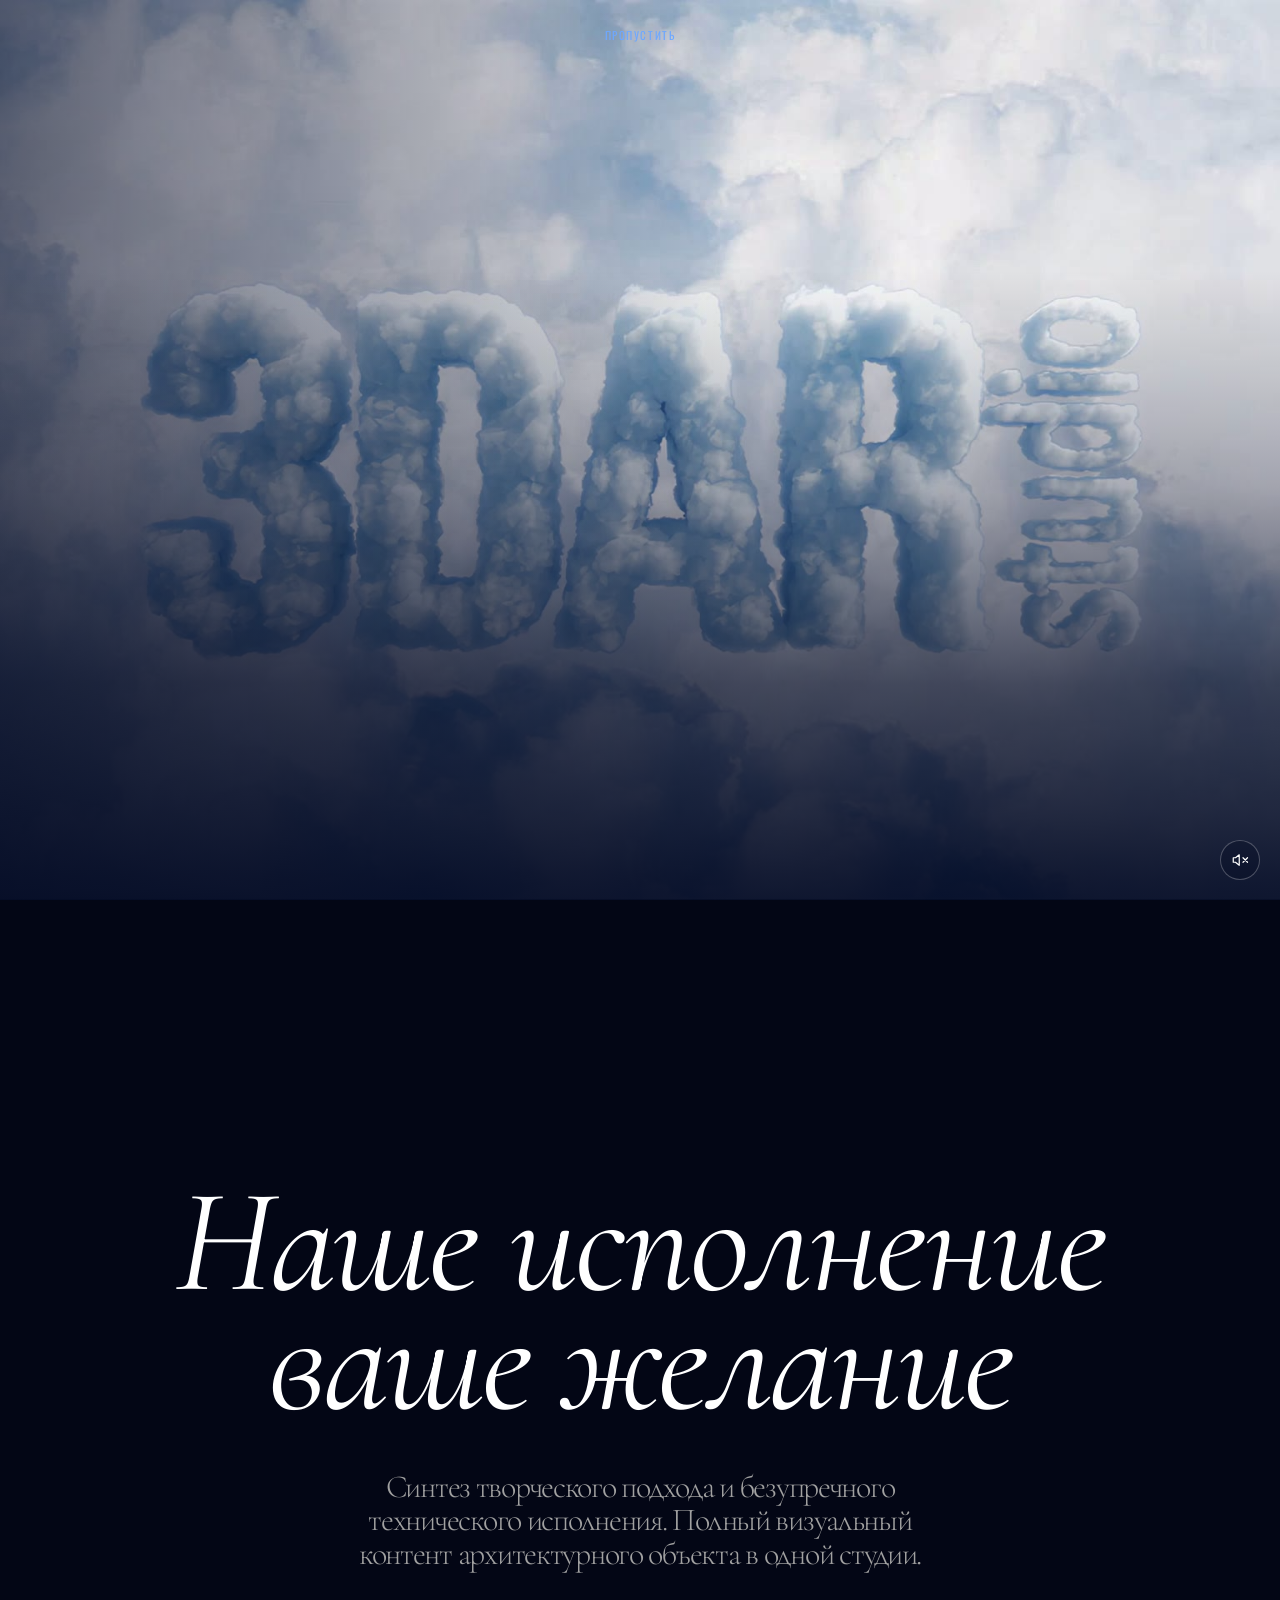
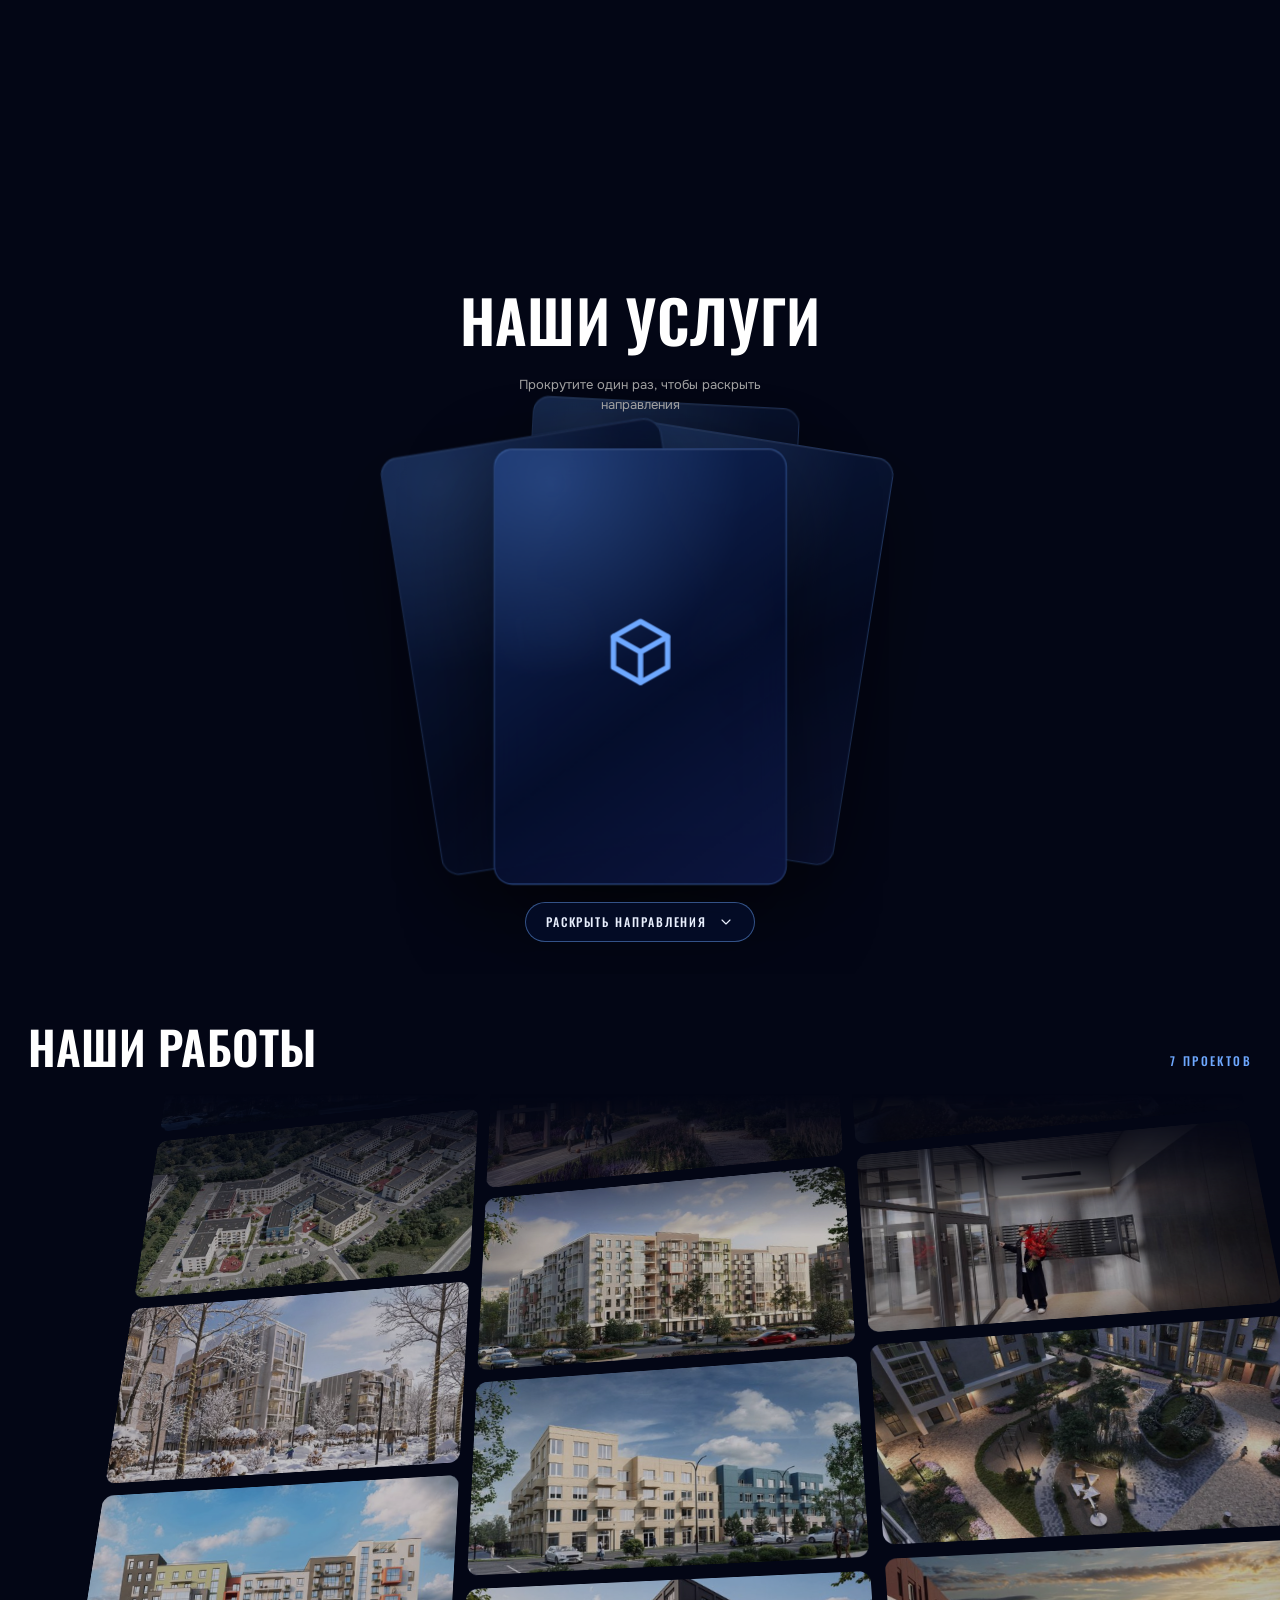
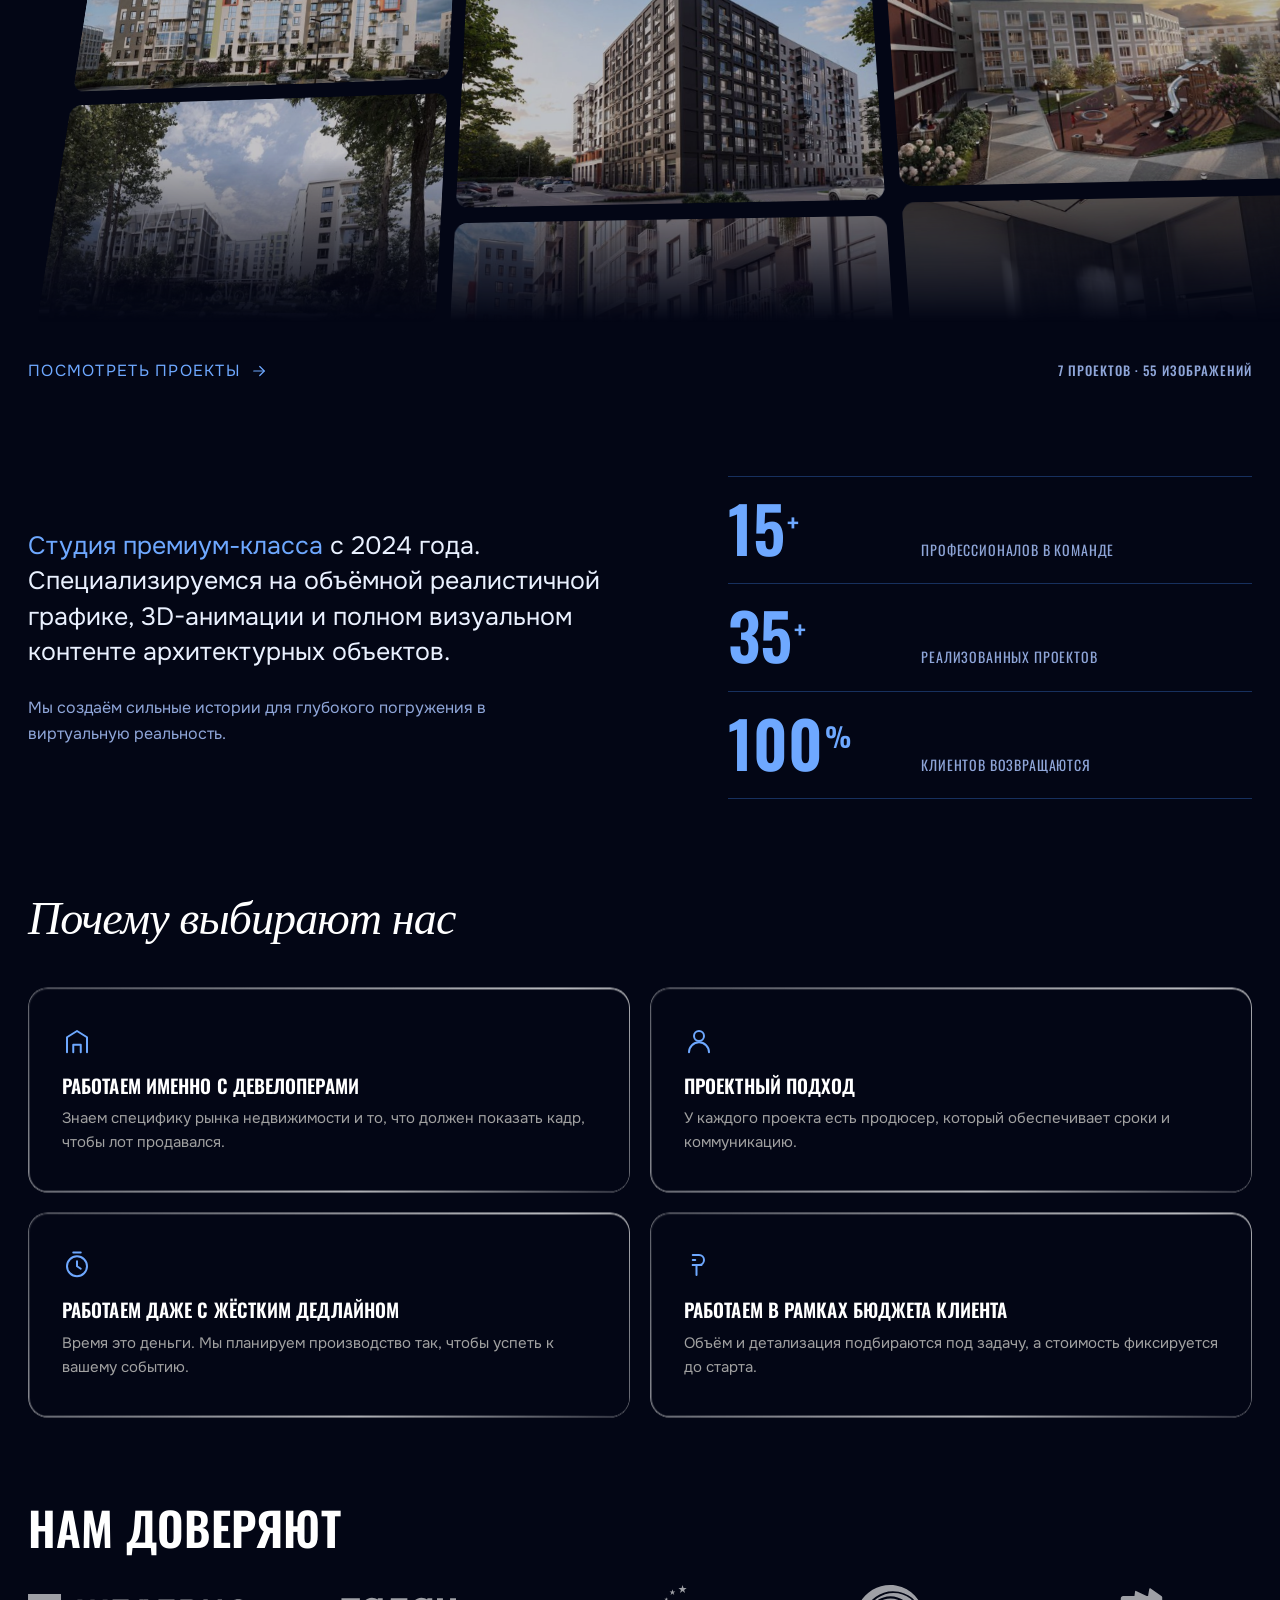
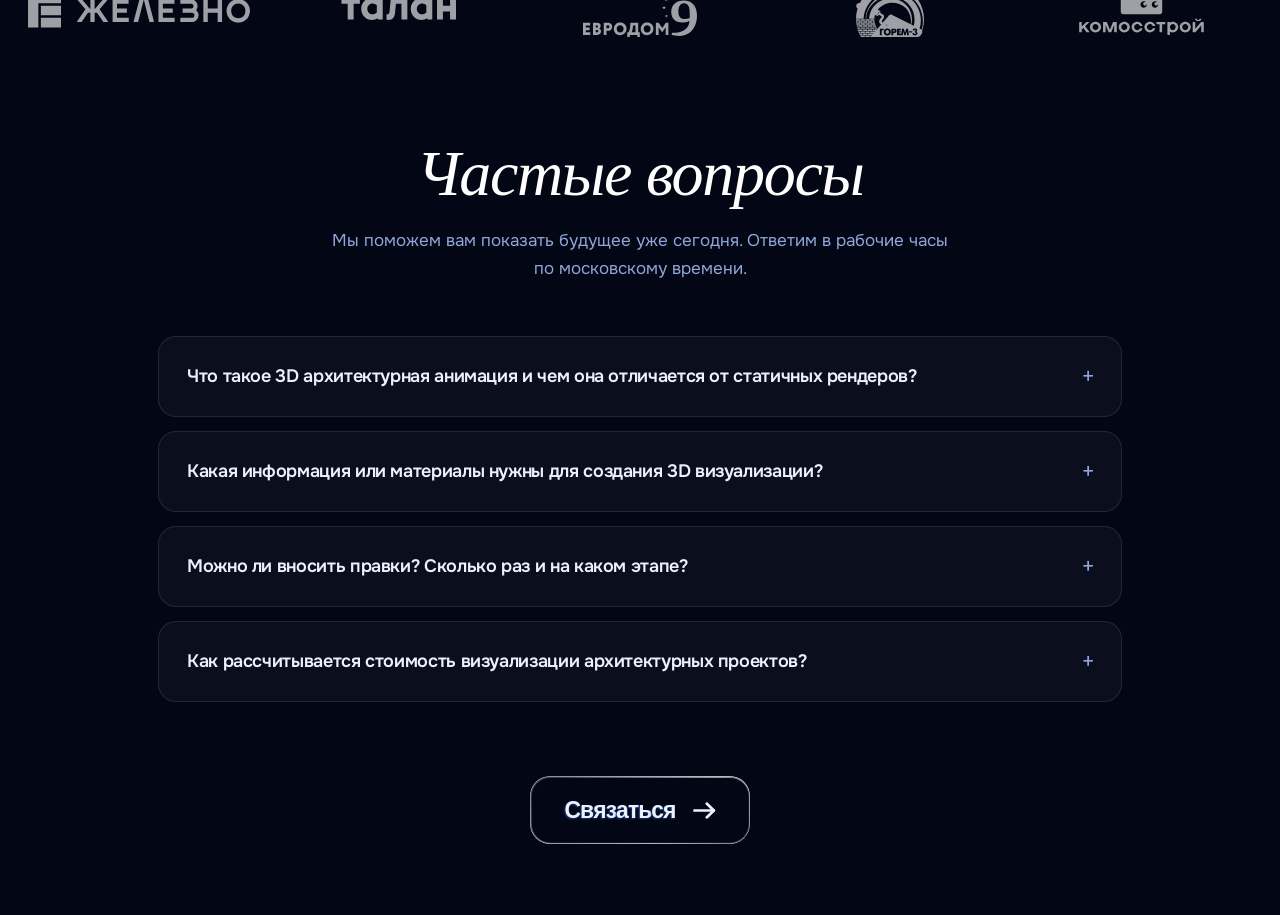
<file: index.html>
<!doctype html>
<html lang="ru">
<head>
<script src="transition-boot.js"></script>
<meta charset="utf-8">
<meta name="viewport" content="width=device-width, initial-scale=1">
<title>STUDIO 3DAR. Креативная студия архитектурной визуализации</title>
<meta name="description" content="3D-визуализация, архитектурная анимация, VR-туры и брендинг для девелоперов. Студия премиум-класса, 35+ реализованных проектов.">
<link rel="preload" as="video" href="media/hero-sound.mp4" type="video/mp4">
<link rel="icon" href="data:,">
<link rel="stylesheet" href="site.css?v=20260906b">
<link rel="preconnect" href="https://fonts.googleapis.com">
<link rel="preconnect" href="https://fonts.gstatic.com" crossorigin>
<link href="https://fonts.googleapis.com/css2?family=Oswald:wght@500;600;700&family=Onest:wght@400;500;600&display=swap" rel="stylesheet">
<style>
:root{
  --bg:#020a24;              /* deep navy */
  --bg-2:#071238;            /* navy */
  --line:#17305e;            /* mid navy hairline */
  --fg:#eaf1ff; --fg-2:#8fa6d9;  /* ice / light navy */
  --accent:#6ea8ff;          /* light blue */
  --accent-2:#3d6fd1;        /* royal blue */
  --bg-a:rgba(2,10,36,.72);  /* the navy as a glaze, so the wave field shows through */
  --bg-2a:rgba(7,18,56,.78);
  --r:14px;
  --ease:cubic-bezier(.16,1,.3,1);
}
*{box-sizing:border-box;margin:0;padding:0}
html{-webkit-text-size-adjust:100%;scroll-behavior:smooth}
body{
  background:#030615;color:var(--fg);        /* the field paints over this; never white if it is missing */
  font-family:Onest,system-ui,-apple-system,"Segoe UI",sans-serif;
  font-size:16px;line-height:1.6;
  overscroll-behavior-y:none;overflow-x:clip;
}
body.locked{overflow:hidden;height:100dvh}
img{max-width:100%;display:block}
a{color:inherit;text-decoration:none}
svg{display:block}
.wrap{max-width:1280px;margin:0 auto;padding:0 28px}

h1,h2,h3,.display{
  font-family:Oswald,"Arial Narrow",sans-serif;font-weight:600;
  text-transform:uppercase;letter-spacing:.005em;line-height:1.05;
}
.sec-h{font-size:clamp(30px,3.6vw,48px)}
.eyebrow{
  font-size:12px;letter-spacing:.2em;text-transform:uppercase;
  color:var(--accent);font-family:Oswald,sans-serif;font-weight:500;
}
.lnk{
  display:inline-flex;align-items:center;gap:10px;color:var(--accent);
  font-family:Oswald,sans-serif;font-weight:500;text-transform:uppercase;letter-spacing:.08em;font-size:14px;
}
.lnk svg{width:18px;height:18px;transition:transform .25s var(--ease)}
.lnk:hover svg{transform:translateX(5px)}

/* ---------- 3D button on «Связаться» ----------
   The component author's own CSS, values verbatim. Three deliberate departures:
   the inner classes are prefixed (bare .wrap / .content would collide with the
   page container in site.css); the rotate/skew sits behind --tilt because this
   button lives in a straight nav bar — set --tilt:rotate(353deg) skewX(4deg) on
   an instance to get the original's cocked look back; and the splash is centred
   properly instead of the author's translate(-17%,-31%), which is that same
   centre hard-coded for a 220x80 button and breaks at any other size.
   Doubled selector: .cta-list a would otherwise outrank the font and size. */
.cta.cta{
  --white:#eaf3ff;
  --purple-100:#bfdcff;
  --purple-200:#8fbaff;
  --purple-300:#6ea8ff;
  --purple-400:#2a63d6;
  --purple-500:#1a3a7a;
  --radius:18px;

  border-radius:var(--radius);
  outline:none;
  cursor:pointer;
  font-size:var(--fs,23px);
  font-family:Arial,sans-serif;
  font-weight:600;
  letter-spacing:-1px;
  background:transparent;
  border:0;
  position:relative;
  display:inline-block;
  flex:none;
  width:var(--w,220px);
  height:var(--h,80px);
  transform:var(--tilt,none);
  -webkit-tap-highlight-color:transparent;
}

.cta__bg{position:absolute;inset:0;border-radius:inherit;filter:blur(1px)}
.cta__bg::before,.cta__bg::after{
  content:"";position:absolute;inset:0;
  border-radius:calc(var(--radius) * 1.1);
  background:var(--purple-500);
}
/* the author stacks seven offset shadows here into a long diagonal smear;
   dropped — the button keeps its own soft halo and nothing else */
.cta__bg::before{filter:blur(5px);transition:all .3s ease}

.cta__wrap{
  display:block;border-radius:inherit;overflow:hidden;height:100%;
  transform:translate(6px,-6px);
  padding:3px;
  background:linear-gradient(to bottom,var(--purple-100) 0%,var(--purple-400) 100%);
  position:relative;
  transition:all .3s ease;
}

.cta__outline{
  position:absolute;overflow:hidden;inset:0;opacity:0;outline:none;
  border-radius:inherit;transition:all .4s ease;
}
.cta__outline::before{
  content:"";position:absolute;inset:2px;
  width:120px;height:300px;margin:auto;
  background:linear-gradient(to right,transparent 0%,white 50%,transparent 100%);
  animation:spin 3s linear infinite;
  animation-play-state:paused;
}

.cta__content{
  pointer-events:none;display:flex;align-items:center;justify-content:center;
  z-index:1;position:relative;height:100%;gap:16px;
  border-radius:calc(var(--radius) * .85);
  font-weight:600;transition:all .3s ease;
  background:linear-gradient(to bottom,var(--purple-300) 0%,var(--purple-400) 100%);
  box-shadow:
    inset -2px 12px 11px -5px var(--purple-200),
    inset 1px -3px 11px 0px rgb(0 0 0 / 35%);
}
.cta__content::before{
  content:"";inset:0;position:absolute;z-index:10;width:80%;top:45%;bottom:35%;
  opacity:.7;margin:auto;
  background:linear-gradient(to bottom,transparent,var(--purple-400));
  filter:brightness(1.3) blur(5px);
}

/* Every glyph is painted twice by pseudo-elements — ::after is the resting text,
   ::before the incoming one — which is what lets the letters swap in place. */
.cta__char{transition:all .3s ease;display:flex;align-items:center;justify-content:center}
.cta__char span{display:block;color:transparent;position:relative}
.cta__char.state-1 span{animation:charAppear 1.2s ease backwards calc(var(--i) * .03s)}
.cta__char.state-1 span::before,.cta__char span::after{
  content:attr(data-label);position:absolute;left:0;
  color:var(--white);text-shadow:-1px 1px 2px var(--purple-500);
}
.cta__char span::before{opacity:0;transform:translateY(-100%)}
.cta__char.state-2{position:absolute;left:0;right:0;justify-content:center;transform:translateX(20px)}
.cta__char.state-2 span::after{opacity:1}

.cta__icon{animation:resetArrow .8s cubic-bezier(.7,-.5,.3,1.2) forwards;z-index:10;display:grid;place-items:center}
.cta__icon i,.cta__icon i::before,.cta__icon i::after{height:3px;border-radius:1px;background-color:var(--white)}
.cta__icon i::before,.cta__icon i::after{
  content:"";position:absolute;right:0;transform-origin:center right;
  width:14px;border-radius:15px;transition:all .3s ease;
}
.cta__icon i{
  position:relative;display:block;width:24px;
  box-shadow:-2px 2px 5px var(--purple-400);
  transform:scale(.9);
  background:linear-gradient(to bottom,var(--white),var(--purple-100));
  animation:swingArrow 1s ease-in-out infinite;
  animation-play-state:paused;
}
.cta__icon i::before{
  transform:rotate(44deg);top:1px;
  box-shadow:1px -2px 3px -1px var(--purple-400);
  animation:rotateArrowLine 1s linear infinite;animation-play-state:paused;
}
.cta__icon i::after{
  bottom:1px;transform:rotate(316deg);
  box-shadow:-2px 2px 3px 0 var(--purple-400);
  background:linear-gradient(200deg,var(--white),var(--purple-100));
  animation:rotateArrowLine2 1s linear infinite;animation-play-state:paused;
}

.cta__path{
  position:absolute;z-index:12;inset:0;width:100%;height:100%;
  stroke-dasharray:150 480;stroke-dashoffset:150;pointer-events:none;
}
.cta__splash{
  position:absolute;left:50%;top:50%;transform:translate(-50%,-50%);
  width:342px;height:208px;pointer-events:none;
  stroke-dasharray:60 60;stroke-dashoffset:60;stroke:var(--purple-300);
  display:var(--splash,block);
}

/** STATES */
.cta:hover .cta__char.state-1 span::before{animation:charAppear .7s ease calc(var(--i) * .03s)}
.cta:hover .cta__char.state-1 span::after{opacity:1;animation:charDisappear .7s ease calc(var(--i) * .03s)}
.cta:hover .cta__wrap{transform:translate(8px,-8px)}
.cta:hover .cta__outline{opacity:1}
.cta:hover .cta__outline::before,
.cta:hover .cta__icon i::before,
.cta:hover .cta__icon i::after,
.cta:hover .cta__icon i{animation-play-state:running}

.cta:active .cta__bg::before{filter:blur(5px);opacity:.7}
.cta:active .cta__content{
  box-shadow:
    inset -1px 12px 8px -5px rgba(6,30,90,.45),
    inset 0px -3px 8px 0px var(--purple-200);
}
.cta:active .cta__outline{opacity:0}
.cta:active .cta__wrap{transform:translate(3px,-3px)}
/* :active alone is cancelled the moment the mouse is released, which on a real
   click is before the burst has begun — .pop keeps it running to the end */
.cta:active .cta__splash,.cta.pop .cta__splash{animation:splash .8s cubic-bezier(.3,0,0,1) forwards .05s}

.cta:focus .cta__path{animation:path 1.6s ease forwards .2s}
.cta:focus .cta__icon{animation:arrow 1s cubic-bezier(.7,-.5,.3,1.5) forwards}
.cta__char.state-2 span::after,
.cta:focus .cta__char.state-1 span{animation:charDisappear .5s ease forwards calc(var(--i) * .03s)}
.cta:focus .cta__char.state-2 span::after{animation:charAppear 1s ease backwards calc(var(--i) * .03s)}

@keyframes spin{0%{transform:rotate(0deg)}100%{transform:rotate(360deg)}}
@keyframes charAppear{
  0%{transform:translateY(50%);opacity:0;filter:blur(20px)}
  20%{transform:translateY(70%);opacity:1}
  50%{transform:translateY(-15%);opacity:1;filter:blur(0)}
  100%{transform:translateY(0);opacity:1}
}
@keyframes charDisappear{
  0%{transform:translateY(0);opacity:1}
  100%{transform:translateY(-70%);opacity:0;filter:blur(3px)}
}
@keyframes arrow{
  0%{opacity:1}
  50%{transform:translateX(60px);opacity:0}
  51%{transform:translateX(calc(var(--fly,-128px) - 72px));opacity:0}
  100%{transform:translateX(var(--fly,-128px));opacity:1}
}
@keyframes swingArrow{50%{transform:translateX(5px) scale(.9)}}
@keyframes rotateArrowLine{50%{transform:rotate(30deg)}80%{transform:rotate(55deg)}}
@keyframes rotateArrowLine2{50%{transform:rotate(330deg)}80%{transform:rotate(300deg)}}
@keyframes resetArrow{0%{transform:translateX(var(--fly,-128px))}100%{transform:translateX(0)}}
@keyframes path{from{stroke:white}to{stroke-dashoffset:-480;stroke:#cfe3ff}}
@keyframes splash{to{stroke-dasharray:2 60;stroke-dashoffset:-60}}

@media(prefers-reduced-motion:reduce){
  .cta *,.cta *::before,.cta *::after{animation:none !important;transition:none !important}
  .cta__char.state-2{display:none}
  .cta__char.state-1 span::after{opacity:1 !important}
}

/* ---------- nav ---------- */
.nav{
  position:fixed;inset:0 0 auto 0;z-index:40;height:74px;display:flex;align-items:center;
  background:linear-gradient(to bottom,rgba(2,10,36,.92),rgba(2,10,36,.86) 62%,transparent);
}
.nav::before{
  content:"";position:absolute;inset:0;z-index:-1;opacity:0;
  background:rgba(2,10,36,.93);
  -webkit-backdrop-filter:blur(12px);backdrop-filter:blur(12px);
  border-bottom:1px solid var(--line);
}
@supports (animation-timeline:scroll()){
  .nav::before{animation:navbg linear both;animation-timeline:scroll();animation-range:40vh 85vh}
  @keyframes navbg{to{opacity:1}}
}
.nav .wrap{display:flex;align-items:center;gap:36px;width:100%;padding-right:110px}
@media(max-width:900px){.nav .wrap{padding-right:86px}}
.mark{font-family:Oswald,sans-serif;font-weight:700;font-size:22px;letter-spacing:.02em}
.mark span{color:var(--accent)}
.nav nav{
  display:flex;
  font-family:Oswald,sans-serif;font-weight:500;text-transform:uppercase;
  letter-spacing:.1em;font-size:13px;color:rgba(238,240,250,.88);
}
.nav .gooey-nav-container{--color-1:#6ea8ff;--color-2:#79e9ff;--color-3:#8a6cff;--color-4:#eef4ff;position:relative;margin-left:auto;isolation:isolate;font-family:Oswald,sans-serif;font-weight:500;text-transform:uppercase;letter-spacing:.1em;font-size:13px}
.nav .gooey-nav-container nav{position:relative;transform:translate3d(0,0,.01px)}
.nav .gooey-nav-container ul{position:relative;z-index:3;display:flex;align-items:center;gap:5px;list-style:none;margin:0;padding:0;color:#eef4ff;text-shadow:0 1px 1px rgba(0,12,35,.28)}
.nav .gooey-nav-container li{position:relative;border-radius:999px;cursor:pointer;color:#eef4ff;box-shadow:0 0 .5px 1.5px transparent;transition:color .3s ease,box-shadow .3s ease}
.nav .gooey-nav-container li a{position:relative;z-index:2;display:inline-flex;align-items:center;justify-content:center;padding:.65em 1em;color:inherit;border-radius:999px;overflow:hidden}
.nav .gooey-nav-container .hover-circle{position:absolute;left:50%;bottom:var(--circle-bottom,-70px);z-index:1;display:block;width:var(--circle-size,110px);height:var(--circle-size,110px);border-radius:50%;background:#06112d;pointer-events:none;transform:translateX(-50%) scale(0);transform-origin:50% var(--circle-origin,90px);transition:transform .3s cubic-bezier(.16,1,.3,1)}
.nav .gooey-nav-container .label-stack{position:relative;z-index:2;display:inline-block;line-height:1;white-space:nowrap}
.nav .gooey-nav-container .pill-label,.nav .gooey-nav-container .pill-label-hover{display:inline-block;line-height:1;will-change:transform,opacity;transition:transform .3s cubic-bezier(.16,1,.3,1),opacity .3s ease}
.nav .gooey-nav-container .pill-label-hover{position:absolute;inset:0;color:#eef4ff;opacity:0;transform:translateY(calc(100% + 18px))}
.nav .gooey-nav-container li a:hover .hover-circle,.nav .gooey-nav-container li a:focus-visible .hover-circle{transform:translateX(-50%) scale(1.2)}
.nav .gooey-nav-container li a:hover .pill-label,.nav .gooey-nav-container li a:focus-visible .pill-label{transform:translateY(calc(-100% - 18px))}
.nav .gooey-nav-container li a:hover .pill-label-hover,.nav .gooey-nav-container li a:focus-visible .pill-label-hover{opacity:1;transform:translateY(0)}
.nav .gooey-nav-container li:focus-within:has(:focus-visible){box-shadow:0 0 .5px 1.5px #eef4ff}
.nav .gooey-nav-container li::after{content:"";position:absolute;inset:0;border-radius:999px;background:#eef4ff;opacity:0;transform:scale(0);transition:opacity .3s ease,transform .3s ease;z-index:-1}
.nav .gooey-nav-container li.active{color:#06112d;text-shadow:none}
.nav .gooey-nav-container li.active::after{opacity:1;transform:scale(1)}
.nav .gooey-nav-container .effect{position:absolute;left:0;top:0;width:0;height:0;opacity:1;pointer-events:none;display:grid;place-items:center;z-index:1;border-radius:999px}
.nav .gooey-nav-container .effect.text{color:#eef4ff;transition:color .3s ease}
.nav .gooey-nav-container .effect.text.active{color:#06112d}
.nav .gooey-nav-container .effect.filter{filter:blur(7px) contrast(100) blur(0);mix-blend-mode:lighten}
.nav .gooey-nav-container .effect.filter::before{content:"";position:absolute;inset:-54px;z-index:-2;background:transparent}
.nav .gooey-nav-container .effect.filter::after{content:"";position:absolute;inset:0;background:#eef4ff;transform:scale(0);opacity:0;z-index:-1;border-radius:999px}
.nav .gooey-nav-container .effect.active::after{animation:gooeyPill .3s ease both}
.nav .gooey-nav-container .particle,.nav .gooey-nav-container .point{display:block;opacity:0;width:20px;height:20px;border-radius:50%;transform-origin:center}
.nav .gooey-nav-container .particle{position:absolute;top:calc(50% - 8px);left:calc(50% - 8px);animation:gooeyParticle var(--time) ease 1 -350ms}
.nav .gooey-nav-container .point{background:var(--color);opacity:1;animation:gooeyPoint var(--time) ease 1 -350ms}
@keyframes gooeyPill{to{transform:scale(1);opacity:1}}
@keyframes gooeyParticle{
  0%{transform:rotate(0deg) translate(var(--start-x),var(--start-y));opacity:1;animation-timing-function:cubic-bezier(.55,0,1,.45)}
  70%{transform:rotate(calc(var(--rotate)*.5)) translate(calc(var(--end-x)*1.2),calc(var(--end-y)*1.2));opacity:1;animation-timing-function:ease}
  85%{transform:rotate(calc(var(--rotate)*.66)) translate(var(--end-x),var(--end-y));opacity:1}
  100%{transform:rotate(calc(var(--rotate)*1.2)) translate(calc(var(--end-x)*.5),calc(var(--end-y)*.5));opacity:1}
}
@keyframes gooeyPoint{
  0%{transform:scale(0);opacity:0;animation-timing-function:cubic-bezier(.55,0,1,.45)}
  25%{transform:scale(calc(var(--scale)*.25))}38%{opacity:1}65%,85%{transform:scale(var(--scale));opacity:1}100%{transform:scale(0);opacity:0}
}
@media(max-width:900px){.nav .gooey-nav-container{display:none}}

/* ---------- hero ---------- */
.hero{position:relative;height:100dvh;overflow:hidden;background:var(--bg)}
.hero video{position:absolute;inset:0;width:100%;height:100%;object-fit:cover;transform:none}
#film-reverse{opacity:0;pointer-events:none}
#film-reverse.is-playing{opacity:1}
.hero::after{
  content:"";position:absolute;inset:0;pointer-events:none;
  background:
    linear-gradient(to top,rgba(2,10,36,.95) 0%,rgba(2,10,36,.72) 24%,rgba(2,10,36,.3) 46%,transparent 70%),
    linear-gradient(to right,rgba(2,10,36,.6),transparent 58%);
}
/* above the shrinking clip (z 35) so the split halves stay in front of it, as the component layers its title over the media */
/* skips the scroll-driven clip: shown only while the hero holds the page */
.hero-skip{display:none;position:absolute;left:50%;right:auto;top:18px;bottom:auto;z-index:61;padding:9px 16px;border-radius:999px;transform:translateX(-50%);
  border:0;background:transparent;color:#6ea8ff;cursor:pointer;box-shadow:none;
  font-family:Oswald,sans-serif;font-size:11px;letter-spacing:.14em;text-transform:uppercase}
.hero-skip:hover{color:#a6caff}
.hero-skip:focus-visible{outline:2px solid #6ea8ff;outline-offset:3px}
body.locked .hero-skip{display:inline-flex}
.hero-sound{position:absolute;right:20px;bottom:20px;z-index:61;display:grid;place-items:center;width:40px;height:40px;padding:10px;border:1px solid rgba(255,255,255,.25);border-radius:50%;background:rgba(4,12,36,.3);color:#fff;cursor:pointer}
.hero-sound svg{width:18px;height:18px;fill:none;stroke:currentColor;stroke-width:1.6;stroke-linecap:round;stroke-linejoin:round}
.hero-sound .sound-off,.hero-sound[aria-pressed="false"] .sound-on{display:none}
.hero-sound[aria-pressed="false"] .sound-off{display:block}
.hero-sound:focus-visible{outline:2px solid #6ea8ff;outline-offset:3px}
/* the clip is its own screen: no top bar while it plays (the menu button is separate and stays) */
.nav{transition:opacity .4s ease}
body.locked .nav{opacity:0;pointer-events:none}
/* once left, the clip is out of the document: scrolling up at the very top brings it back through the transition */
.hero.is-left{display:none}
/* ---------- block + logo page transition (Drive: Silhouette PageTransition) ----------
   20 vertical blocks wipe in from the left (scaleX 0→1, .4s, .02s stagger), the wordmark draws
   itself on the covered screen, then the blocks wipe out to the right. Between the clip and the site. */
.blk{position:fixed;inset:0;display:flex;pointer-events:none;z-index:300}
.blk i{flex:1;height:100%;background:var(--bg-2);transform:scaleX(0);transform-origin:left}
.blk-logo{position:fixed;inset:0;z-index:301;display:grid;place-items:center;background:var(--bg-2);pointer-events:none;opacity:0}
.blk-logo svg{width:min(60vw,520px);height:auto;overflow:visible}
.blk-logo text{font-family:Oswald,sans-serif;font-weight:700;font-size:120px;letter-spacing:.04em;fill:transparent;stroke:#eaf1ff;stroke-width:1.5;stroke-linejoin:round}
.blk-logo tspan{fill:transparent;stroke:var(--accent)}
@media(max-width:900px){.hero-skip{top:18px}}
.hero-copy{position:absolute;left:0;right:0;bottom:clamp(28px,5vh,54px);z-index:36}
.hero-copy .wrap{display:block;max-width:none;margin:0;padding:0 clamp(30px,3.4vw,62px)}
/* StrokeText headline: measured SVG glyphs, one tspan per character, outline drawn then filled.
   strokeWidth 1.4, draw 1.6s, stagger .05s, fill wipes in behind the outline. */
/* the three phrases resolve out of ink (the gooey text reveal, same as the site copy),
   smaller, bottom left — the outline-draw headline is gone */
/* VFX-JS rasterizes the element itself (SVG foreignObject), where web fonts are not available —
   so the phrase is set in a system face and given room, or the second line wraps and is cropped */
.hero-h{display:block;max-width:820px;margin:0;font-family:"Arial Narrow",Arial,Helvetica,sans-serif;font-weight:700;text-transform:uppercase;
  font-size:clamp(54px,5.8vw,86px);line-height:1.1;letter-spacing:.01em;color:var(--fg);white-space:normal;max-width:min(1500px,90vw);text-wrap:balance}
.swap{transition:opacity .45s var(--ease),transform .45s var(--ease)}
.swapping .swap{opacity:0;transform:translateY(10px)}
@media(max-width:900px){
  .hero-copy{bottom:28px}
}

/* Parallax: past the clip the video becomes a fixed backdrop drifting at a third of
   scroll speed while the copy and the next section move at full speed. Scaled so
   the copy lands on navy, not on the picture. */
.hero video.is-fixed{position:fixed;inset:0;width:100%;height:100%;z-index:0;pointer-events:none;will-change:transform,opacity}
/* the scrim rides with the backdrop, so the darkening is continuous under the next page
   instead of stopping dead at the hero's bottom edge */
.hero.is-fixed::after{position:fixed;z-index:0;opacity:var(--fa,1)}
/* everything after the hero paints above the fixed backdrop (positioned, tree order) */
.services,.work,.about,.why,.trust,.faq,.contact{position:relative}
.work,.why,.trust,.contact{background:transparent}

/* ---------- services: one-gesture dimensional card reveal ---------- */
.services{
  position:relative;min-height:100svh;overflow:clip;isolation:isolate;
  background:rgba(2,10,36,.58);
}
.services::before,.services::after{
  content:"";position:absolute;inset:-28%;z-index:-2;pointer-events:none;
  background:
    linear-gradient(rgba(110,168,255,.055) 1px,transparent 1px) 0 0/72px 72px,
    linear-gradient(90deg,rgba(110,168,255,.055) 1px,transparent 1px) 0 0/72px 72px,
    radial-gradient(ellipse at 20% 30%,rgba(54,111,231,.44),transparent 34%),
    radial-gradient(ellipse at 78% 68%,rgba(108,79,220,.27),transparent 31%),
    radial-gradient(ellipse at 52% 44%,rgba(71,156,255,.18),transparent 28%);
  filter:blur(18px);transform:translate3d(-3%,-2%,0) scale(1.08);
  animation:serviceAurora 15s ease-in-out infinite alternate;
}
.services::after{
  z-index:-1;opacity:.55;filter:blur(54px);transform:translate3d(5%,3%,0) scale(1.16);
  animation-duration:21s;animation-direction:alternate-reverse;
}
@keyframes serviceAurora{
  0%{transform:translate3d(-4%,-3%,0) scale(1.06) rotate(-2deg)}
  50%{transform:translate3d(4%,2%,0) scale(1.13) rotate(2deg)}
  100%{transform:translate3d(-1%,5%,0) scale(1.09) rotate(-1deg)}
}
.services__stage{
  min-height:100svh;display:grid;grid-template-rows:auto 1fr auto;
  align-items:center;padding-top:clamp(76px,10vh,118px);padding-bottom:clamp(28px,5vh,56px);
}
.services__head{position:relative;z-index:6;display:grid;justify-items:center;text-align:center;gap:8px}
.services__head h2{font-size:clamp(2rem,4.6vw,5.4rem);line-height:.94}
.services__hint{max-width:32ch;text-align:center;color:var(--fg-2);font-size:13px;line-height:1.5}
.service-deck{
  position:relative;width:100%;max-width:1400px;min-height:470px;height:clamp(470px,50vh,540px);margin:auto;perspective:1600px;
  transform-style:preserve-3d;touch-action:pan-y;
}
.service-card{
  --card-accent:110,168,255;
  position:absolute;left:50%;top:50%;z-index:var(--z,1);
  width:clamp(240px,22vw,304px);height:420px;
  padding:23px 25px;border:1px solid rgba(var(--card-accent),.34);border-radius:18px;
  display:flex;flex-direction:column;justify-content:space-between;overflow:hidden;
  color:var(--fg);background:
    linear-gradient(145deg,rgba(18,42,96,.92),rgba(5,14,45,.9) 58%,rgba(13,23,67,.94));
  box-shadow:0 32px 90px rgba(0,0,0,.48),inset 0 1px rgba(255,255,255,.09);
  backdrop-filter:blur(18px);-webkit-backdrop-filter:blur(18px);
  transform-style:preserve-3d;transform-origin:50% 90%;backface-visibility:hidden;will-change:transform,opacity,filter;
  transition:transform 1500ms cubic-bezier(.25,.8,.2,1),border-color .4s ease,box-shadow .4s ease,filter .85s ease;
  transition-delay:0ms;
}
.service-card::before{
  content:"";position:absolute;inset:-1px;pointer-events:none;
  background:radial-gradient(circle at 20% 8%,rgba(var(--card-accent),.23),transparent 42%);
}
.service-card:nth-child(1){--slot:1;--z:4;transform:translate3d(-50%,-43%,60px) rotate(0deg)}
.service-card:nth-child(2){--slot:0;--z:3;transform:translate3d(-72%,-48%,10px) rotate(-9deg);filter:brightness(.72)}
.service-card:nth-child(3){--slot:2;--z:1;transform:translate3d(-47%,-59%,-90px) rotate(3deg);filter:brightness(.64)}
.service-card:nth-child(4){--slot:3;--z:2;transform:translate3d(-28%,-49%,-30px) rotate(9deg);filter:brightness(.72)}
.services.is-open .service-card{--z:3;transform:translate3d(calc(-50% + (var(--slot) - 1.5) * (100% + 16px)),-46%,0) rotate(0deg);filter:none;transition-delay:0ms}
.services.is-open .service-card:nth-child(1),.services.is-open .service-card:nth-child(3){transition-delay:65ms}
.service-card:hover,.service-card:focus-within{
  border-color:rgba(var(--card-accent),.85);box-shadow:0 38px 100px rgba(0,0,0,.54),0 0 0 1px rgba(var(--card-accent),.25),0 0 48px rgba(var(--card-accent),.15);
}
.service-card__top{position:relative;display:flex;align-items:center;justify-content:flex-start}
.service-card__top svg{width:34px;height:34px;color:rgb(var(--card-accent))}
.service-card__body{position:relative;margin:auto 0;display:grid;gap:clamp(18px,2.2vh,26px)}
.service-card h3{font-size:clamp(1.85rem,2.7vw,3rem);line-height:.92;margin:0}
.service-card h3 em{display:block;font-style:normal;color:rgb(var(--card-accent))}
.service-card p{color:#bdcae8;font-size:clamp(.82rem,.92vw,.94rem);line-height:1.55}
.service-deck__toggle{
  justify-self:center;position:relative;z-index:7;border:1px solid rgba(110,168,255,.45);border-radius:999px;
  min-width:230px;padding:11px 19px;display:inline-flex;align-items:center;justify-content:center;gap:11px;
  color:var(--fg);background:rgba(5,16,51,.64);font:500 12px/1 Oswald,sans-serif;letter-spacing:.16em;text-transform:uppercase;
  cursor:pointer;backdrop-filter:blur(14px);transition:border-color .3s ease,background .3s ease;
}
.service-deck__toggle:hover,.service-deck__toggle:focus-visible{border-color:var(--accent);background:rgba(16,39,91,.85);outline:none}
.service-deck__toggle svg{width:16px;height:16px;transition:transform .5s var(--ease)}
.services.is-open .service-deck__toggle svg{transform:rotate(180deg)}
.services.is-open .service-deck__toggle{display:none}

.brand-service{
  position:relative;min-height:76svh;display:grid;place-items:center;overflow:hidden;
  background:
    radial-gradient(circle at 76% 42%,rgba(92,77,210,.18),transparent 36%),
    linear-gradient(#020a24,#030615);
}
.brand-service__inner{display:grid;grid-template-columns:minmax(430px,.95fr) minmax(0,1.05fr);gap:clamp(54px,8vw,130px);align-items:center;padding-top:12vh;padding-bottom:12vh}
.brand-service__mark{color:var(--accent);display:flex;align-items:center;gap:18px}
.brand-service__mark svg{width:42px;height:42px;flex:none}
.brand-service h2{font-size:clamp(3rem,7vw,8rem);line-height:.9}
.brand-service h2 em{font-style:normal;color:var(--accent)}
.brand-service p{max-width:38ch;color:var(--fg-2);font-size:clamp(1.05rem,1.55vw,1.35rem);line-height:1.7}
.brand-service__inner>*{opacity:0;transform:translateY(34px);transition:opacity .85s ease,transform 1.05s var(--ease)}
.brand-service__inner>:last-child{transition-delay:.12s}
.brand-service.is-visible .brand-service__inner>*{opacity:1;transform:none}

@media(max-width:900px){.services__hint{display:none}}
@media(max-width:850px){
  .service-card{width:min(76vw,290px);height:420px;padding:24px}
  .service-deck{min-height:490px;height:490px;transition:min-height 1.1s cubic-bezier(.22,.85,.18,1),height 1.1s cubic-bezier(.22,.85,.18,1)}
  .services.is-open .service-deck{min-height:940px;height:940px}
  .services.is-open .service-card{width:calc((100% - 12px)/2);height:440px;top:0;left:0;padding:22px;transition-delay:0ms}
  .services.is-open .service-card:nth-child(2){transform:translate3d(0,20px,0) rotate(0deg)}
  .services.is-open .service-card:nth-child(1){transform:translate3d(calc(100% + 12px),20px,0) rotate(0deg)}
  .services.is-open .service-card:nth-child(3){transform:translate3d(0,480px,0) rotate(0deg)}
  .services.is-open .service-card:nth-child(4){transform:translate3d(calc(100% + 12px),480px,0) rotate(0deg)}
}
@media(max-width:500px){
  .services__stage{padding-top:76px;padding-bottom:22px}
  .services__head h2{font-size:clamp(2.2rem,11vw,3.7rem)}
  .service-deck{height:490px;min-height:490px}
  .service-card{width:min(82vw,340px);height:clamp(170px,20svh,205px);border-radius:20px;padding:19px 21px}
  .service-card__top svg{width:25px;height:25px}.service-card h3{font-size:clamp(1.6rem,8vw,2.35rem);margin-bottom:9px}
  .service-card h3 em{display:inline}.service-card p{font-size:12px;line-height:1.42}.service-card__number{font-size:10px}
  .services.is-open .service-deck{min-height:1780px;height:1780px}
  .services.is-open .service-card{width:100%;height:420px}
  .services.is-open .service-card:nth-child(2){transform:translate3d(0,20px,0) rotate(0deg)}
  .services.is-open .service-card:nth-child(1){transform:translate3d(0,460px,0) rotate(0deg)}
  .services.is-open .service-card:nth-child(3){transform:translate3d(0,900px,0) rotate(0deg)}
  .services.is-open .service-card:nth-child(4){transform:translate3d(0,1340px,0) rotate(0deg)}
  .brand-service{min-height:68svh}
}
@media(prefers-reduced-motion:reduce){
  .services::before,.services::after{animation:none}
  .service-card,.service-deck__toggle svg,.brand-service__inner>*{transition:none}
}
/* the statement: full screen, the demo's 12vw title, copy centred beneath */
/* a long scroll: the block is 2.8 screens tall, the words stay pinned in the middle while
   the scroll reveals the title letter by letter and then the paragraph word by word */
.typo{height:280vh;position:relative}
.typo__inner{position:sticky;top:0;height:100vh;display:grid;place-content:center;width:100%;text-align:center;padding:0 2rem;box-sizing:border-box}
.typo__p .word{display:inline-block;will-change:opacity,transform}
.typo__title{margin:22px 0 0;display:grid;gap:1.2vw;font-family:Oswald,sans-serif;font-weight:600;text-transform:uppercase;
  font-size:clamp(3rem,9.6vw,11rem);line-height:.9;letter-spacing:-.01em;color:var(--fg)}
.typo__title .char{display:inline-block;will-change:opacity,transform}
.typo__title .word{white-space:nowrap;display:inline-block}
.typo__p{max-width:660px;margin:2.2rem auto 0;font-size:clamp(1.05rem,1.4vw,1.25rem);line-height:1.5;color:var(--fg-2)}
/* ---------- portfolio: a self-contained, independently scrollable drift wall ---------- */
.work{padding:64px 0}
.work-head{display:flex;align-items:flex-end;justify-content:space-between;gap:28px}
#wall-track{position:relative;width:calc(100% - 48px);max-width:1680px;height:clamp(620px,78vh,860px);margin:44px auto 0;overflow:hidden;border:1px solid rgba(166,196,255,.13);border-radius:24px;background:rgba(3,10,34,.32)}
#wall-frame{position:relative;height:100%;overflow:hidden;background:transparent}
/* Drift wall: every tunable is a --dw-* variable set from wall-settings.js (see wall-test.html) */
#wall-vignette{position:absolute;inset:0;perspective:var(--dw-perspective,1200px);perspective-origin:50% 50%;
  -webkit-mask-image:radial-gradient(ellipse 78% 82% at 50% 46%,#000 var(--dw-edge,95%),transparent 100%),linear-gradient(to top,#000 var(--dw-edge,95%),transparent 100%);
  -webkit-mask-composite:source-in;
  mask-image:radial-gradient(ellipse 78% 82% at 50% 46%,#000 var(--dw-edge,95%),transparent 100%),linear-gradient(to top,#000 var(--dw-edge,95%),transparent 100%);
  mask-composite:intersect}
#wall-plane{position:absolute;left:50%;top:50%;transform-style:preserve-3d;transform:translate(-50%,-50%) rotateX(var(--dw-tilt,20deg)) rotateY(var(--dw-turn,-9deg)) rotateZ(var(--dw-roll,0deg)) translateZ(calc(var(--dw-depth,230px) * -1));display:flex;align-items:center}
.col{flex:none;width:calc(var(--dw-tile-w,192px) + var(--dw-gap,10px));display:flex;flex-direction:column;will-change:transform;transform-style:preserve-3d}   /* without this the column flattens its tiles and the hover lift has no depth */
.tile{
  position:relative;display:block;flex:none;width:var(--dw-tile-w,192px);height:var(--dw-tile-h,148px);margin-bottom:var(--dw-gap,10px);
  border-radius:var(--dw-radius,14px);background:var(--bg-2);transform-style:preserve-3d;will-change:transform,opacity;
  opacity:var(--dw-dim,1);overflow:visible;clip-path:inset(-120px);               /* solid, or the wave field shows through the renders */
  transition:opacity .42s cubic-bezier(.22,1,.36,1),transform .42s cubic-bezier(.22,1,.36,1),clip-path .7s ease-in-out;
}
/* opening a project (RepeatingImageTransition): the other tiles fall back, the pressed
   one wipes out top-to-bottom while its copies hop across to where the reel's card is */
#wall-plane.gone .tile{opacity:0;transform:scale(.8)}
#wall-plane.gone .tile.hot{transform:none;clip-path:inset(100% 0 0 0)}
.mover{position:fixed;background-size:cover;background-position:50% 50%;border-radius:var(--r);pointer-events:none;will-change:clip-path,opacity}
.reel.opening{background:transparent}
.reel{transition:background-color .7s ease-in-out}
.tile .clip{position:absolute;inset:0;border-radius:var(--dw-radius,14px);overflow:hidden;display:block}
.tile img{width:100%;height:100%;object-fit:cover;filter:grayscale(var(--dw-gray,0)) saturate(.92);transition:filter .42s cubic-bezier(.22,1,.36,1)}
.tile .veil{position:absolute;inset:0;background:var(--dw-overlay,#060010);opacity:var(--dw-overlay-a,.42);pointer-events:none;transition:opacity .42s cubic-bezier(.22,1,.36,1)}
.tile.hot,.tile:focus-visible{opacity:1;transform:translateZ(var(--dw-lift,48px));box-shadow:0 24px 60px -18px rgba(0,0,0,.7)}
.tile.hot img,.tile:focus-visible img{filter:saturate(1.05) brightness(1)}
.tile.hot .veil,.tile:focus-visible .veil{opacity:0}
/* Project names return on hover, but remain contained inside their own image. */
.tile .cap{position:absolute;left:16px;right:16px;bottom:14px;z-index:2;font-family:Oswald,sans-serif;font-weight:500;font-size:14px;line-height:1.2;letter-spacing:.08em;text-transform:uppercase;color:var(--fg);text-shadow:0 1px 10px rgba(0,0,0,.85);opacity:0;transform:translateY(8px);transition:opacity .35s cubic-bezier(.22,1,.36,1),transform .35s cubic-bezier(.22,1,.36,1);pointer-events:none}
.tile.hot .cap,.tile:focus-visible .cap{opacity:1;transform:none}
/* BorderGlow on the hovered tile: edgeSensitivity 24, glowRadius 80, coneSpread 25.
   --edge-proximity and --cursor-angle are written by the script per pointer move. */
.tile{
  --edge-proximity:0;--cursor-angle:45deg;--edge-sensitivity:24;--color-sensitivity:44;--cone-spread:25;--glow-padding:80px;
  --glow-color:hsl(218deg 92% 72% / 100%);
  --glow-color-60:hsl(218deg 92% 72% / 100%);
  --glow-color-50:hsl(218deg 92% 72% / 100%);
  --glow-color-40:hsl(218deg 92% 72% / 100%);
  --glow-color-30:hsl(218deg 92% 72% / 90%);
  --glow-color-20:hsl(218deg 92% 72% / 60%);
  --glow-color-10:hsl(218deg 92% 72% / 30%);
  --gradient-one:radial-gradient(at 80% 55%,#6ea8ff 0px,transparent 50%);
  --gradient-two:radial-gradient(at 69% 34%,#a9c9ff 0px,transparent 50%);
  --gradient-three:radial-gradient(at 8% 6%,#3d6fd1 0px,transparent 50%);
  --gradient-four:radial-gradient(at 41% 38%,#6ea8ff 0px,transparent 50%);
  --gradient-five:radial-gradient(at 86% 85%,#a9c9ff 0px,transparent 50%);
  --gradient-six:radial-gradient(at 82% 18%,#3d6fd1 0px,transparent 50%);
  --gradient-seven:radial-gradient(at 51% 4%,#a9c9ff 0px,transparent 50%);
  --gradient-base:linear-gradient(#6ea8ff 0 100%);
}
.tile::before,.tile > .edge{content:"";position:absolute;inset:0;border-radius:var(--r);transition:opacity .25s ease-out;z-index:-1;pointer-events:none}
.tile:not(.hot)::before,.tile:not(.hot) > .edge{opacity:0;transition:opacity .75s ease-in-out}
.tile::before{
  border:1px solid transparent;
  background:
    linear-gradient(#071238 0 100%) padding-box,
    linear-gradient(rgb(255 255 255 / 0%) 0% 100%) border-box,
    var(--gradient-one) border-box,var(--gradient-two) border-box,var(--gradient-three) border-box,
    var(--gradient-four) border-box,var(--gradient-five) border-box,var(--gradient-six) border-box,
    var(--gradient-seven) border-box,var(--gradient-base) border-box;
  opacity:calc((var(--edge-proximity) - var(--color-sensitivity)) / (100 - var(--color-sensitivity)));
  -webkit-mask-image:conic-gradient(from var(--cursor-angle) at center,black calc(var(--cone-spread) * 1%),transparent calc((var(--cone-spread) + 15) * 1%),transparent calc((100 - var(--cone-spread) - 15) * 1%),black calc((100 - var(--cone-spread)) * 1%));
  mask-image:conic-gradient(from var(--cursor-angle) at center,black calc(var(--cone-spread) * 1%),transparent calc((var(--cone-spread) + 15) * 1%),transparent calc((100 - var(--cone-spread) - 15) * 1%),black calc((100 - var(--cone-spread)) * 1%));
}
.tile > .edge{
  inset:calc(var(--glow-padding) * -1);z-index:1;
  -webkit-mask-image:conic-gradient(from var(--cursor-angle) at center,black 2.5%,transparent 10%,transparent 90%,black 97.5%);
  mask-image:conic-gradient(from var(--cursor-angle) at center,black 2.5%,transparent 10%,transparent 90%,black 97.5%);
  opacity:calc((var(--edge-proximity) - var(--edge-sensitivity)) / (100 - var(--edge-sensitivity)));
  mix-blend-mode:plus-lighter;
}
.tile > .edge::before{
  content:"";position:absolute;inset:var(--glow-padding);border-radius:var(--r);
  box-shadow:
    inset 0 0 0 1px var(--glow-color),
    inset 0 0 1px 0 var(--glow-color-60),
    inset 0 0 3px 0 var(--glow-color-50),
    inset 0 0 6px 0 var(--glow-color-40),
    inset 0 0 15px 0 var(--glow-color-30),
    inset 0 0 25px 2px var(--glow-color-20),
    inset 0 0 50px 2px var(--glow-color-10),
    0 0 1px 0 var(--glow-color-60),
    0 0 3px 0 var(--glow-color-50),
    0 0 6px 0 var(--glow-color-40),
    0 0 15px 0 var(--glow-color-30),
    0 0 25px 2px var(--glow-color-20),
    0 0 50px 2px var(--glow-color-10);
}
#wall-foot{position:relative;z-index:5}
#wall-foot .wrap{padding-top:36px;display:flex;align-items:baseline;justify-content:space-between;gap:24px}
.wall-count{font-family:Oswald,sans-serif;font-weight:500;font-size:13px;letter-spacing:.08em;text-transform:uppercase;color:var(--fg-2)}
@media(max-width:900px){.work{padding:56px 0}#wall-track{width:calc(100% - 24px);border-radius:16px}}

/* ---------- project reel: the wall's click-through ----------
   The Drive demo's slide changer, in plain CSS: the outgoing frame zooms up and
   drifts left as it blurs away, the next one arrives from the right, and the
   background is the current image itself, huge and blurred, so the whole screen
   takes its colour. Wheel / drag / arrows / dots slide through the project. */
.reel{position:fixed;inset:0;z-index:90;display:none;overflow:hidden;background:var(--bg);touch-action:none;user-select:none;cursor:grab}
.reel[open]{display:block}
.reel.drag{cursor:grabbing}
.reel__wash{position:absolute;inset:0;z-index:0;opacity:0;
  background:radial-gradient(ellipse 85% 90% at 50% 50%,var(--tint,transparent) 0%,rgba(2,10,36,0) 74%)}
.reel__veil{position:absolute;inset:0;z-index:1;pointer-events:none;
  background:radial-gradient(ellipse 72% 72% at 50% 46%,rgba(2,10,36,.06),rgba(2,10,36,.66))}
.reel__stage{position:absolute;inset:0;z-index:2;display:grid;place-items:center;perspective:1000px;perspective-origin:50% 50%}
/* Read off the clip frame by frame: it is a dolly INTO a stack of cards in
   real depth. Cards alternate two slots (odd left of centre, even right) and
   sit one behind the other on the z axis; scrolling moves the camera forward,
   so the front card swells past the lens and washes out while the one behind
   it comes into focus. Perspective does the scaling — and the sideways drift
   of the swelling card the clip shows — nothing is scaled by hand. */
.slide{position:absolute;width:min(56vw,960px);aspect-ratio:16/9;border-radius:8px;overflow:hidden;
  background:var(--bg-2);box-shadow:0 40px 120px -32px rgba(0,0,0,.8);opacity:0;visibility:hidden;pointer-events:none;
  will-change:transform,opacity,filter}
.slide img{display:block;width:100%;height:100%;object-fit:contain}
@media(max-width:900px){.slide{width:86vw}}
/* the opening run: the pressed frame, then every other one wiping in over it,
   landing back on the pressed one — the reel this page had before */
.reel__intro{opacity:1;visibility:visible;filter:none;background:transparent}
.reel__intro:not(:has(img.in)){box-shadow:none}   /* no shadow box before the frame has wiped in */
/* while the run plays, the slider underneath stays out of sight — otherwise its empty card box shows before the first frame has wiped in */
.reel__stage:has(.reel__intro:not([hidden])) .slide:not(.reel__intro){visibility:hidden !important}
.reel__intro img{position:absolute;inset:0;clip-path:inset(0 0 100% 0);
  transition:clip-path 1s cubic-bezier(.25,.46,.45,.94)}
.reel__intro.fast img{transition-duration:.5s}   /* switching projects: the run at double speed */
.reel__intro img.in{clip-path:inset(0)}
/* the thin line that sweeps across on every change */
.reel__arc{position:absolute;inset:0;z-index:2;width:100%;height:100%;pointer-events:none}
.reel__arc path{fill:none;stroke:rgba(238,240,250,.6);stroke-width:1;vector-effect:non-scaling-stroke;
  stroke-dasharray:1400;stroke-dashoffset:1400;opacity:0}
.reel.sweep .reel__arc path{animation:arcSweep 1.5s cubic-bezier(.65,0,.35,1)}
@keyframes arcSweep{0%{stroke-dashoffset:1400;opacity:0}25%{opacity:.8}100%{stroke-dashoffset:0;opacity:0}}
/* the demo's hud: index + name at the left, the spec block at the right */
.reel__hud{position:absolute;inset:0;z-index:26;pointer-events:none;   /* above the enlarged frame, so arrows/dots stay usable */font-family:Oswald,sans-serif;
  text-transform:uppercase;letter-spacing:.14em;color:var(--fg)}
.reel__hud > div{position:absolute}
.reel__id{left:clamp(16px,3.5vw,58px);top:50%;transform:translateY(-50%);display:grid;gap:10px;max-width:190px;font-size:12px;color:var(--fg-2)}
.reel__id b{font-weight:500;font-size:17px;letter-spacing:.05em;line-height:1.2;color:var(--fg)}
.reel__id i{display:block;width:9px;height:9px;border-radius:50%;background:var(--accent)}
.reel__spec{right:clamp(16px,3.5vw,58px);top:50%;transform:translateY(-50%);text-align:right;display:grid;gap:8px;font-size:11px;color:var(--fg-2)}
.reel__spec .lnk{pointer-events:auto;justify-content:flex-end;font-size:11px}
.reel__bar{left:0;right:0;bottom:clamp(18px,4vh,42px);display:flex;flex-direction:column;gap:14px;align-items:center;pointer-events:auto}
.reel__row{display:flex;gap:10px;align-items:center}
.reel__all{padding:9px 16px;border:1px solid rgba(238,240,250,.25);border-radius:999px;color:var(--fg);font-family:Oswald,sans-serif;font-size:11px;letter-spacing:.14em;text-transform:uppercase}
.reel__all:hover,.reel__all[aria-pressed=true]{border-color:var(--accent);color:var(--accent)}
/* the other projects, top left: the main render of each, name underneath */
.reel__others{left:clamp(16px,3.5vw,58px);top:24px;display:flex;gap:14px;pointer-events:auto;max-width:calc(100vw - 260px);overflow-x:auto;scrollbar-width:none}
.reel__others button{width:112px;flex:none;padding:0;border:0;background:none;color:var(--fg-2);cursor:pointer;text-align:left;
  font-family:Oswald,sans-serif;font-size:10px;letter-spacing:.1em;text-transform:uppercase;line-height:1.3}
.reel__others img{display:block;width:100%;aspect-ratio:16/9;object-fit:cover;border-radius:6px;margin-bottom:6px;
  opacity:.75;transition:opacity .3s,transform .3s}
.reel__others button:hover img{opacity:1;transform:translateY(-2px)}
.reel__others button:hover{color:var(--fg)}
.reel__others span{display:block;max-width:112px;white-space:nowrap;overflow:hidden;text-overflow:ellipsis}
/* every frame of the project at once */
.reel__grid{position:absolute;inset:0;z-index:20;overflow-y:auto;padding:96px clamp(16px,4vw,64px) 120px;
  display:grid;grid-template-columns:repeat(auto-fill,minmax(220px,1fr));gap:14px;align-content:start;background:rgba(2,10,36,.92)}
.reel__grid[hidden]{display:none}
.reel__tool{pointer-events:auto;justify-self:end;background:none;border:1px solid rgba(238,240,250,.25);border-radius:999px;padding:6px 12px;color:var(--fg);
  font-family:Oswald,sans-serif;font-size:11px;letter-spacing:.14em;text-transform:uppercase;cursor:pointer}
.reel__tool:hover{border-color:var(--accent);color:var(--accent)}
/* the enlarged frame: the whole image, as big as the screen allows */
.reel__big{position:absolute;inset:0;z-index:25;display:grid;place-items:center;background:rgba(2,10,36,.96);cursor:zoom-out}
.reel__big[hidden]{display:none}
.reel__big img{max-width:96vw;max-height:92vh;width:auto;height:auto;object-fit:contain;border-radius:8px;box-shadow:0 40px 120px -32px rgba(0,0,0,.8);
  transform-origin:0 0;transition:transform .12s ease-out;cursor:zoom-in;will-change:transform}
.reel__big.zoomed{cursor:grab}.reel__big.zoomed img{cursor:grab}.reel__big.panning img{cursor:grabbing;transition:none}
.reel__grid button{padding:0;border:0;background:var(--bg-2);border-radius:8px;overflow:hidden;cursor:pointer;aspect-ratio:16/9;outline:2px solid transparent;transition:outline-color .3s}
.reel__grid button img{display:block;width:100%;height:100%;object-fit:contain}
.reel__grid button:hover,.reel__grid button[aria-current]{outline-color:var(--accent)}
@media(max-width:900px){.reel__others{display:none}}
#js-reel-dots{display:flex;gap:10px}
.reel__bar button{padding:0;border:0;background:none;color:var(--fg-2);cursor:pointer}
.reel__bar .dot{position:relative;width:24px;height:16px}
.reel__bar .dot::after{content:'';position:absolute;left:0;right:0;top:7px;height:2px;background:rgba(238,240,250,.22);transition:background .35s}
.reel__bar .dot[aria-current]::after{background:var(--accent)}
.reel__bar .arw{display:grid;place-items:center;width:34px;height:34px;border:1px solid rgba(238,240,250,.22);border-radius:50%}
.reel__bar .arw svg{width:15px;height:15px;fill:none;stroke:currentColor;stroke-width:1.7;stroke-linecap:round;stroke-linejoin:round}
.reel__bar .arw:hover{color:var(--fg);border-color:var(--accent)}
.reel__bar .arw[disabled]{opacity:.28;cursor:default}
.reel__skip{position:absolute;right:84px;top:31px;z-index:30;padding:8px 14px;border-radius:999px;border:1px solid rgba(238,240,250,.3);
  background:rgba(2,10,36,.45);color:var(--fg-2);font-family:Oswald,sans-serif;font-size:11px;letter-spacing:.14em;text-transform:uppercase;cursor:pointer}
.reel__skip:hover{border-color:var(--accent);color:var(--fg)}
.reel__close{position:absolute;right:24px;top:24px;z-index:30;width:44px;height:44px;border-radius:50%;border:1px solid rgba(238,240,250,.3);background:rgba(2,10,36,.45);color:var(--fg);cursor:pointer;display:grid;place-items:center}
.reel__close svg{width:18px;height:18px;stroke:currentColor;fill:none;stroke-width:1.8;stroke-linecap:round}
.reel__close:hover{border-color:var(--accent);color:var(--accent)}
.reel.is-full-image .reel__hud,.reel.is-full-image .reel__skip,.reel.is-full-image .reel__arc,.reel.is-full-image .reel__grid,
.reel:fullscreen .reel__hud,.reel:fullscreen .reel__skip,.reel:fullscreen .reel__arc,.reel:fullscreen .reel__grid{display:none!important}
@media(max-width:900px){.slide{width:88vw}.reel__id,.reel__spec{top:auto;bottom:86px;transform:none}
  .reel__id{max-width:46vw}.reel__spec .lnk{display:none}}
/* the wall's bottom-left label doubles as the project's button */
#wall-label{background:transparent;border:0;padding:0;cursor:pointer;font:inherit}
@media (prefers-reduced-motion:reduce){.slide,.reel__wash{transition:none}.reel.sweep .reel__arc path{animation:none}}



/* ---------- about ---------- */
.about{padding:64px 0;background:transparent}
.about .wrap{display:grid;grid-template-columns:minmax(0,6fr) minmax(0,5fr);gap:72px;align-items:center}
.about .lead{font-size:clamp(19px,2vw,25px);line-height:1.42}
.about .lead b{font-weight:400;color:var(--accent)}
.about .note{margin-top:24px;color:var(--fg-2);max-width:50ch}
.stats div{display:flex;align-items:baseline;gap:20px;padding:22px 0;border-top:1px solid var(--line)}
.stats div:last-child{border-bottom:1px solid var(--line)}
.stats b{
  font-family:Oswald,sans-serif;font-weight:600;color:var(--accent);
  font-size:clamp(42px,5vw,64px);line-height:.9;min-width:2.7em;
}
.stats b sup{font-size:.42em;vertical-align:super;margin-left:.06em}
.stats span{font-size:14px;letter-spacing:.06em;text-transform:uppercase;color:var(--fg-2);font-family:Oswald,sans-serif}
@media(max-width:900px){.about{padding:56px 0}.about .wrap{grid-template-columns:1fr;gap:44px}}

/* ---------- why ---------- */
.why{padding:64px 0}
.why-grid{
  display:grid;grid-template-columns:repeat(2,1fr);gap:1px;background:var(--line);
  margin-top:44px;border:1px solid var(--line);border-radius:var(--r);overflow:hidden;
}
.why-grid article{background:rgba(3,6,21,.35);padding:38px 34px}
.why-grid svg{width:30px;height:30px;color:var(--accent);margin-bottom:18px}
.why-grid h3{font-size:19px;line-height:1.2}
.why-grid p{color:var(--fg-2);margin-top:10px;font-size:15px}
@media(max-width:760px){.why{padding:76px 0}.why-grid{grid-template-columns:1fr}.why-grid article{padding:30px 24px}}

/* ---------- trust ---------- */
.trust{padding:48px 0 64px}
.logos{display:grid;grid-template-columns:repeat(5,1fr);gap:28px;align-items:center;margin-top:34px}
.logos img{width:100%;max-height:52px;object-fit:contain;filter:grayscale(1) brightness(3);opacity:.62;transition:opacity .3s var(--ease)}
.logos img:hover{opacity:1}
@media(max-width:760px){.logos{grid-template-columns:repeat(2,1fr);gap:34px}}

/* ---------- faq ---------- */
.faq{padding:64px 0;background:transparent}
.faq .wrap{display:grid;grid-template-columns:minmax(0,4fr) minmax(0,7fr);gap:72px;align-items:start}
details{border-bottom:1px solid var(--line)}
details summary{
  list-style:none;cursor:pointer;padding:24px 46px 24px 0;position:relative;
  font-family:Oswald,sans-serif;font-weight:500;text-transform:uppercase;
  font-size:18px;line-height:1.3;letter-spacing:.02em;
}
details summary::-webkit-details-marker{display:none}
details summary::after{
  content:"+";position:absolute;right:6px;top:20px;
  color:var(--accent);font-size:28px;line-height:1;font-family:Onest,sans-serif;
  transition:transform .3s var(--ease);
}
details[open] summary::after{transform:rotate(45deg)}
details summary:hover{color:var(--accent)}
details .body{padding:0 0 26px;color:var(--fg-2);max-width:64ch}
details .body p+p{margin-top:12px}
details .body strong{color:var(--fg);font-weight:500}
@media(max-width:900px){.faq{padding:56px 0}.faq .wrap{grid-template-columns:1fr;gap:36px}}

/* Screenshot-inspired FAQ: sticky contact panel and independent question columns. */
.faq-grid{padding:110px 0;scroll-margin-top:90px}
.faq-grid .wrap{grid-template-columns:minmax(0, .8fr) minmax(0,1.2fr);gap:clamp(28px,4vw,64px)}
.faq-contact{position:sticky;top:104px;padding:clamp(28px,3vw,50px);border:1px solid var(--line);border-radius:30px;background:var(--bg-2)}
.faq-contact h2{font-family:Onest,sans-serif;font-size:clamp(30px,3.2vw,52px);font-weight:600;line-height:1.13;letter-spacing:-.045em;text-transform:none}
.faq-contact>p{margin-top:28px;color:var(--fg-2);font-size:17px;line-height:1.75}
.faq-stats{display:grid;grid-template-columns:1fr 1fr;margin:48px 0 32px;border-block:1px solid var(--line)}
.faq-stats>div{padding:24px 0;display:grid;gap:6px}
.faq-stats>div+div{border-left:1px solid var(--line);padding-left:24px}
.faq-stats strong{font-size:34px;line-height:1.2;font-weight:600;letter-spacing:-.04em}
.faq-stats span{font-size:13px;color:var(--fg-2);line-height:1.5}
.faq-email{display:flex;align-items:center;justify-content:space-between;gap:30px;width:100%;max-width:290px;padding:18px 24px;border-radius:999px;background:var(--fg);color:var(--bg);font-weight:600;font-size:15px;transition:background .2s,transform .2s}
.faq-email:hover{background:var(--accent);transform:translateY(-2px)}
.faq-contact small{display:block;margin-top:20px;color:var(--fg-2);font-size:13px;line-height:1.65}
.faq-questions{display:grid;grid-template-columns:repeat(2,minmax(0,1fr));gap:20px}
.faq-column{display:flex;flex-direction:column;gap:20px}
.faq-grid details{border:1px solid var(--line);border-radius:20px;background:rgba(2,10,36,.7);overflow:hidden;transition:background .25s,border-color .25s}
.faq-grid details[open]{background:var(--bg-2);border-color:rgba(143,166,217,.35)}
.faq-grid summary{padding:28px 46px 28px 26px;font-family:Onest,sans-serif;font-size:16px;font-weight:600;line-height:1.5;letter-spacing:-.02em;text-transform:none}
.faq-grid summary::after{top:29px;right:22px;font-size:23px;color:var(--fg-2)}
.faq-grid .body{padding:0 26px 28px;font-size:15px;line-height:1.75}
.faq-grid .body a{color:var(--accent);overflow-wrap:anywhere}
.faq-grid summary:focus-visible,.faq-email:focus-visible{outline:2px solid var(--accent);outline-offset:-5px}
@media(max-width:1000px){.faq-grid .wrap{grid-template-columns:minmax(0,.8fr) minmax(0,1fr)}.faq-questions{grid-template-columns:1fr}.faq-contact{top:90px}}
@media(max-width:700px){.faq-grid{padding:64px 0}.faq-grid .wrap{grid-template-columns:1fr;gap:28px}.faq-contact{position:static;border-radius:24px}.faq-contact h2{font-size:36px}.faq-stats{margin-top:32px}.faq-grid summary{padding:24px 46px 24px 24px}.faq-grid summary::after{top:26px}}

/* FAQ 5 reference: centred heading, single-column rounded accordions, contact card below. */
.faq-grid{padding:110px 0 100px;background:rgba(2,10,36,.62);scroll-margin-top:74px}
.faq-grid .wrap{display:block;max-width:1020px}
.faq-head{text-align:center;margin:0 auto 52px}
.faq-head h2{font-family:Onest,sans-serif;font-size:clamp(38px,5vw,66px);font-weight:600;line-height:1.08;letter-spacing:-.05em;text-transform:none}
.faq-head p{margin:18px auto 0;max-width:620px;color:var(--fg-2);font-size:17px;line-height:1.7}
.faq-contact{position:static;max-width:620px;margin:44px auto 0;padding:0;border:0;border-radius:0;background:transparent;scroll-margin-top:110px;text-align:center}
.faq-links{margin-top:0;background:var(--bg-2);border:1px solid var(--line);border-radius:20px;overflow:hidden;text-align:left}
.faq-links>a{display:flex;align-items:center;gap:18px;padding:24px;color:var(--fg);font-size:clamp(14px,1.3vw,18px);font-weight:500;transition:background .2s}
.faq-links>a+a{border-top:1px solid var(--line)}
.faq-links>a:hover{background:rgba(110,168,255,.08)}
.faq-link-icon{display:grid;place-items:center;width:48px;height:48px;flex:none;border:1px solid var(--line);border-radius:50%;background:var(--bg);font-size:22px;color:var(--fg-2)}
.faq-link-icon svg{width:20px;height:20px}
.faq-link-arrow{margin-left:auto;color:var(--fg-2)}
.faq-contact>.cta{margin-top:30px}
.faq-questions{display:grid;grid-template-columns:1fr;gap:14px;border:0}
.faq-grid details,.faq-grid details[open]{border:1px solid rgba(143,166,217,.16);border-radius:18px;background:rgba(255,255,255,.035);overflow:hidden;transition:background .25s,border-color .25s}
.faq-grid details[open]{background:rgba(255,255,255,.065);border-color:rgba(143,166,217,.28)}
.faq-grid summary{padding:26px 64px 26px 28px;font-size:18px;line-height:1.5;letter-spacing:-.02em}
.faq-grid summary::before{content:none}
.faq-grid summary::after{content:'+';right:26px;top:50%;width:auto;height:auto;background:none;color:var(--fg-2);font:300 26px/1 Onest,sans-serif;transform:translateY(-50%)}
.faq-grid details[open] summary::after{content:'−';background:none;color:var(--fg);transform:translateY(-50%)}
.faq-grid .body{padding:0 64px 28px 28px;max-width:none;font-size:16px;line-height:1.8}
.faq-links>a:focus-visible{outline:2px solid var(--accent);outline-offset:-4px}
@media(max-width:900px){.faq-grid{padding:76px 0}.faq-head{margin-bottom:38px}.faq-grid summary{font-size:17px}}
@media(max-width:480px){.faq-links>a{padding:18px 16px;gap:12px}.faq-link-icon{width:38px;height:38px}.faq-grid summary{padding:22px 48px 22px 20px;font-size:16px}.faq-grid summary::after{right:20px}.faq-grid .body{padding:0 20px 22px;font-size:15px}}

/* ---------- contact ---------- */
.contact{padding:72px 0 56px;overflow:hidden}
.contact .wrap{display:grid;grid-template-columns:minmax(0,1fr) auto;gap:48px;align-items:end}
.contact .lead{font-size:clamp(26px,3.4vw,46px);max-width:20ch}
.contact .note{color:var(--fg-2);margin-top:20px;max-width:44ch}
.cta-list{display:grid;gap:12px;justify-items:start}
.cta-list a{
  font-family:Oswald,sans-serif;font-size:clamp(20px,2.2vw,30px);
  letter-spacing:.02em;transition:color .25s var(--ease);
}
.cta-list a:hover{color:var(--accent)}
.cta-list .cta{margin-top:8px}
footer{padding:34px 0 44px;color:var(--fg-2);font-size:14px}
footer .wrap{display:flex;justify-content:space-between;gap:16px;flex-wrap:wrap;padding-top:26px}
@media(max-width:900px){.contact{padding-top:84px}.contact .wrap{grid-template-columns:1fr;gap:36px}}

/* Reveal on scroll. Content is visible by default and the animation is added
   only where the browser can drive it itself, so nothing depends on JS. */
@media (prefers-reduced-motion:no-preference){
  @supports (animation-timeline:view()){
    .rv{animation:rise linear both;animation-timeline:view();animation-range:entry 4% cover 30%}
    @keyframes rise{from{opacity:0;transform:translateY(22px)}to{opacity:1;transform:none}}
  }
}
@media (prefers-reduced-motion:reduce){
  html{scroll-behavior:auto}
  .swap,.tile,.tile img,.tile .veil{transition:none}
  .cta *{animation:none !important;transition:none !important}
  .cta .state-2{display:none}
  .hero-h [data-stroke] tspan{stroke-dashoffset:0 !important;transition:none !important}
  .hero-h{animation:none}
  .hero-h [data-wipe]{transition:none !important}
  /* the wall becomes a flat grid: no pin, no tilt, no drift */
  #wall-track{height:auto}
  #wall-frame{position:static;height:auto}
  #wall-vignette{position:static;-webkit-mask-image:none;mask-image:none;perspective:none}
  #wall-plane{position:static;transform:none;display:grid;grid-template-columns:repeat(3,1fr);gap:18px;width:100%;max-width:1280px;margin:0 auto;padding:0 28px}
  .col{display:contents}
  .tile{width:auto;height:auto;aspect-ratio:16/9;opacity:1;margin-bottom:0}
  .tile .veil{opacity:0}
  .tile > .edge{display:none}
  .tile .clip{position:static}
  #wall-foot{position:static;padding-top:24px}
}

/* Body copy remains static while the original post-video statement and four
   service sections stay visible in the normal page flow. */
.no-body-text-fx .rv{animation:none!important;opacity:1!important;transform:none!important}
body.no-body-text-fx > .typo,
body.no-body-text-fx > .services,
body.no-body-text-fx > .work,
body.no-body-text-fx > .about,
body.no-body-text-fx > .why,
body.no-body-text-fx > .trust,
body.no-body-text-fx > .faq{background:transparent!important}
body.no-body-text-fx > .services::before,body.no-body-text-fx > .services::after{opacity:.13}
.no-body-text-fx .typo{height:auto;min-height:70vh;padding:clamp(90px,14vh,150px) 0;display:grid;place-items:center}
.no-body-text-fx .typo__inner{position:relative;top:auto;height:auto}
.no-body-text-fx .typo .char,.no-body-text-fx .typo .word{opacity:1!important;transform:none!important;will-change:auto}

/* Full-bleed drift wall. Layered navy fog and soft blue cloud banks hide the
   wall's hard limits so it dissolves into the surrounding page. */
.no-body-text-fx .work{padding:72px 0 84px;overflow:hidden}
.no-body-text-fx #wall-track{width:100vw;max-width:none;height:clamp(680px,92vh,980px);margin:24px calc(50% - 50vw) 0;border:0;border-radius:0;background:transparent;isolation:isolate}
.no-body-text-fx #wall-frame{background:transparent}
.no-body-text-fx #wall-vignette{inset:-7% -4%;
  -webkit-mask-image:radial-gradient(ellipse 92% 82% at 50% 48%,#000 60%,rgba(0,0,0,.9) 74%,transparent 100%);
  mask-image:radial-gradient(ellipse 92% 82% at 50% 48%,#000 60%,rgba(0,0,0,.9) 74%,transparent 100%)}
.no-body-text-fx #wall-track::before,.no-body-text-fx #wall-track::after{content:"";position:absolute;inset:0;z-index:8;pointer-events:none}
.no-body-text-fx #wall-track::before{inset:-10% -5%;filter:blur(30px);opacity:.9;background:
  radial-gradient(ellipse 30% 15% at 8% 12%,rgba(151,184,255,.14),transparent 72%),
  radial-gradient(ellipse 34% 16% at 91% 16%,rgba(112,157,255,.13),transparent 74%),
  radial-gradient(ellipse 38% 18% at 14% 88%,rgba(105,148,238,.12),transparent 74%),
  radial-gradient(ellipse 36% 18% at 86% 86%,rgba(159,190,255,.12),transparent 74%)}
.no-body-text-fx #wall-track::after{background:
  linear-gradient(to bottom,rgba(2,10,36,.2),transparent 18%,transparent 82%,rgba(2,10,36,.2)),
  linear-gradient(to right,rgba(2,10,36,.22),transparent 14%,transparent 86%,rgba(2,10,36,.22))}
@media(max-width:900px){
  .no-body-text-fx .typo{min-height:55vh;padding:80px 0}
  .no-body-text-fx #wall-track{width:100vw;height:78vh;margin-left:calc(50% - 50vw)}
}
/* A single continuous background; only content cards have their own surfaces. */
body.no-body-text-fx > section:not(.hero){background:transparent!important;border-block:0;box-shadow:none}
body.no-body-text-fx .services::before,body.no-body-text-fx .services::after{display:none}
body.no-body-text-fx .typo{min-height:58vh;padding:clamp(64px,9vh,100px) 0}
body.no-body-text-fx .services,body.no-body-text-fx .services__stage{min-height:86svh}
body.no-body-text-fx .services__stage{padding-top:48px;padding-bottom:32px}
body.no-body-text-fx .work{padding:48px 0 44px}
body.no-body-text-fx .about,body.no-body-text-fx .why{padding-block:48px}
body.no-body-text-fx .trust{padding-block:38px}
body.no-body-text-fx .faq-grid{padding-block:64px}
body.no-body-text-fx #wall-track::before,body.no-body-text-fx #wall-track::after{display:none}
body.no-body-text-fx #wall-frame{-webkit-mask-image:linear-gradient(to bottom,transparent 0%,#000 17%,#000 80%,transparent 100%);mask-image:linear-gradient(to bottom,transparent 0%,#000 17%,#000 80%,transparent 100%)}
body.no-body-text-fx #wall-vignette{-webkit-mask-image:radial-gradient(ellipse 84% 75% at 50% 50%,#000 48%,rgba(0,0,0,.85) 68%,transparent 100%);mask-image:radial-gradient(ellipse 84% 75% at 50% 50%,#000 48%,rgba(0,0,0,.85) 68%,transparent 100%)}
</style>
<link rel="stylesheet" href="editorial-type.css?v=20260909-paragraph">
<script src="media/bundles/hero-goo-text.js"></script>
<link rel="stylesheet" href="feedback-transition.css">
<link rel="stylesheet" href="service-scan.css">
<script src="service-scan.js" defer></script>
</head>
<body class="locked no-body-text-fx">

<svg width="0" height="0" style="position:absolute" aria-hidden="true">
  <defs><filter id="blur-matrix" x="-50%" y="-50%" width="200%" height="200%"><feColorMatrix in="SourceGraphic" type="matrix" values="1 0 0 0 0  0 1 0 0 0  0 0 1 0 0  0 0 0 255 -140"/></filter></defs>
  <symbol id="cta-splash" viewBox="0 0 342 208">
    <path stroke-linecap="round" stroke-width="3" d="M54.1054 99.7837C54.1054 99.7837 40.0984 90.7874 26.6893 97.6362C13.2802 104.485 1.5 97.6362 1.5 97.6362"/>
    <path stroke-linecap="round" stroke-width="3" d="M285.273 99.7841C285.273 99.7841 299.28 90.7879 312.689 97.6367C326.098 104.486 340.105 95.4893 340.105 95.4893"/>
    <path stroke-linecap="round" stroke-width="3" stroke-opacity="0.3" d="M281.133 64.9917C281.133 64.9917 287.96 49.8089 302.934 48.2295C317.908 46.6501 319.712 36.5272 319.712 36.5272"/>
    <path stroke-linecap="round" stroke-width="3" stroke-opacity="0.3" d="M281.133 138.984C281.133 138.984 287.96 154.167 302.934 155.746C317.908 157.326 319.712 167.449 319.712 167.449"/>
    <path stroke-linecap="round" stroke-width="3" d="M230.578 57.4476C230.578 57.4476 225.785 41.5051 236.061 30.4998C246.337 19.4945 244.686 12.9998 244.686 12.9998"/>
    <path stroke-linecap="round" stroke-width="3" d="M230.578 150.528C230.578 150.528 225.785 166.471 236.061 177.476C246.337 188.481 244.686 194.976 244.686 194.976"/>
    <path stroke-linecap="round" stroke-width="3" stroke-opacity="0.3" d="M170.392 57.0278C170.392 57.0278 173.89 42.1322 169.571 29.54C165.252 16.9478 168.751 2.05227 168.751 2.05227"/>
    <path stroke-linecap="round" stroke-width="3" stroke-opacity="0.3" d="M170.392 150.948C170.392 150.948 173.89 165.844 169.571 178.436C165.252 191.028 168.751 205.924 168.751 205.924"/>
    <path stroke-linecap="round" stroke-width="3" d="M112.609 57.4476C112.609 57.4476 117.401 41.5051 107.125 30.4998C96.8492 19.4945 98.5 12.9998 98.5 12.9998"/>
    <path stroke-linecap="round" stroke-width="3" d="M112.609 150.528C112.609 150.528 117.401 166.471 107.125 177.476C96.8492 188.481 98.5 194.976 98.5 194.976"/>
    <path stroke-linecap="round" stroke-width="3" stroke-opacity="0.3" d="M62.2941 64.9917C62.2941 64.9917 55.4671 49.8089 40.4932 48.2295C25.5194 46.6501 23.7159 36.5272 23.7159 36.5272"/>
    <path stroke-linecap="round" stroke-width="3" stroke-opacity="0.3" d="M62.2941 145.984C62.2941 145.984 55.4671 161.167 40.4932 162.746C25.5194 164.326 23.7159 174.449 23.7159 174.449"/>
  </symbol>
  <symbol id="cta-trace" viewBox="0 0 221 42" preserveAspectRatio="none">
    <path stroke-linecap="round" stroke-width="3" d="M182.674 2H203C211.837 2 219 9.16344 219 18V24C219 32.8366 211.837 40 203 40H18C9.16345 40 2 32.8366 2 24V18C2 9.16344 9.16344 2 18 2H47.8855"/>
  </symbol>
  <symbol id="i-arrow" viewBox="0 0 24 24"><path d="M5 12h14"/><path d="M13 6l6 6-6 6"/></symbol>
</svg>


<section class="hero" id="top">
  <video id="film" src="media/hero-sound.mp4" poster="media/poster.jpg" muted playsinline preload="auto"></video>
  <video id="film-reverse" src="media/hero-sound-reverse.mp4" muted playsinline preload="auto" aria-hidden="true"></video>
  <button class="hero-sound" id="hero-sound" type="button" aria-label="Включить звук" title="Включить звук" aria-pressed="false"><svg viewBox="0 0 24 24" aria-hidden="true"><path d="M11 5 6 9H3v6h3l5 4Z"/><g class="sound-on"><path d="M15 8a6 6 0 0 1 0 8M18 5a10 10 0 0 1 0 14"/></g><path class="sound-off" d="m16 9 6 6m0-6-6 6"/></svg></button>
  <button class="hero-skip" id="hero-skip" type="button">Пропустить</button>
  <div class="hero-copy">
    <div class="wrap">
      <div>
        <h1 class="hero-h" id="h"></h1>
      </div>
    </div>
  </div>
</section>

<!-- Between the clip and the wall: the statement, full screen, letters settling in as you scroll
     (Codrops OnScrollTypographyAnimations, effect 1: chars from opacity 0 / scale .6 / ±20°, stagger .4, power4, scrubbed) -->
<section class="typo" id="typo">
  <div class="typo__inner">
    <h2 class="typo__title" id="js-typo" data-nogoo><span>Наше исполнение</span><span>ваше желание</span></h2>
    <p class="typo__p" id="js-typo-p" data-nogoo>Синтез творческого подхода и безупречного технического исполнения. Полный визуальный контент архитектурного объекта в одной студии.</p>
  </div>
</section>

<section class="services" id="services" aria-labelledby="services-title" tabindex="-1">
  <div class="services__stage wrap">
    <header class="services__head">
      <div>
        <h2 id="services-title">Наши услуги</h2>
      </div>
      <p class="services__hint">Прокрутите один раз, чтобы раскрыть направления</p>
    </header>

    <div class="service-deck" id="service-deck" aria-label="Направления студии">
      <article class="service-card">
        <div class="service-card__top">
          <svg viewBox="0 0 24 24" fill="none" stroke="currentColor" stroke-width="1.6" stroke-linecap="round" stroke-linejoin="round" aria-hidden="true"><path d="M12 3l8 4.5v9L12 21l-8-4.5v-9L12 3z"/><path d="M12 12l8-4.5M12 12v9M12 12L4 7.5"/></svg>
        </div>
        <div class="service-card__body">
          <h3><em>3D</em> визуализации</h3>
          <p>Фотореалистичная визуализация, моделирование архитектуры и окружения, атмосферные рендеры, 3D-проектирование и создание контента для отдела продаж.</p>
        </div>
      </article>
      <article class="service-card">
        <div class="service-card__top">
          <svg viewBox="0 0 24 24" fill="none" stroke="currentColor" stroke-width="1.6" stroke-linecap="round" stroke-linejoin="round" aria-hidden="true"><rect x="3" y="6" width="13" height="12" rx="2"/><path d="M16 10l5-3v10l-5-3"/></svg>
        </div>
        <div class="service-card__body">
          <h3><em>3D</em> анимация</h3>
          <p>Сюжетные короткометражные фильмы и рекламные ролики. Организация съёмочного процесса. Интеграция натурных и персонажных кадров в 3D-сцену.</p>
        </div>
      </article>
      <article class="service-card">
        <div class="service-card__top">
          <svg viewBox="0 0 24 24" fill="none" stroke="currentColor" stroke-width="1.6" stroke-linecap="round" stroke-linejoin="round" aria-hidden="true"><path d="M3 9a2 2 0 0 1 2-2h14a2 2 0 0 1 2 2v6a2 2 0 0 1-2 2h-3l-2-3h-4l-2 3H5a2 2 0 0 1-2-2V9z"/><circle cx="8.5" cy="12" r="1.5"/><circle cx="15.5" cy="12" r="1.5"/></svg>
        </div>
        <div class="service-card__body">
          <h3><em>VR</em> туры</h3>
          <p>Иммерсивные 3D-панорамы, разработка сценариев, интеграция натурных съёмок с хромакеем и 3D-графики.</p>
        </div>
      </article>
      <article class="service-card">
        <div class="service-card__top">
          <svg viewBox="0 0 24 24" fill="none" stroke="currentColor" stroke-width="1.6" stroke-linecap="round" stroke-linejoin="round" aria-hidden="true"><path d="M4 20l4-1 10-10-3-3L5 16l-1 4z"/><path d="M13 8l3 3"/><path d="M14 4l6 6"/></svg>
        </div>
        <div class="service-card__body">
          <h3><em>Brand</em> решения</h3>
          <p>От разработки бренда и визуального образа до создания контента для онлайн и офлайн-носителей. Отражение мировых трендов и внедрение собственных ноу-хау.</p>
        </div>
      </article>
    </div>

    <button class="service-deck__toggle" id="service-deck-toggle" type="button" aria-expanded="false" aria-controls="service-deck">
      <span>Раскрыть направления</span>
      <svg viewBox="0 0 24 24" fill="none" stroke="currentColor" stroke-width="1.7" stroke-linecap="round" stroke-linejoin="round" aria-hidden="true"><path d="M6 9l6 6 6-6"/></svg>
    </button>
  </div>
</section>

<section class="work" id="work">
  <div class="wrap">
    <div class="work-head rv">
      <h2 class="sec-h">Наши работы</h2>
      <span class="eyebrow">7 проектов</span>
    </div>
  </div>
  <div id="wall-track">
    <div id="wall-frame">
      <div id="wall-vignette"><div id="wall-plane"></div></div>
    </div>
  </div>
  <div id="wall-foot">
    <div class="wrap">
      <button class="lnk" id="wall-label" type="button"><span id="wall-name">Посмотреть проекты</span> <svg fill="none" stroke="currentColor" stroke-width="1.6" stroke-linecap="round" stroke-linejoin="round"><use href="#i-arrow"/></svg></button>
      <span class="wall-count" id="wall-count"></span>
    </div>
  </div>
</section>

<section class="about" id="about">
  <div class="wrap">
    <div class="rv">
      <p class="lead"><b>Студия премиум-класса</b> с 2024 года. Специализируемся на объёмной реалистичной графике, 3D-анимации и полном визуальном контенте архитектурных объектов.</p>
      <p class="note">Мы создаём сильные истории для глубокого погружения в виртуальную реальность.</p>
    </div>
    <div class="stats rv">
      <div><b>15<sup>+</sup></b><span>профессионалов в команде</span></div>
      <div><b>35<sup>+</sup></b><span>реализованных проектов</span></div>
      <div><b>100<sup>%</sup></b><span>клиентов возвращаются</span></div>
    </div>
  </div>
</section>

<section class="why">
  <div class="wrap">
    <h2 class="sec-h rv">Почему выбирают нас</h2>
    <div class="why-grid">
      <article class="rv">
        <svg viewBox="0 0 24 24" fill="none" stroke="currentColor" stroke-width="1.6" stroke-linecap="round" stroke-linejoin="round"><path d="M4 21V9l8-5 8 5v12"/><path d="M9 21v-6h6v6"/></svg>
        <h3>Работаем именно с девелоперами</h3>
        <p>Знаем специфику рынка недвижимости и то, что должен показать кадр, чтобы лот продавался.</p>
      </article>
      <article class="rv">
        <svg viewBox="0 0 24 24" fill="none" stroke="currentColor" stroke-width="1.6" stroke-linecap="round" stroke-linejoin="round"><circle cx="12" cy="8" r="4"/><path d="M4 21a8 8 0 0 1 16 0"/></svg>
        <h3>Проектный подход</h3>
        <p>У каждого проекта есть продюсер, который обеспечивает сроки и коммуникацию.</p>
      </article>
      <article class="rv">
        <svg viewBox="0 0 24 24" fill="none" stroke="currentColor" stroke-width="1.6" stroke-linecap="round" stroke-linejoin="round"><circle cx="12" cy="13" r="8"/><path d="M12 9v4l3 2"/><path d="M9 2h6"/></svg>
        <h3>Работаем даже с жёстким дедлайном</h3>
        <p>Время это деньги. Мы планируем производство так, чтобы успеть к вашему событию.</p>
      </article>
      <article class="rv">
        <svg viewBox="0 0 24 24" fill="none" stroke="currentColor" stroke-width="1.6" stroke-linecap="round" stroke-linejoin="round"><path d="M7 4h5a4 4 0 0 1 0 8H7"/><path d="M7 12h7"/><path d="M7 8h2"/><path d="M10 12v8"/></svg>
        <h3>Работаем в рамках бюджета клиента</h3>
        <p>Объём и детализация подбираются под задачу, а стоимость фиксируется до старта.</p>
      </article>
    </div>
  </div>
</section>

<section class="trust">
  <div class="wrap">
    <h2 class="sec-h rv">Нам доверяют</h2>
    <div class="logos rv">
      <img src="media/logo-zhelezno.svg" alt="Железно" loading="lazy">
      <img src="media/logo-talan.svg" alt="Талан" loading="lazy">
      <img src="media/logo-evrodom.svg" alt="Евродом" loading="lazy">
      <img src="media/logo-gorem.svg" alt="Горем-3" loading="lazy">
      <img src="media/logo-komosstroy.svg" alt="Комосстрой" loading="lazy">
    </div>
  </div>
</section>

<section class="faq faq-grid" id="faq" aria-labelledby="faq-title" data-nogoo>
  <div class="wrap">
    <header class="faq-head">
      <h2 id="faq-title">Частые вопросы</h2>
      <p>Мы поможем вам показать будущее уже сегодня. Ответим в рабочие часы по московскому времени.</p>
    </header>
    <div class="faq-questions">
      <details name="studio-faq">
        <summary>Что такое 3D архитектурная анимация и чем она отличается от статичных рендеров?</summary>
        <div class="body">
          <p>Это видео, которое динамично проводит зрителя по объекту, показывая его в движении, со сменой ракурсов, света и, часто, сюжетом.</p>
          <p><strong>Восприятие.</strong> Рендер это фотография, анимация это короткометражный фильм.</p>
          <p><strong>Информативность.</strong> Статика показывает ключевой кадр. Анимация раскрывает всю концепцию пространства, его логику и атмосферу.</p>
          <p><strong>Эффект.</strong> Рендер позволяет рассмотреть детали. Анимация вызывает эмоции и полное погружение, так как добавляет фактор времени.</p>
        </div>
      </details>
      <details name="studio-faq">
        <summary>Какая информация или материалы нужны для создания 3D визуализации?</summary>
        <div class="body">
          <p><strong>Исходники.</strong> Архитектурная модель в 3ds Max, Revit, SketchUp или аналогичном формате, планы, фасады, ведомости отделок.</p>
          <p><strong>Техническое задание.</strong> Главная задача ролика, сроки и аудитория, ключевые преимущества проекта, главное сообщение зрителю, портрет клиента, возможные возражения, обязательные к показу элементы и то, чего стоит избегать.</p>
          <p><strong>Референсы.</strong> Примеры анимаций или фильмов, которые передают нужную вам атмосферу, монтаж или стиль.</p>
          <p>Чем точнее ответы, тем эффективнее результат. Это на 50% экономит время и бюджет.</p>
        </div>
      </details>
      <details name="studio-faq">
        <summary>Можно ли вносить правки? Сколько раз и на каком этапе?</summary>
        <div class="body">
          <p>Да. На стадии выбора ракурсов правки вносятся любое количество раз, до получения нужного результата. После создания проработанных изображений доступны до двух итераций корректировок.</p>
        </div>
      </details>
      <details name="studio-faq">
        <summary>Как рассчитывается стоимость визуализации архитектурных проектов?</summary>
        <div class="body">
          <p>Стоимость рассчитывается индивидуально, после брифа и консультации.</p>
          <p>Итоговая сумма зависит от полноты первичной информации и технического задания, объёма работ, сложности моделируемых помещений, количества текстур и объектов, количества итоговых изображений, разрешения, разнообразия ракурсов и уровня детализации.</p>
        </div>
      </details>
    </div>
    <aside class="faq-contact" id="contact">
      <a class="cta cta--glass" href="contact.html" data-a="Связаться" data-b="Связаться">Связаться</a>
    </aside>
  </div>
</section>


<div class="reel" id="js-reel" role="dialog" aria-modal="true" aria-label="Проект">
  <div class="reel__wash" id="js-reel-w0"></div>
  <div class="reel__wash" id="js-reel-w1"></div>
  <div class="reel__veil"></div>
  <div class="reel__stage" id="js-reel-stage"><figure class="slide reel__intro" id="js-reel-intro" hidden></figure></div>
  <svg class="reel__arc" viewBox="0 0 1440 900" preserveAspectRatio="none" aria-hidden="true"><path d="M-120 780C260 520 880 910 1560 430"/></svg>
  <div class="reel__hud">
    <div class="reel__others" id="js-reel-others" aria-label="Другие проекты"></div>
    <div class="reel__id"><i></i><b id="js-reel-name"></b><span id="js-reel-num"></span></div>
    <div class="reel__spec">
      <span id="js-reel-count"></span>
      <span>STUDIO 3DAR</span>
      <button class="reel__tool" id="js-reel-fs" type="button">Во весь экран</button>
      <button class="reel__tool" id="js-reel-zoom" type="button">Увеличить</button>
      <a class="lnk" id="js-reel-more" href="renders.html">Все рендеры <svg fill="none" stroke="currentColor" stroke-width="1.6" stroke-linecap="round" stroke-linejoin="round"><use href="#i-arrow"/></svg></a>
    </div>
    <div class="reel__bar">
      <button class="reel__all" id="js-reel-all" type="button" aria-pressed="false">Все кадры</button>
      <div class="reel__row">
        <button class="arw" id="js-reel-prev" type="button" aria-label="Предыдущий кадр"><svg viewBox="0 0 24 24"><path d="M15 5l-7 7 7 7"/></svg></button>
        <div id="js-reel-dots"></div>
        <button class="arw" id="js-reel-next" type="button" aria-label="Следующий кадр"><svg viewBox="0 0 24 24"><path d="M9 5l7 7-7 7"/></svg></button>
      </div>
    </div>
  </div>
  <div class="reel__grid" id="js-reel-grid" hidden></div>
  <div class="reel__big" id="js-reel-big" hidden><img alt=""></div>
  <button class="reel__skip" id="js-reel-skip" type="button" hidden>Пропустить</button>
  <button class="reel__close" type="button" aria-label="Закрыть"><svg viewBox="0 0 24 24"><path d="M6 6l12 12M18 6L6 18"/></svg></button>
</div>

<script src="wall-settings.js"></script>
<script src="media/bundles/hero-dissolve.js"></script>
<script>
(() => {
  const reduce = matchMedia('(prefers-reduced-motion: reduce)').matches;
  const $ = id => document.getElementById(id);

  /* ---------- 3D buttons: inner markup from data-a (rest) / data-b (hover) ---------- */
  const glyphs = (label, cls) => `<span class="cta__char ${cls}">` +
    Array.from(label).map((c, i) => `<span data-label="${c}" style="--i:${i + 1}">${c}</span>`).join('') +
    '</span>';
  document.querySelectorAll('.cta').forEach(a => {
    const label = a.dataset.a;
    a.setAttribute('aria-label', label);
    // state-2 carries the same word, so the click re-plays the letters rather
    // than swapping in a second label
    a.innerHTML =
      '<span class="cta__bg"></span>' +
      '<svg class="cta__splash" viewBox="0 0 342 208" fill="none" aria-hidden="true"><use href="#cta-splash"/></svg>' +
      '<span class="cta__wrap">' +
        '<svg class="cta__path" viewBox="0 0 221 42" preserveAspectRatio="none" fill="none" aria-hidden="true"><use href="#cta-trace"/></svg>' +
        '<span class="cta__outline"></span>' +
        '<span class="cta__content">' +
          glyphs(label, 'state-1') +
          '<span class="cta__icon"><i></i></span>' +
          glyphs(a.dataset.b || label, 'state-2') +
        '</span>' +
      '</span>';
    // --fly is the run width plus the flex gap: the arrow lands exactly where
    // the label starts. Remeasured once the webfont lands, since Oswald is
    // materially narrower than the fallback.
    const fly = () => {
      const run = a.querySelector('.cta__char.state-1');
      a.style.setProperty('--fly', `${-(Math.round(run.getBoundingClientRect().width) + 16)}px`);
    };
    fly();
    if (document.fonts && document.fonts.ready) document.fonts.ready.then(fly).catch(() => {});
    if(a.classList.contains('cta--glass')){
      let pending=false;
      a.addEventListener('click',event=>{
        if(event.metaKey||event.ctrlKey||event.shiftKey||event.altKey)return;
        event.preventDefault();if(pending)return;pending=true;
        window.navigateSite?window.navigateSite(a.href):location.assign(a.href);
      });
      addEventListener('pageshow',()=>{pending=false});
    }else a.addEventListener('pointerdown', () => { a.classList.remove('pop'); void a.offsetWidth; a.classList.add('pop'); setTimeout(() => a.classList.remove('pop'), 900); });
  });

  /* ---------- React Bits GooeyNav, adapted to the static header ---------- */
  const gooeyNav = $('gooey-nav');
  if (gooeyNav) {
    const items = Array.from(gooeyNav.querySelectorAll('li'));
    const filter = gooeyNav.querySelector('.effect.filter');
    const effectText = gooeyNav.querySelector('.effect.text');
    const particleCount = 8, particleDistances = [90, 10], particleR = 200;
    const animationTime = 600, timeVariance = 200, colors = [1,2,3,1,2,3,1,4];
    let activeIndex = Math.max(0, items.findIndex(item => item.classList.contains('active')));
    const noise = (n = 1) => n / 2 - Math.random() * n;
    const getXY = (distance, pointIndex, totalPoints) => {
      const angle = ((360 + noise(8)) / totalPoints) * pointIndex * Math.PI / 180;
      return [distance * Math.cos(angle), distance * Math.sin(angle)];
    };
    const updateEffectPosition = item => {
      const containerRect = gooeyNav.getBoundingClientRect(), pos = item.getBoundingClientRect();
      const styles = { left:`${pos.x-containerRect.x}px`, top:`${pos.y-containerRect.y}px`, width:`${pos.width}px`, height:`${pos.height}px` };
      Object.assign(filter.style, styles); Object.assign(effectText.style, styles);
      effectText.textContent = item.querySelector('.pill-label')?.textContent || item.innerText;
    };
    const layoutPills = () => items.forEach(item => {
      const link = item.querySelector('a'), circle = item.querySelector('.hover-circle');
      if (!link || !circle) return;
      const { width:w, height:h } = link.getBoundingClientRect();
      const radius = ((w*w)/4+h*h)/(2*h), diameter = Math.ceil(2*radius)+2;
      const delta = Math.ceil(radius-Math.sqrt(Math.max(0,radius*radius-(w*w)/4)))+1;
      link.style.setProperty('--circle-size',`${diameter}px`);
      link.style.setProperty('--circle-bottom',`${-delta}px`);
      link.style.setProperty('--circle-origin',`${diameter-delta}px`);
    });
    const makeParticles = element => {
      const bubbleTime = animationTime * 2 + timeVariance;
      element.style.setProperty('--time', `${bubbleTime}ms`);
      for (let i = 0; i < particleCount; i++) {
        const t = animationTime * 2 + noise(timeVariance * 2);
        const rotateNoise = noise(particleR / 10);
        const start = getXY(particleDistances[0], particleCount-i, particleCount);
        const end = getXY(particleDistances[1] + noise(7), particleCount-i, particleCount);
        const rotate = rotateNoise > 0 ? (rotateNoise + particleR/20)*10 : (rotateNoise - particleR/20)*10;
        element.classList.remove('active');
        setTimeout(() => {
          const particle = document.createElement('span'), point = document.createElement('span');
          particle.className = 'particle'; point.className = 'point';
          particle.style.cssText = `--start-x:${start[0]}px;--start-y:${start[1]}px;--end-x:${end[0]}px;--end-y:${end[1]}px;--time:${t}ms;--scale:${1+noise(.2)};--color:var(--color-${colors[Math.floor(Math.random()*colors.length)]},white);--rotate:${rotate}deg`;
          particle.appendChild(point); element.appendChild(particle);
          requestAnimationFrame(() => element.classList.add('active'));
          setTimeout(() => particle.remove(), t);
        }, 30);
      }
    };
    const activate = (item, index, particles = true) => {
      if (!item || (activeIndex === index && particles)) return;
      activeIndex = index; items.forEach((node, i) => node.classList.toggle('active', i === index));
      items.forEach((node, i) => i === index ? node.querySelector('a')?.setAttribute('aria-current','page') : node.querySelector('a')?.removeAttribute('aria-current'));
      updateEffectPosition(item);
      filter.querySelectorAll('.particle').forEach(p => p.remove());
      effectText.classList.remove('active'); void effectText.offsetWidth; effectText.classList.add('active');
      if (particles && !reduce) makeParticles(filter);
    };
    items.forEach((item, index) => item.addEventListener('click', () => activate(item, index)));
    items[activeIndex]?.querySelector('a')?.setAttribute('aria-current','page');
    layoutPills(); updateEffectPosition(items[activeIndex]); effectText.classList.add('active');
    if (document.fonts?.ready) document.fonts.ready.then(() => { layoutPills(); updateEffectPosition(items[activeIndex]); }).catch(() => {});
    new ResizeObserver(() => { layoutPills(); updateEffectPosition(items[activeIndex]); }).observe(gooeyNav);
  }

  /* ---------- hero: three scroll gestures, one camera move each ---------- */
  const film = $('film');
  const hEl  = $('h');
  const soundButton = $('hero-sound');
  const syncSoundButton = () => {
    soundButton.title = film.muted ? 'Включить звук' : 'Выключить звук';
    soundButton.setAttribute('aria-label', film.muted ? 'Включить звук' : 'Выключить звук');
    soundButton.setAttribute('aria-pressed', String(!film.muted));
  };
  soundButton.addEventListener('click', () => {
    film.muted = !film.muted;
    syncSoundButton();
  });
  const playForward = () => film.play().catch(error => {
    if(error.name !== 'NotAllowedError' || film.muted) throw error;
    // Wheel gestures do not unlock audio in every browser. Keep scrolling usable
    // and let the sound button provide the required explicit click.
    film.muted = true;
    syncSoundButton();
    return film.play();
  });

  // one entry per scroll gesture: [start, end] in seconds.
  // Original 15-second clip, with its audio kept at its natural speed.
  const SEG = [[0, 5.10], [5.10, 9.60], [9.60, 14.97]];
  const TEXT = [
    ['Креативная студия<br>архитектурной визуализации', 'Визуальные проекты для ведущих компаний рынка недвижимости.'],
    ['Ваше желание,<br>наше исполнение', 'Творческий подход и безупречное техническое исполнение.'],
    ['То, что нельзя показать,<br>невозможно продать', 'Мы поможем вам показать будущее уже сегодня.']
  ];

  let step = 0;      // segments already played: 0..3
  let busy = false, gen = 0;   // gen: bumped by a skip, so an in-flight segment cannot land afterwards
  let rev, swap, wipeTimer, wipeWidth;

  const lock = on => document.body.classList.toggle('locked', on);

  // StrokeText: one tspan per character, purple outline drawn letter by letter, then the
  // white fill wipes across at the same pace so it chases the outline instead of waiting.
  const S = { color: '#6ea8ff', fill: '#eaf1ff', width: 1.4, size: 64, weight: 600, tracking: 0.32, dash: 448, stagger: 0.05, draw: 1.6 };
  // StrokeText, generalized: draws `lines` into `target` as SVG text — a blue outline drawn
  // letter by letter, then the white fill wiping across behind it. Used for the sub-line;
  // its pace is matched to the pixel scan on the phrase above (~2.7s end to end).
  function drawStroke(target, lines, C) {
    const NS = 'http://www.w3.org/2000/svg';
    const el = (tag, attrs) => { const n = document.createElementNS(NS, tag); for (const k in attrs) n.setAttribute(k, attrs[k]); return n; };
    const font = `font-family:${C.family};font-size:${C.size}px;font-weight:${C.weight};letter-spacing:${C.tracking}px;text-transform:${C.upper ? 'uppercase' : 'none'}`;
    target.textContent = '';
    target.setAttribute('aria-label', lines.join(' '));
    let base = 0;
    const parts = lines.map((line, li) => {
      const chars = Array.from(C.upper ? line.toUpperCase() : line);
      const svg = el('svg', { preserveAspectRatio: 'xMinYMid meet', 'aria-hidden': 'true' });
      const id = C.id + li;
      const clip = el('clipPath', { id, clipPathUnits: 'userSpaceOnUse' });
      const wipe = el('rect', { width: '0' });
      clip.appendChild(wipe);
      const defs = el('defs', {}); defs.appendChild(clip); svg.appendChild(defs);
      const strokes = [];
      const makeText = kind => {
        const t = el('text', kind === 'stroke'
          ? { x: 0, y: 0, style: font, fill: 'none', stroke: C.color, 'stroke-width': C.width, 'stroke-linejoin': 'round', 'stroke-linecap': 'round', 'stroke-dasharray': C.dash }
          : { x: 0, y: 0, style: font, fill: C.fill, stroke: 'none', 'clip-path': `url(#${id})` });
        const row = el('tspan', { x: 0, dy: '1em' });
        chars.forEach((ch, i) => {
          const g = el('tspan', {}); g.textContent = ch === ' ' ? '\u00a0' : ch;
          if (kind === 'stroke') {
            g.style.strokeDashoffset = C.dash;
            g.style.transition = `stroke-dashoffset ${C.draw}s cubic-bezier(.22,.61,.36,1) ${((base + i) * C.stagger).toFixed(3)}s`;
            strokes.push(g);
          }
          row.appendChild(g);
        });
        t.appendChild(row);
        return t;
      };
      const strokeText = makeText('stroke');
      svg.appendChild(strokeText); svg.appendChild(makeText('fill'));
      target.appendChild(svg);
      const part = { svg, strokeText, wipe, strokes, base, n: chars.length, w: 0 };
      base += chars.length;
      return part;
    });
    const fit = () => {
      for (const p of parts) {
        let bb; try { bb = p.strokeText.getBBox(); } catch (e) { return; }
        if (!bb || !bb.width) return;
        const pad = Math.max(C.width, C.size * 0.1);
        const x = bb.x - pad, y = bb.y - pad, w = bb.width + pad * 2, h = bb.height + pad * 2;
        p.svg.setAttribute('viewBox', `${x} ${y} ${w} ${h}`);
        p.svg.style.width = w + 'px'; p.svg.style.height = h + 'px';      // natural size: the type stays its own size
        p.wipe.setAttribute('x', x); p.wipe.setAttribute('y', y); p.wipe.setAttribute('height', h);
        p.w = w;
        if (reduce) p.wipe.setAttribute('width', w);
      }
    };
    fit();
    if (document.fonts && document.fonts.ready) document.fonts.ready.then(fit).catch(() => {});
    requestAnimationFrame(() => requestAnimationFrame(() => {
      parts.forEach(p => {
        p.strokes.forEach(g => { g.style.strokeDashoffset = 0; });
        // the fill chases the outline: starts as the line's first glyph finishes, sweeps at the stagger pace
        p.wipe.style.transition = `width ${Math.max((p.n - 1) * C.stagger, 0.35).toFixed(3)}s linear`;
        setTimeout(() => { if (p.w) p.wipe.setAttribute('width', p.w); }, (C.draw + p.base * C.stagger) * 1000);
      });
    }));
  }
  const SUB = { id: 'subWipe', color: '#6ea8ff', fill: '#eaf1ff', width: .55, size: 17, weight: 400, tracking: 0, dash: 150,
                stagger: .024, draw: 1.2, family: 'Onest,system-ui,sans-serif', upper: false };   // 1.2s + ~60 × .024s ≈ the 2.7s scan
  // the sub-line is one or two lines: break once at the space nearest the middle when it runs long
  const wrapSub = t => { if (t.length <= 44) return [t]; const i = t.lastIndexOf(' ', Math.ceil(t.length / 2) + 6); return i > 0 ? [t.slice(0, i), t.slice(i + 1)] : [t]; };

  function setText(i){
    if (i < 0) { window.HERO_TEXT?.clear(hEl);hEl.dataset.line = ''; hEl.textContent = ''; return; }
    const h = TEXT[i][0];
    if (hEl.dataset.line === h) return;
    hEl.dataset.line = h;
    window.HERO_TEXT?.clear(hEl);
    hEl.innerHTML = h;
    if (window.HERO_TEXT) window.HERO_TEXT.scan(hEl);
  }

  function paint(){
    setText(Math.min(step, 3) - 1);
  }

  // forward: native playback, stopped at the segment end.
  // Watched per rendered frame where available, with timeupdate + a timer as
  // fallbacks: rAF alone stalls on a backgrounded tab and the clip runs past the cut.
  function forward(i){
    const [a, b] = SEG[i], g = gen;
    hideReverse();
    busy = true;
    setText(i);
    film.currentTime = Math.max(a, film.currentTime);
    let stopped = false, safety;
    const stop = () => {
      if (stopped) return;
      stopped = true;
      clearInterval(safety);
      film.removeEventListener('timeupdate', check);
      if (g !== gen) return;                 // skipped meanwhile
      film.pause(); film.currentTime = b;
      done(i + 1);
    };
    const check = () => { if (film.currentTime >= b - 0.02) stop(); };
    const perFrame = () => { check(); if (!stopped) film.requestVideoFrameCallback(perFrame); };

    film.addEventListener('timeupdate', check);
    playForward().then(() => {
      if (film.requestVideoFrameCallback) film.requestVideoFrameCallback(perFrame);
      // Advance only when the media reaches the cut, never on elapsed wall time.
      safety = setInterval(check, 50);
    }).catch(() => {
      stopped = true;
      clearInterval(safety);
      film.removeEventListener('timeupdate', check);
      if (g === gen) { busy = false; paint(); }
    });
  }

  const reverseFilm = $('film-reverse');
  const hideReverse = () => { reverseFilm.pause(); reverseFilm.classList.remove('is-playing'); };
  // A matching pre-reversed 30fps clip uses native playback in both directions.
  // The forward frame stays underneath until the reverse seek has completed.
  function backward(i){
    const a = SEG[i][0];
    setText(i - 1);
    const from = film.currentTime, g = gen;
    busy = true;
    film.pause();
    clearInterval(rev);
    const begin = () => {
      if (g !== gen || handing) return;
      const duration = reverseFilm.duration - 1 / 30;
      const stopAt = Math.max(0, duration - a);
      const ready = () => {
        if (g !== gen || handing) return;
        reverseFilm.classList.add('is-playing');
        reverseFilm.play().catch(() => { clearInterval(rev); hideReverse(); film.currentTime = a; if (g === gen) done(i); });
        rev = setInterval(() => {
          if (g !== gen || handing) { clearInterval(rev); hideReverse(); return; }
          if (reverseFilm.currentTime >= stopAt - .02 || reverseFilm.ended) {
            clearInterval(rev); reverseFilm.pause();
            film.addEventListener('seeked', () => { hideReverse(); if (g === gen) done(i); }, {once:true});
            film.currentTime = a;
          }
        }, 16);
      };
      const startAt = Math.max(0, duration - from);
      if (Math.abs(reverseFilm.currentTime - startAt) < .001 && reverseFilm.readyState >= 2) ready();
      else { reverseFilm.addEventListener('seeked', ready, {once:true}); reverseFilm.currentTime = startAt; }
    };
    if (reverseFilm.readyState >= 1) begin();
    else reverseFilm.addEventListener('loadedmetadata', begin, {once:true});
  }

  function done(next){
    step = next; paint();
    lock(true);                                    // the clip keeps the page until it hands over
    setTimeout(() => { busy = false; }, 350);  // swallow trackpad momentum
    if (step === 3) setTimeout(() => { if (step === 3 && !busy) leaveHero(); }, 3300);    // let the final headline resolve before carrying it into the dissolve
  }

  // Bidirectional dissolve between the video and the site.
  const heroEl = document.getElementById('top'), servicesEl = $('services');
  let heroLeft = false, handing = false;
  const resumeKey='3dar-index-scroll-state';
  function saveIndexPosition(){
    try{sessionStorage.setItem(resumeKey,JSON.stringify({body:heroLeft,y:scrollY}))}catch{}
  }
  addEventListener('pagehide',saveIndexPosition);
  async function leaveHero() {                   // final frame dissolves automatically into the statement
    if (heroLeft || handing) return; handing = true;
    clearInterval(rev); hideReverse(); film.pause();
    const reveal = () => {
      window.prepareBodyPixelReveal?.();
      heroEl.classList.add('is-left'); heroLeft = true;
      if (window.PIXELSCAN) { try { window.PIXELSCAN.vfx.remove(hEl); } catch {} }
      scrollTo({top:0,behavior:'instant'});
      if (window.TYPO_WARM) TYPO_WARM(); if (window.FX_TICK) FX_TICK();
      setTimeout(()=>window.startBodyPixelReveal?.(),450);
    };
    try {
      if (film.seeking) await new Promise(resolve => {
        const ready = () => { clearTimeout(timer); film.removeEventListener('seeked', ready); resolve(); };
        const timer = setTimeout(ready, 2000);
        film.addEventListener('seeked', ready, {once:true});
      });
      if (window.dissolveHeroFrame) await window.dissolveHeroFrame(film,reveal);
      else reveal();
    } finally { lock(false); handing = false; window.startBodyPixelReveal?.(); }
  }
  async function returnHero() {                  // same dissolve in reverse, back to the first video frame
    if (!heroLeft || handing) return; handing = true;
    gen++;clearInterval(rev);hideReverse();film.pause();lock(true);window.stopBodyPixelReveal?.();
    window.dispatchEvent(new Event('3dar:intro-reset'));
    const back = () => { heroEl.classList.remove('is-left'); heroLeft = false; scrollTo({ top: 0, behavior: 'instant' }); step = 0; busy = false; paint(); };
    try {
      if(film.currentTime!==0) await new Promise(resolve=>{
        const ready=()=>{clearTimeout(timer);film.removeEventListener('seeked',ready);resolve()};
        const timer=setTimeout(ready,2000);film.addEventListener('seeked',ready,{once:true});film.currentTime=0;
      });
      if(window.dissolveHeroFrame)await window.dissolveHeroFrame(film,back,true);else back();
    } catch (error) {
      console.warn('Video return interrupted; restoring page scrolling.',error);
    } finally {
      handing=false;
      // A cancelled/failed transition may leave the video hidden.
      if(heroLeft){busy=false;lock(false);}
    }
  }
  addEventListener('wheel', e => {               // at the very top of the site, one more scroll up returns to the clip
    if (heroLeft && !handing && scrollY === 0 && e.deltaY < -4) returnHero();
  }, { passive: true });

  function go(dir){
    if (busy) return;
    if (reduce) {                                  // no playback, jump the state
      const n = Math.min(3, Math.max(0, step + dir));
      if (n === step) return;
      film.currentTime = dir > 0 ? SEG[n - 1][1] : SEG[n][0];
      done(n);
      return;
    }
    if (heroLeft || handing) return;               // the site is scrolling on its own
    if (dir > 0 && step < 3) forward(step);
    else if (dir > 0 && step === 3) leaveHero();
    else if (dir < 0 && step > 0 && scrollY === 0) { lock(true); backward(step - 1); }
  }

  addEventListener('wheel', e => {
    if (document.body.classList.contains('locked')) e.preventDefault();
    if (Math.abs(e.deltaY) < 4) return;
    go(Math.sign(e.deltaY));
  }, { passive: false });

  addEventListener('keydown', e => {
    const down = ['ArrowDown', 'PageDown', ' '].includes(e.key);
    const up   = ['ArrowUp', 'PageUp'].includes(e.key);
    if (!down && !up) return;
    if (document.body.classList.contains('locked')) e.preventDefault();
    go(down ? 1 : -1);
  });

  let ty0 = 0;
  addEventListener('touchstart', e => { ty0 = e.touches[0].clientY; }, { passive: true });
  addEventListener('touchmove',  e => { if (document.body.classList.contains('locked')) e.preventDefault(); }, { passive: false });
  addEventListener('touchend',   e => {
    const dy = ty0 - e.changedTouches[0].clientY;
    if (Math.abs(dy) > 40) go(Math.sign(dy));
  }, { passive: true });

  // The media starts at zero naturally; a late loadeddata must not undo a scroll seek.
  paint();
  // Browser restoration and asynchronous video callbacks must never leave the
  // ordinary page in the intro's locked state. Do not touch menu/reel locks.
  const recoverBodyScroll=()=>{
    if(!heroLeft||handing||!heroEl.classList.contains('is-left'))return;
    busy=false;lock(false);
    if(!document.querySelector('.reel[open],.lightbox[open],dialog[open]')&&!document.documentElement.classList.contains('menu-open')&&!document.documentElement.classList.contains('menu-closing')){
      document.documentElement.style.overflow='';
    }
  };
  addEventListener('pageshow',()=>{recoverBodyScroll();requestAnimationFrame(recoverBodyScroll)});
  addEventListener('wheel',recoverBodyScroll,{capture:true,passive:true});
  addEventListener('touchstart',recoverBodyScroll,{capture:true,passive:true});
  addEventListener('keydown',recoverBodyScroll,{capture:true});
  // A section URL enters the ordinary page, not the scroll-locked video intro.
  function openLinkedSection(){
    let id;try{id=decodeURIComponent(location.hash.slice(1))}catch{return}
    if(!id||id==='top')return;
    const section=document.getElementById(id);if(!section)return;
    gen++;clearInterval(rev);hideReverse();film.pause();busy=false;handing=false;
    step=3;heroLeft=true;heroEl.classList.add('is-left');lock(false);
    document.documentElement.style.overflow='';
    requestAnimationFrame(()=>section.scrollIntoView({behavior:'instant',block:'start'}));
  }
  openLinkedSection();
  // A reload of the body must not restore its scroll offset underneath a
  // freshly locked video intro. Restore both view state and position together.
  if(!location.hash && performance.getEntriesByType('navigation')[0]?.type==='reload'){
    let saved;try{saved=JSON.parse(sessionStorage.getItem(resumeKey))}catch{}
    if(saved?.body){
      gen++;clearInterval(rev);hideReverse();film.pause();busy=false;handing=false;
      step=3;heroLeft=true;heroEl.classList.add('is-left');lock(false);
      document.documentElement.style.overflow='';
      const restorePosition=()=>{lock(false);scrollTo({top:Math.max(0,Number(saved.y)||0),behavior:'instant'})};
      requestAnimationFrame(restorePosition);
      addEventListener('pageshow',restorePosition,{once:true});
    }else{
      // Fresh intro reloads start at its visible first frame, never below it.
      requestAnimationFrame(()=>scrollTo({top:0,behavior:'instant'}));
    }
  }
  addEventListener('hashchange',openLinkedSection);
  addEventListener('pageshow',event=>{if(event.persisted){if(heroLeft)lock(false);openLinkedSection()}});
  if (new URLSearchParams(location.search).has('wall')) {          // wall-test.html: skip the clip, go to the wall
    heroEl.classList.add('is-left'); heroLeft = true; lock(false);
    requestAnimationFrame(() => { const t = document.getElementById('wall-track'); scrollTo({ top: t.getBoundingClientRect().top + scrollY + innerHeight * .6, behavior: 'instant' }); });   // (offsetTop is relative to the positioned .work section)
  }
  function skipIntro() {
    if (step >= 3) return;
    gen++; clearInterval(rev); film.pause();
    step = 3; film.currentTime = SEG[2][1]; paint(); busy = false;
    leaveHero();
  }
  $('hero-skip').addEventListener('click', skipIntro);

  // anchor links must release the hero lock first (delegated: the wall's tiles are built below)
  document.addEventListener('click', e => {
    const a = e.target.closest && e.target.closest('a');
    if (!a) return;
    const href = a.getAttribute('href') || '';
    if (a.classList.contains('tile')) return;            // wall tiles open the reel instead
    // a link to another page navigates; only in-page anchors drive the hero
    if (!href.startsWith('#')) return;
    if (a.getAttribute('href') === '#top') { e.preventDefault(); if (heroLeft) returnHero(); return; }
    if (!heroLeft) { e.preventDefault(); gen++; clearInterval(rev); film.pause(); step = 3; film.currentTime = SEG[2][1]; paint(); busy = false;
      const transition = leaveHero(); const t = href.slice(1); Promise.resolve(transition).then(() => { const el = document.getElementById(t); if (el) el.scrollIntoView({ behavior: 'instant' }); }); }
  });


  /* (the parallax hand-off between the clip and «Услуги» was removed: the clip is its own screen now) */

  /* ---------- the statement, as a long scroll (Codrops OnScrollTypographyAnimations, effect 1) ----------
     The section is 2.8 screens tall with the words pinned; progress through it drives the letters
     of the title (opacity 0 / scale .6 / ±20° → settled, stagger .4, power4) over the first 60%,
     then the paragraph's words (rise + fade, staggered) over the last half. Scroll back, it undoes. */
  {
    const sec = document.getElementById('typo'), title = $('js-typo'), para = $('js-typo-p');
    const chars = [], words = [];
    title.querySelectorAll('span').forEach(line => {
      const text = line.textContent; line.textContent = '';
      text.split(' ').forEach((w, wi, arr) => {
        const word = document.createElement('span'); word.className = 'word';
        Array.from(w).forEach(ch => { const c = document.createElement('span'); c.className = 'char'; c.textContent = ch; c.dataset.r = (Math.random() * 40 - 20).toFixed(2); word.appendChild(c); chars.push(c); });
        line.appendChild(word); if (wi < arr.length - 1) line.appendChild(document.createTextNode(' '));
      });
    });
    { const text = para.textContent; para.textContent = '';
      text.split(' ').forEach((w, wi, arr) => { const sp = document.createElement('span'); sp.className = 'word'; sp.textContent = w; para.appendChild(sp); words.push(sp); if (wi < arr.length - 1) para.appendChild(document.createTextNode(' ')); }); }
    const STAG = .4, span = 1 + STAG * (chars.length - 1), p4 = t => 1 - Math.pow(1 - t, 4), clamp01 = v => Math.min(1, Math.max(0, v));
    const WST = .25, wspan = 1 + WST * (words.length - 1);
    function typoTick() {
      const r = sec.getBoundingClientRect(), vh = innerHeight;
      const p = clamp01(-r.top / (r.height - vh));                          // 0 at the top of the block, 1 when it has scrolled through
      const pt = clamp01(p / .6), pp = clamp01((p - .5) / .5);
      chars.forEach((c, i) => {
        const t = p4(clamp01(pt * span - STAG * i));
        c.style.opacity = t.toFixed(3);
        c.style.transform = `scale(${(.6 + .4 * t).toFixed(4)}) rotate(${(c.dataset.r * (1 - t)).toFixed(2)}deg)`;
      });
      words.forEach((w, i) => {
        const t = p4(clamp01(pp * wspan - WST * i));
        w.style.opacity = t.toFixed(3); w.style.transform = `translateY(${(18 * (1 - t)).toFixed(1)}px)`;
      });
    }
    addEventListener('scroll', typoTick, { passive: true }); addEventListener('resize', typoTick); typoTick();
    window.TYPO_WARM = typoTick;                                             // (nothing to warm now: the scroll is the timeline)
  }

  /* ---------- services: stacked once, one gesture opens all three ---------- */
  {
    const serviceSection = $('services');
    const serviceToggle = $('service-deck-toggle');
    const serviceLabel = serviceToggle.querySelector('span');
    let serviceOpen = false, serviceWheel = 0, serviceWheelAt = 0, serviceLockUntil = 0, serviceTouchY = 0;
    const serviceSeenKey='3dar-services-unfolded';
    try{
      if(performance.getEntriesByType('navigation')[0]?.type==='reload')sessionStorage.removeItem(serviceSeenKey);
      else if(sessionStorage.getItem(serviceSeenKey)==='1'){
        serviceOpen=true;
        serviceSection.classList.add('is-restored','is-open','is-hover-ready');
        serviceToggle.setAttribute('aria-expanded','true');
        serviceLabel.textContent='Сложить направления';
        requestAnimationFrame(()=>requestAnimationFrame(()=>serviceSection.classList.remove('is-restored')));
      }
    }catch{}
    // Hold at the composition globally, not only while the pointer is over a card.
    const serviceHolds=new Set();
    let serviceAnchor=0;
    window.beginServiceScrollLock=()=>{
      if(reduce)return()=>{};
      if(!serviceHolds.size)serviceAnchor=scrollY;
      const token={};serviceHolds.add(token);
      let finished=false;
      const release=()=>{
        if(finished)return;finished=true;clearTimeout(watchdog);
        setTimeout(()=>{serviceHolds.delete(token);serviceWheelAt=performance.now()},240);
      };
      // Never leave the page trapped if an animation is cancelled or errors.
      const watchdog=setTimeout(release,6000);
      return release;
    };
    addEventListener('wheel',e=>{
      if(!serviceHolds.size||e.ctrlKey)return;
      e.preventDefault();e.stopImmediatePropagation();serviceWheelAt=performance.now();
    },{capture:true,passive:false});
    addEventListener('touchmove',e=>{
      if(!serviceHolds.size)return;e.preventDefault();e.stopImmediatePropagation();
    },{capture:true,passive:false});
    addEventListener('keydown',e=>{
      if(!serviceHolds.size||/INPUT|TEXTAREA|SELECT/.test(e.target.tagName))return;
      if(['ArrowDown','ArrowUp','PageDown','PageUp','Home','End',' '].includes(e.key)){e.preventDefault();e.stopImmediatePropagation()}
    },{capture:true});
    addEventListener('scroll',()=>{
      if(serviceHolds.size&&Math.abs(scrollY-serviceAnchor)>1)scrollTo({top:serviceAnchor,behavior:'instant'});
    },{passive:true});
    const clearServiceHolds=()=>serviceHolds.clear();
    addEventListener('hashchange',clearServiceHolds);
    addEventListener('pagehide',clearServiceHolds);
    addEventListener('pageshow',clearServiceHolds);

    const setServiceOpen = (open, source = 'gesture') => {
      if (serviceOpen === open) return;
      serviceOpen = open;
      const releaseOpening=open?window.beginServiceScrollLock():()=>{};
      serviceSection.classList.toggle('is-open', open);
      serviceSection.classList.remove('is-hover-ready');
      if(open)requestAnimationFrame(()=>requestAnimationFrame(()=>{
        const motions=[...serviceSection.querySelectorAll('.service-card')].flatMap(card=>card.getAnimations()).filter(a=>Number.isFinite(a.effect?.getComputedTiming().iterations));
        Promise.all(motions.map(a=>a.finished.catch(()=>{}))).finally(()=>{
          if(serviceOpen){
            serviceSection.classList.add('is-hover-ready');
            try{sessionStorage.setItem(serviceSeenKey,'1')}catch{}
          }
          releaseOpening();
        });
      }));
      serviceToggle.setAttribute('aria-expanded', String(open));
      serviceLabel.textContent = open ? 'Сложить направления' : 'Раскрыть направления';
      serviceLockUntil = source === 'wheel' ? performance.now() + (reduce ? 80 : 900) : 0;
    };
    const serviceInView = () => {
      const r = serviceSection.getBoundingClientRect();
      if(!serviceOpen){
        const deck=$('service-deck').getBoundingClientRect();
        const heading=serviceSection.querySelector('.services__head').getBoundingClientRect();
        const center=deck.top+deck.height/2;
        return heading.top<=innerHeight*.22 && heading.bottom>0 &&
          center<=innerHeight*.62 && center>=innerHeight*.30;
      }
      return r.top < innerHeight * .62 && r.bottom > innerHeight * .38;
    };
    // Reach the Services composition before spreading; never unfold off-screen.
    const openCenteredServices=()=>{
      if(!serviceOpen&&serviceInView()&&!document.body.classList.contains('locked')){
        serviceWheelAt=performance.now();
        setServiceOpen(true,'scroll');
      }
    };
    addEventListener('scroll',openCenteredServices,{passive:true});
    addEventListener('resize',openCenteredServices);
    requestAnimationFrame(openCenteredServices);

    serviceSection.addEventListener('wheel', e => {
      if (!serviceInView() || Math.abs(e.deltaY) < 3) return;
      const now = performance.now();
      const freshServiceGesture = now - serviceWheelAt > 180;
      if (now - serviceWheelAt > 220) serviceWheel = 0;
      serviceWheelAt = now;

      if (serviceOpen && e.deltaY > 0 && window.SERVICE_SCAN?.advance(e.deltaY,freshServiceGesture)) { e.preventDefault(); return; }
      if (!serviceOpen && e.deltaY > 0) {
        e.preventDefault(); serviceWheel += e.deltaY;
        if (serviceWheel > 0) { serviceWheel = 0; setServiceOpen(true, 'wheel'); }
      }
    }, { passive:false });

    serviceToggle.addEventListener('click', () => setServiceOpen(!serviceOpen, 'button'));
    serviceSection.addEventListener('touchstart', e => { serviceTouchY = e.touches[0].clientY; }, { passive:true });
    serviceSection.addEventListener('touchend', e => {
      const dy = serviceTouchY - e.changedTouches[0].clientY;
      if (Math.abs(dy) < 42) return;
      if (dy > 0 && !serviceOpen) setServiceOpen(true, 'touch');
      else if (dy > 0) window.SERVICE_SCAN?.advance(dy,true);
    }, { passive:true });
    addEventListener('keydown', e => {
      if (!serviceInView() || /INPUT|TEXTAREA|SELECT/.test(document.activeElement.tagName)) return;
      const down = ['ArrowDown','PageDown',' '].includes(e.key), up = ['ArrowUp','PageUp','Escape'].includes(e.key);
      if (down && !serviceOpen) { e.preventDefault(); setServiceOpen(true, 'keyboard'); }
      else if(down&&!e.repeat&&window.SERVICE_SCAN?.advance(100,true))e.preventDefault();
    });

    if (reduce) setServiceOpen(true, 'reduced-motion');
  }

  /* ---------- portfolio: the drift wall ---------- */
  // The drift wall contains renders only: every image from these seven projects,
  // exactly once. Film posters intentionally stay out of this section.
  const PROJECTS = [
    { key:'centropark', title:'ЖК ЦентроПарк', dir:'centropark', renders:17 },
    { key:'centropark2', title:'ЖК ЦЕНТРОПАРК 2', dir:'centropark2', renders:7 },
    { key:'hutorskaya', title:'ЖК Хуторская', dir:'hutorskaya', renders:5 },
    { key:'miriady', title:'ЖК Мириады', dir:'miriady', renders:8 },
    { key:'alleyi', title:'ЖК Зеленые Аллеи', dir:'alleyi', renders:5 },
    { key:'ozerny', title:'ЖК Озёрный', dir:'ozerny', renders:7 },
    { key:'innograd', title:'ЖК Инноград', dir:'innograd', renders:6 }
  ];
  const projectByKey = new Map(PROJECTS.map(p => [p.key, p]));
  const assetsOf = p => {
    const assets = [];
    for (let i = 1; i <= (p.renders || 0); i++) {
      const n = String(i).padStart(2, '0');
      assets.push({ kind:'render', full:`media/gal/${p.dir}/${n}.jpg`, thumb:`media/wall/${p.dir}/${n}.jpg` });
    }
    return assets;
  };
  const pool = PROJECTS.flatMap(project => assetsOf(project).map((asset, i) => ({ project, asset, i:i + 1 })));
  // A fixed shuffle makes the wall feel scattered while remaining stable on reload.
  let seed = 0x3da72026;
  const random = () => ((seed = Math.imul(seed ^ seed >>> 15, 1 | seed), seed ^= seed + Math.imul(seed ^ seed >>> 7, 61 | seed), ((seed ^ seed >>> 14) >>> 0) / 4294967296));
  for (let i = pool.length - 1; i > 0; i--) {
    const j = Math.floor(random() * (i + 1));
    [pool[i], pool[j]] = [pool[j], pool[i]];
  }

  // settings: wall-settings.js, overridden by a ?wall=<json> query (wall-test.html uses it)
  const WALL = Object.assign({ overlay: '#060010', overlayOpacity: .42, columns: 4, tileWidth: 192, tileHeight: 148, gap: 10, radius: 14,
    direction: 'up', speed: 20, variance: .45, tilt: 20, turn: -9, roll: 0, perspective: 1200, depth: 230, parallax: .6, lift: 48,
    fade: .05, dim: 1, pauseOnHover: false, grayscale: false }, window.WALL || {},
    (() => { try { const q = new URLSearchParams(location.search).get('wall'); return q ? JSON.parse(q) : {}; } catch (e) { return {}; } })());
  {
    const v = document.getElementById('work').style, px = n => n + 'px', deg = n => n + 'deg';
    v.setProperty('--dw-tile-w', px(WALL.tileWidth)); v.setProperty('--dw-tile-h', px(WALL.tileHeight)); v.setProperty('--dw-gap', px(WALL.gap));
    v.setProperty('--dw-radius', px(WALL.radius)); v.setProperty('--dw-tilt', deg(WALL.tilt)); v.setProperty('--dw-turn', deg(WALL.turn)); v.setProperty('--dw-roll', deg(WALL.roll));
    v.setProperty('--dw-perspective', px(WALL.perspective)); v.setProperty('--dw-depth', px(WALL.depth)); v.setProperty('--dw-lift', px(WALL.lift));
    v.setProperty('--dw-edge', (100 - Math.min(100, Math.max(0, WALL.fade * 100))) + '%'); v.setProperty('--dw-dim', WALL.dim);
    v.setProperty('--dw-overlay', WALL.overlay); v.setProperty('--dw-overlay-a', WALL.overlayOpacity); v.setProperty('--dw-gray', WALL.grayscale ? 1 : 0);
  }
  const COLS = WALL.columns;
  const plane = $('wall-plane');
  const columnItems = Array.from({ length: COLS }, () => []);
  pool.forEach((item, i) => columnItems[i % COLS].push(item));
  for (let c = 0; c < COLS; c++) {
    const col = document.createElement('div');
    col.className = 'col';
    col.dataset.column = c;
    for (const t of columnItems[c]) {
      const a = document.createElement('a');
      a.className = 'tile'; a.href = 'renders.html';
      a.dataset.project = t.project.key; a.dataset.caption = t.project.title; a.dataset.i = t.i;
      a.innerHTML = `<span class="edge"></span><span class="clip"><img src="${t.asset.thumb}" alt="${t.project.title}"><span class="veil"></span><span class="cap">${t.project.title}</span></span>`;
      col.appendChild(a);
    }
    plane.appendChild(col);
  }
  $('wall-count').textContent = `${PROJECTS.length} проектов · ${pool.length} изображений`;

  let hotTile = null, setHot = () => {};                 // assigned inside the motion block below
  if (!reduce) {
    const frame = $('wall-frame');
    const cols = Array.from(plane.children);
    // Three identical strips keep both ends offscreen while the middle wraps.
    const counts = cols.map(col => col.children.length);
    cols.forEach(col => {
      const originals = Array.from(col.children);
      const copy = tile => { const clone=tile.cloneNode(true); clone.tabIndex=-1; clone.setAttribute('aria-hidden','true'); return clone; };
      col.prepend(...originals.map(copy));
      col.append(...originals.map(copy));
    });
    const offsets = cols.map(() => 0), periods = cols.map(() => 0);
    const wrap = (value, period) => period ? ((value + period / 2) % period + period) % period - period / 2 : 0;
    const velocities = cols.map((_, c) => WALL.speed * (.7 + ((c * .37) % 1) * .45) * (c % 2 ? -1 : 1));
    let prev = performance.now(), glowTile = null, hoverCol = -1;

    let wallVisible=false;
    new IntersectionObserver(([entry])=>{wallVisible=entry.isIntersecting}).observe(frame);
    const wallStep = () => {
      const now = performance.now();
      const dt = Math.min(64, now - prev);
      prev = now;
      if(!wallVisible||document.hidden)return;
      if (measured) {
        cols.forEach((col, c) => {
          if (c === hoverCol || !periods[c]) return;
          offsets[c] = wrap(offsets[c] + velocities[c] * dt / 1000, periods[c]);
        });
        positionColumns();
      }
    };
    const loop = () => { wallStep(); requestAnimationFrame(loop); };
    requestAnimationFrame(loop);

    // Repeat the same sequence seamlessly in either direction, without a clamp
    // or an automatic reversal. Only the column under the pointer is scrubbed.
    let measured = false;
    const positionColumns = () => cols.forEach((col, c) => {
      col.style.transform = `translate3d(0,${(-offsets[c]).toFixed(2)}px,0)`;
    });
    const measureColumns = () => {
      cols.forEach((col, c) => {
        const count=counts[c];
        periods[c] = count ? col.children[count].offsetTop - col.children[0].offsetTop : 0;
        if (!measured) offsets[c] = periods[c] * c / Math.max(1,COLS);
        offsets[c] = wrap(offsets[c], periods[c]);
      });
      measured = true; positionColumns();
    };
    requestAnimationFrame(measureColumns);
    addEventListener('resize', measureColumns, { passive:true });
    // Four zero-size probes per column describe stable perspective boundaries.
    // They are attached to the plane, so hovering/lifting a card cannot move them.
    const rails = cols.map(col => {
      const points = Array.from({length:4}, () => {
        const point = document.createElement('span');
        point.setAttribute('aria-hidden','true');
        point.style.cssText='position:absolute;width:0;height:0;pointer-events:none;';
        plane.appendChild(point);
        return point;
      });
      const place = () => points.forEach((p,i) => {
        p.style.left=(col.offsetLeft+(i%2 ? col.offsetWidth-WALL.gap : 0))+'px';
        p.style.top='calc(50% + '+(i<2 ? -100 : 100)+'px)';
      });
      place(); addEventListener('resize',place,{passive:true});
      return {col,points};
    });
    const columnAt = e => {
      const area=frame.getBoundingClientRect();
      if(e.clientX<area.left || e.clientX>area.right || e.clientY<Math.max(0,area.top) || e.clientY>Math.min(innerHeight,area.bottom)) return null;
      const xAt=(a,b)=>a.left+(b.left-a.left)*(e.clientY-a.top)/(b.top-a.top);
      return rails.find(({points})=>{
        const p=points.map(point=>point.getBoundingClientRect());
        const left=xAt(p[0],p[2]),right=xAt(p[1],p[3]);
        return e.clientX>=Math.min(left,right) && e.clientX<=Math.max(left,right);
      })?.col || null;
    };
    const tileInColumn = (col,e) => {
      if(!col) return null;
      if(hotTile?.parentElement===col) {
        const r=hotTile.getBoundingClientRect();
        if(e.clientY>=r.top-14 && e.clientY<=r.bottom+14) return hotTile;
      }
      let best=null,distance=Infinity;
      for(const tile of col.children) {
        const r=tile.getBoundingClientRect(), d=Math.abs((r.top+r.bottom)/2-e.clientY);
        if(d<distance) {best=tile;distance=d;}
      }
      return best;
    };
    frame.addEventListener('wheel', e => {
      const col = columnAt(e);
      if (!col) return; // outside the continuous column: scroll the page
      const c = +col.dataset.column;
      hoverCol = c;
      const unit = e.deltaMode === 1 ? 16 : e.deltaMode === 2 ? innerHeight : 1;
      const next = wrap(offsets[c] + e.deltaY * unit, periods[c]);
      e.preventDefault();
      offsets[c] = next; positionColumns();
    }, { passive:false });

    addEventListener('pointermove', e => {
      // BorderGlow: edge proximity + cursor angle, measured against the hovered tile
      const col=columnAt(e), tile=tileInColumn(col,e);
      hoverCol=col ? +col.dataset.column : -1;
      setHot(tile);
      if(!col) label(null);
      if (glowTile && glowTile !== tile) { glowTile.style.setProperty('--edge-proximity', '0');glowTile.style.translate='0px 0px';glowTile.style.rotate='none'; glowTile = null; }
      if (!tile) return;
      glowTile = tile;
      const b = tile.getBoundingClientRect();
      const cx = b.width / 2, cy = b.height / 2;
      const dx = (e.clientX - b.left) - cx, dy = (e.clientY - b.top) - cy;
      const kx = dx === 0 ? Infinity : cx / Math.abs(dx);
      const ky = dy === 0 ? Infinity : cy / Math.abs(dy);
      const edge = Math.min(Math.max(1 / Math.min(kx, ky), 0), 1);
      let deg = (dx === 0 && dy === 0) ? 0 : Math.atan2(dy, dx) * (180 / Math.PI) + 90;
      if (deg < 0) deg += 360;
      tile.style.setProperty('--edge-proximity', '100');
      tile.style.setProperty('--cursor-angle', deg.toFixed(3) + 'deg');
    });
    setHot = tile => {
      if (tile === hotTile) return;
      if (hotTile) hotTile.classList.remove('hot');
      hotTile = tile; if (tile) { tile.classList.add('hot'); label(tile); }
    };
    frame.addEventListener('pointerleave', () => {
      label(null); setHot(null); hoverCol = -1;
      if (glowTile) { glowTile.style.setProperty('--edge-proximity', '0');glowTile.style.translate='0px 0px';glowTile.style.rotate='none'; glowTile = null; }
    });
  }
  /* ---------- the corner label + the project reel ---------- */
  const plural = (n, one, few, many) => n % 10 === 1 && n % 100 !== 11 ? one : (n % 10 >= 2 && n % 10 <= 4 && (n % 100 < 12 || n % 100 > 14)) ? few : many;
  const wallName = $('wall-name'), wallCount = $('wall-count'), wallLabel = $('wall-label');
  const mediaLabel = p => `${p.renders} ${plural(p.renders, 'рендер', 'рендера', 'рендеров')}`;
  let current = null;
  function label(tile) {
    if (!tile) { current = null; wallName.textContent = 'Посмотреть проекты'; wallCount.textContent = `${PROJECTS.length} проектов · ${pool.length} изображений`; return; }
    current = tile.dataset;
    wallName.textContent = current.caption;
    wallCount.textContent = mediaLabel(projectByKey.get(current.project));
  }
  label(null);

  /* ---------- the project reel: one slide per image, scrubbed like the demo ---------- */
  const reel = $('js-reel'), stage = $('js-reel-stage'), dotsEl = $('js-reel-dots'),
        washes = [$('js-reel-w0'), $('js-reel-w1')];
  const intro = $('js-reel-intro');
  let slides = [], srcs = [], idx = -1, atY = 0;
  let introTimers = [], locked = false;              // locked while the opening run plays
  // prog is where the reel IS, target where the input has asked it to be; a frame
  // loop lerps one to the other (the demo's Lenis feel), and the change itself is
  // a pure function of prog - i for every slide, so scrolling back scrubs it back.
  let prog = 0, target = 0, raf = 0, snapT = 0;
  const pad = n => String(n).padStart(2, '0');
  const clampP = t => Math.max(0, Math.min(slides.length - 1, t));
  const WHEEL_PX = 700;                              // wheel travel for one whole change
  const ease = t => t < .5 ? 2 * t * t : 1 - Math.pow(-2 * t + 2, 2) / 2;   // power2.inOut

  const SLOT = 12, DEPTH = 750, LENS = 1000;       // slot offset (vw), card spacing and the stage's perspective (px)
  function place(f, d, i) {                          // d = prog - i: how far the camera is past card i
    if (d <= -1 || d >= .85) { f.style.visibility = 'hidden'; return; }
    f.style.visibility = 'visible';
    const sx = (i % 2 ? SLOT : -SLOT);               // the card's slot: even index left, odd right
    const z = d * DEPTH;                              // behind the lens when negative, past it when positive
    const op = d < 0 ? Math.min(1, (1 + d) * 2)      // surfaces over the far half of its approach
                     : Math.max(0, 1 - Math.max(0, d - .2) / .6);   // washes out once it is past the frame
    const bl = d > 0 ? 12 * d : 0;
    f.style.transform = `translate3d(${sx}vw,0,${z.toFixed(1)}px)`;
    f.style.opacity = op.toFixed(3);
    f.style.filter = bl ? `blur(${bl.toFixed(2)}px)` : '';
    f.style.zIndex = 2 + i;
  }
  // the colour field behind the cards is each image's own average colour
  const tints = new Map();
  function tintOf(src) {
    if (tints.has(src)) return tints.get(src);
    tints.set(src, 'rgba(2,10,36,0)');
    const im = new Image(); im.src = src;
    im.decode().then(() => {
      const c = document.createElement('canvas'); c.width = c.height = 1;
      c.getContext('2d').drawImage(im, 0, 0, 1, 1);
      const [r, g, b] = c.getContext('2d').getImageData(0, 0, 1, 1).data;
      tints.set(src, `rgba(${r},${g},${b},.9)`); kick();
    }).catch(() => {});
    return tints.get(src);
  }
  function wash(i, k, op) {                          // layer k glows with image i's colour at opacity op
    washes[k].style.setProperty('--tint', tintOf(srcs[i]));
    washes[k].style.opacity = op.toFixed(3);
  }
  function hud(n) {
    idx = n;
    $('js-reel-num').textContent = `${pad(n + 1)} / ${pad(slides.length)}`;
    Array.from(dotsEl.children).forEach((d, i) => i === n ? d.setAttribute('aria-current', 'true') : d.removeAttribute('aria-current'));
    $('js-reel-prev').disabled = n === 0;
    $('js-reel-next').disabled = n === slides.length - 1;
    reel.classList.remove('sweep'); void reel.offsetWidth; reel.classList.add('sweep');   // replay the arc
  }
  function render() {
    raf = 0;
    prog += (target - prog) * (reduce ? 1 : .12);
    if (Math.abs(target - prog) < .0008) prog = target;
    slides.forEach((f, i) => place(f, prog - i, i));
    const lo = Math.floor(prog), hi = Math.min(slides.length - 1, lo + 1), fr = prog - lo;
    wash(lo, 0, 1 - fr); wash(hi, 1, fr);
    const n = Math.round(prog);
    if (n !== idx) hud(n);
    if (!big.hidden && bigImg.src !== srcs[n]) { bigImg.src = srcs[n]; resetZoom(); }
    if (prog !== target) raf = requestAnimationFrame(render);
  }
  const kick = () => { if (!raf) raf = requestAnimationFrame(render); };
  function setTarget(t) { if (locked || !slides.length) return; target = clampP(t); kick(); }
  // In-gallery navigation uses the same smooth movement as wheel and drag.
  function jumpTo(n) {
    if (locked || !slides.length) return;
    n = clampP(Math.round(n)); if (n === Math.round(target)) return;
    clearTimeout(snapT);
    setTarget(n);
  }
  // let go and the reel settles on the nearest frame
  function snapSoon() { clearTimeout(snapT); snapT = setTimeout(() => setTarget(Math.round(target)), 160); }

  const others = $('js-reel-others'), grid = $('js-reel-grid'), allBtn = $('js-reel-all');
  function showGrid(on) {
    grid.hidden = !on; allBtn.setAttribute('aria-pressed', String(on));
    if (on) Array.from(grid.children).forEach((b, i) => i === Math.round(target) ? b.setAttribute('aria-current', 'true') : b.removeAttribute('aria-current'));
  }
  allBtn.addEventListener('click', () => showGrid(grid.hidden));

  // The Codrops transition, without GSAP: 6 copies of the pressed image are laid
  // along the straight path from the tile to the reel's card, each wiping in
  // top-to-bottom 50ms after the last and wiping out again after a beat, while
  // the tile itself wipes away and the rest of the wall falls back. The reel
  // fades in under them and its first frame wipes in where the last copy lands.
  const MV = { steps: 6, stepDuration: 350, stepInterval: 50, pause: 140 };
  const CLIP = { from: 'inset(100% 0% 0% 0%)', reveal: 'inset(0% 0% 0% 0%)', hide: 'inset(0% 0% 100% 0%)' };
  function openFromTile(tile) {
    const d = tile.dataset;
    const project = projectByKey.get(d.project);
    const projectAssets = assetsOf(project);
    if (reduce) { openReel(d); return; }
    const from = tile.getBoundingClientRect();
    const start = Math.min(Math.max(+d.i || 1, 1), projectAssets.length) - 1;
    const w = Math.min(innerWidth * (innerWidth > 900 ? .56 : .86), 960), h = w * 9 / 16;
    const cx = innerWidth / 2 + (start % 2 ? SLOT : -SLOT) / 100 * innerWidth, cy = innerHeight / 2;
    const to = { left: cx - w / 2, top: cy - h / 2, width: w, height: h };
    // one copy per image of the project, the other frames first and the pressed
    // one last, so the trail that hops to the card runs through the whole project
    const total = projectAssets.length;
    const order = [...Array.from({ length: total }, (_, k) => k).filter(k => k !== start), start];
    const srcOf = k => projectAssets[k].thumb;
    plane.classList.add('gone'); setHot(tile);
    const steps = order.length, n = steps + 2, movers = [];
    for (let k = 1; k < n - 1; k++) {
      const img = srcOf(order[k - 1]);
      const t = k / (n - 1), m = document.createElement('div'); m.className = 'mover';
      const mw = from.width + (to.width - from.width) * t, mh = from.height + (to.height - from.height) * t;
      const mx = (from.left + from.width / 2) + ((to.left + to.width / 2) - (from.left + from.width / 2)) * t;
      const my = (from.top + from.height / 2) + ((to.top + to.height / 2) - (from.top + from.height / 2)) * t;
      m.style.cssText = `left:${mx - mw / 2}px;top:${my - mh / 2}px;width:${mw}px;height:${mh}px;background-image:url("${img}");z-index:${1000 + k};clip-path:${CLIP.from}`;
      document.body.appendChild(m); movers.push(m);
      m.animate([{ clipPath: CLIP.hide, opacity: .4 }, { clipPath: CLIP.reveal, opacity: 1 }], { duration: MV.stepDuration, delay: (k - 1) * MV.stepInterval, easing: 'ease-in', fill: 'forwards' })
        .finished.then(() => m.animate([{ clipPath: CLIP.reveal }, { clipPath: CLIP.from }], { duration: MV.stepDuration, delay: MV.pause, easing: 'ease-out', fill: 'forwards' }).finished)
        .then(() => m.remove()).catch(() => m.remove());
    }
    // the reel comes up under the copies as the last one lands
    setTimeout(() => { reel.classList.add('opening'); openReel(d, false, true); requestAnimationFrame(() => reel.classList.remove('opening')); }, steps * MV.stepInterval);
    setTimeout(() => { plane.classList.remove('gone'); setHot(null); }, steps * MV.stepInterval + 1100);
  }

  function openReel(d, quick, viaMovers) {
    if (!d) return;
    stopIntro(); showGrid(false);
    const project = projectByKey.get(d.project);
    if (!project) return;
    const projectAssets = assetsOf(project);
    // Every other unique project appears once, using its first available image.
    others.replaceChildren(...PROJECTS.filter(p => p.key !== project.key).map(p => {
      const cover = assetsOf(p)[0];
      const b = document.createElement('button'); b.type = 'button';
      b.innerHTML = `<img src="${cover.thumb}" alt=""><span>${p.title}</span>`;
      b.addEventListener('click', () => { if (locked && !intro.hidden) return; const open = () => openReel({ project:p.key, caption:p.title, i:1 }, true);
        if (window.PTR && !reduce) { locked = true; PTR.leave().then(() => { open(); PTR.enter(); }); } else open(); });
      return b;
    }));
    srcs = projectAssets.map(a => a.full);
    const start = Math.min(Math.max(+d.i || 1, 1), srcs.length) - 1;   // the frame that was pressed
    stage.replaceChildren(intro); dotsEl.textContent = '';   // keep the intro layer, drop the old slides
    slides = srcs.map((src, i) => {
      const f = document.createElement('figure'); f.className = 'slide';
      const im = new Image(); im.src = src; im.alt = `${d.caption} — кадр ${i + 1}`;
      f.appendChild(im); stage.appendChild(f);
      const b = document.createElement('button');
      b.className = 'dot'; b.type = 'button'; b.setAttribute('aria-label', `Кадр ${i + 1}`);
      b.addEventListener('click', () => jumpTo(i)); dotsEl.appendChild(b);
      return f;
    });
    grid.replaceChildren(...projectAssets.map((asset, i) => {
      const b = document.createElement('button'); b.type = 'button'; b.setAttribute('aria-label', `Кадр ${i + 1}`);
      b.innerHTML = `<img src="${asset.thumb}" alt="" loading="lazy">`;
      b.addEventListener('click', () => { showGrid(false); locked = false; prog = target = i; render(); });
      return b;
    }));
    $('js-reel-name').textContent = project.title;
    $('js-reel-count').textContent = mediaLabel(project);
    $('js-reel-more').href = 'renders.html';
    $('js-reel-more').firstChild.textContent = 'Все рендеры ';
    reel.setAttribute('open', ''); atY = scrollY;                // locking <html> clamps the page to 0
    document.documentElement.style.overflow = 'hidden';
    idx = -1;
    prog = target = start; locked = true; render();              // sit on the pressed frame, no motion
    intro.style.transform = `translate3d(${start % 2 ? SLOT : -SLOT}vw,0,0)`; intro.style.zIndex = 2 + slides.length;
    if (viaMovers) revealFirst(start); else locked = false;      // no run-through: the frame is simply there
  }

  /* The opening run, restored: the pressed frame shows first, every other frame
     of the project wipes in over it top-to-bottom, and the last one to land is
     the pressed frame again — so the slider is handed back exactly where the
     wall left off, and only then does it take input. */
  // arriving from the wall: the pressed frame wipes in top-to-bottom where the last copy
  // landed (the demo's panel reveal), then the intro layer steps aside
  function revealFirst(start) {
    const im = new Image(); im.src = srcs[start]; im.alt = '';
    intro.replaceChildren(im); intro.hidden = false; intro.classList.remove('fast'); $('js-reel-skip').hidden = true;
    introTimers.push(setTimeout(() => im.classList.add('in'), 40));
    introTimers.push(setTimeout(endIntro, 1100));
  }
  function runIntro(start, speed = 1, wipeFirst = false) {
    const order = srcs.length > 1
      ? [start, ...srcs.map((_, i) => i).filter(i => i !== start), start]
      : [start];
    intro.replaceChildren(...order.map((i, k) => {
      const im = new Image(); im.src = srcs[i]; im.alt = '';
      if (k === 0 && !wipeFirst) im.className = 'in';
      return im;
    }));
    // opened from the wall: the first frame wipes in as the copies arrive (the demo's panel reveal)
    if (wipeFirst) introTimers.push(setTimeout(() => intro.firstElementChild && intro.firstElementChild.classList.add('in'), 40));
    intro.hidden = false; intro.classList.toggle('fast', speed > 1); $('js-reel-skip').hidden = order.length === 1;
    if (reduce || order.length === 1) { introTimers.push(setTimeout(endIntro, reduce ? 0 : 700)); return; }
    // a 17-frame project would take 5s at the component's .25s stagger — cap the run at ~4s
    const each = Math.min(.25, 3 / (order.length - 1)) * 1000 / speed, lead = (wipeFirst ? 1100 : 350) / speed, wipe = 1000 / speed;
    const imgs = Array.from(intro.children);
    imgs.slice(1).forEach((im, k) => introTimers.push(setTimeout(() => im.classList.add('in'), lead + k * each)));
    introTimers.push(setTimeout(endIntro, lead + (order.length - 1) * each + wipe));
  }
  function endIntro() { intro.hidden = true; intro.replaceChildren(); $('js-reel-skip').hidden = true; locked = false; }
  $('js-reel-skip').addEventListener('click', stopIntro);
  function stopIntro() { introTimers.forEach(clearTimeout); introTimers = []; endIntro(); }
  const big = $('js-reel-big');
  // zoom state of the enlarged frame: scale about the cursor, drag to look around
  const bigImg = big.firstElementChild;
  let z = 1, zx = 0, zy = 0, pan = null;
  const applyZoom = () => { bigImg.style.transform = `translate(${zx}px,${zy}px) scale(${z})`; big.classList.toggle('zoomed', z > 1); };
  const resetZoom = () => { z = 1; zx = zy = 0; applyZoom(); };
  function showBig(on) { big.hidden = !on; reel.classList.toggle('is-full-image', on); if (on) { bigImg.src = srcs[Math.round(target)]; resetZoom(); reel.querySelector('.reel__close').focus(); } $('js-reel-zoom').textContent = on ? 'Уменьшить' : 'Увеличить'; }
  $('js-reel-zoom').addEventListener('click', () => showBig(big.hidden));
  big.addEventListener('wheel', e => {                            // scroll = zoom in / out at the pointer (1x – 6x)
    e.preventDefault(); e.stopPropagation();
    const r = bigImg.getBoundingClientRect(), k = Math.exp(-e.deltaY * .0015), nz = Math.min(6, Math.max(1, z * k)), f = nz / z;
    // keep the point under the cursor fixed while scaling
    zx = e.clientX - (e.clientX - r.left) * f - (r.left - zx); zy = e.clientY - (e.clientY - r.top) * f - (r.top - zy);
    z = nz; if (z === 1) { zx = zy = 0; } applyZoom();
  }, { passive: false });
  big.addEventListener('pointerdown', e => { if (z > 1) { pan = { x: e.clientX - zx, y: e.clientY - zy, moved: false }; big.classList.add('panning'); e.preventDefault(); } });
  big.addEventListener('pointermove', e => { if (!pan) return; zx = e.clientX - pan.x; zy = e.clientY - pan.y; pan.moved = true; applyZoom(); });
  big.addEventListener('pointerup', e => { const wasPan = pan && pan.moved; pan = null; big.classList.remove('panning'); if (!wasPan) { if (z > 1) resetZoom(); else showBig(false); } });
  big.addEventListener('pointercancel', () => { pan = null; big.classList.remove('panning'); });
  $('js-reel-fs').addEventListener('click', () => { if (document.fullscreenElement) document.exitFullscreen(); else reel.requestFullscreen && reel.requestFullscreen(); });
  document.addEventListener('fullscreenchange', () => { const fullscreen = document.fullscreenElement === reel; $('js-reel-fs').textContent = fullscreen ? 'Выйти из полного экрана' : 'Во весь экран'; if(fullscreen){showGrid(false);reel.querySelector('.reel__close').focus();} });
  function closeReel() {
    stopIntro(); showGrid(false); showBig(false);
    if (document.fullscreenElement) document.exitFullscreen();
    if (raf) cancelAnimationFrame(raf); raf = 0; clearTimeout(snapT);
    reel.removeAttribute('open'); reel.classList.remove('sweep');
    document.documentElement.style.overflow = '';
    scrollTo({ top: atY, behavior: 'instant' });                                            // ...so put the wall back where it was
  }
  $('js-reel-prev').addEventListener('click', () => jumpTo(Math.round(target) - 1));
  $('js-reel-next').addEventListener('click', () => jumpTo(Math.round(target) + 1));
  reel.querySelector('.reel__close').addEventListener('click', () => {
    // in fullscreen (or enlarged) the cross steps back one level first; the next press closes the gallery
    if (document.fullscreenElement) { document.exitFullscreen(); if (!big.hidden) showBig(false); return; }
    if (!big.hidden) { showBig(false); return; }
    closeReel();
  });
  // wheel scrubs: the change follows the wheel, and settles when it stops
  reel.addEventListener('wheel', e => {
    if (!grid.hidden || !big.hidden) return;                     // the grid scrolls itself; the enlarged frame zooms
    e.preventDefault();
    setTarget(target + e.deltaY / WHEEL_PX); snapSoon();
  }, { passive: false });
  let dragX = null, dragT = 0;
  reel.addEventListener('pointerdown', e => { if (!grid.hidden || !big.hidden || e.target.closest('button')) return; dragX = e.clientX; dragT = target; reel.classList.add('drag'); });
  addEventListener('pointermove', e => {
    if (dragX === null) return;
    setTarget(dragT + (dragX - e.clientX) / (innerWidth * .5));     // half a screen of drag = one frame
  });
  addEventListener('pointerup', e => {
    if (dragX === null) return;
    const moved = Math.abs(e.clientX - dragX) > 6;
    dragX = null; reel.classList.remove('drag'); snapSoon();
    if (!moved && big.hidden && !locked) {                       // a tap on the current frame enlarges it
      const cur = slides[Math.round(target)]; if (!cur) return;
      const r = cur.getBoundingClientRect();
      if (e.clientX >= r.left && e.clientX <= r.right && e.clientY >= r.top && e.clientY <= r.bottom) showBig(true);
    }
  });
  addEventListener('keydown', e => {
    if (!reel.hasAttribute('open')) return;
    if (e.key === 'Escape') { if (!big.hidden) showBig(false); else if (!grid.hidden) showGrid(false); else closeReel(); }
    else if (e.key === 'ArrowRight' || e.key === 'ArrowDown' || e.key === 'PageDown' || e.key === ' ') { e.preventDefault(); jumpTo(Math.round(target) + 1); }
    else if (e.key === 'ArrowLeft' || e.key === 'ArrowUp' || e.key === 'PageUp') { e.preventDefault(); jumpTo(Math.round(target) - 1); }
  });
  plane.addEventListener('click', e => {
    const tile = e.target.closest && e.target.closest('.tile');
    if (!tile) return;
    e.preventDefault(); openFromTile(tile);
  });
  wallLabel.addEventListener('click', () => { if (hotTile) openFromTile(hotTile); else if (current) openReel(current); else location.href = 'renders.html'; });

})();
</script>
<!-- Pixel Scan (Drive: pixel-scan-effect-with-vfx-js): Smertimba Graphics' effect recreated with
     VFX-JS — a band of coloured pixel cells scans left-to-right and the type is left behind it.
     The demo's shader and settings verbatim; re-run on the hero phrase every time it changes. -->
<script type="module">
import { VFX } from "https://esm.sh/@vfx-js/core@0.5.2";
const shader = `
precision highp float;
uniform sampler2D src;
uniform vec2 resolution;
uniform vec2 offset;
uniform float time;
uniform float enterTime;
uniform float leaveTime;

uniform int mode;
uniform float layers;
uniform float speed;
uniform float delay;
uniform float width;

#define W width
#define LAYERS layers

vec4 readTex(vec2 uv) {
  if (uv.x < 0. || uv.x > 1. || uv.y < 0. || uv.y > 1.) {
    return vec4(0);
  }
  return texture(src, uv);
}

float hash(vec2 p) {
  return fract(sin(dot(p, vec2(4859., 3985.))) * 3984.);
}

vec3 hsv2rgb(vec3 c) {
  vec4 K = vec4(1.0, 2.0 / 3.0, 1.0 / 3.0, 3.0);
  vec3 p = abs(fract(c.xxx + K.xyz) * 6.0 - K.www);
  return c.z * mix(K.xxx, clamp(p - K.xxx, 0.0, 1.0), c.y);
}

/** Get distance from a box */
float sdBox(vec2 p, float r) {
  vec2 q = abs(p) - r;
  return min(length(q), max(q.y, q.x));
}


float dir = 1.;

/** Remap to animation range [0, 1] */
float toRangeT(vec2 p, float scale) {
  float d;
  
  if (mode == 0) {
    d = p.x / (scale * 2.) + .5; // Left-to-right
  }
  else if (mode == 1) {
    d = 1. - (p.y / (scale * 2.) + .5); // Top-to-bottom
  }
  else if (mode == 2) {
    d = length(p) / scale; // Radial
  }
  
  d = dir > 0. ? d : (1. - d);
    
  return d;
}

vec4 cell(vec2 p, vec2 pi, float scale, float t, float edge) {
  vec2 pc = pi + .5;

  // Get cell alpha
  vec2 uvc = pc / scale;
  uvc.y /= resolution.y / resolution.x;
  uvc = uvc * 0.5 + 0.5;
  if (uvc.x < 0. || uvc.x > 1. || uvc.y < 0. || uvc.y > 1.) {
    return vec4(0);
  }
  float alpha = smoothstep(.0, .1, texture2D(src, uvc, 3.).a);
    
  // Get random color for cell
  // 3DAR: cells in blues only — the demo's random hue is folded into the cyan → indigo band
  vec4 color = vec4(hsv2rgb(vec3(0.53 + fract((pc.x * 13. / pc.y * 17.) * 0.3) * 0.17, 0.85, 1.)), 1);
  
  // Fade the color by animation    
  float x = toRangeT(pi, scale);
  float n = hash(pi);
  float anim = smoothstep(W * 2., .0, abs(x + n * W - t));
  color *= anim;    
    
  // Add edge light
  color *= mix(
    1., 
    clamp(.3 / abs(sdBox(p - pc, .5)), 0., 10.),
    edge * pow(anim, 10.)
  ); 
  
  return color * alpha;
}

vec4 cellsColor(vec2 p, float scale, float t) {
  vec2 pi = floor(p);
  vec2 pf = fract(p);
  
  float l = 0.;
  vec2 pc;
 
  vec2 d = vec2(0, 1);

  vec4 cc = vec4(0);
  cc += cell(p, pi, scale, t, .2) * 4.;
  cc += cell(p, pi + d.xy, scale, t, .9);
  cc += cell(p, pi - d.xy, scale, t, .9);
  cc += cell(p, pi + d.yx, scale, t, .9);
  cc += cell(p, pi - d.yx, scale, t, .9);
   
  return cc / 8.;
}

vec4 draw(vec2 uv, vec2 p, float t, float scale) {
  vec4 c = readTex(uv);

  // Create cells
  vec2 pi = floor(p * scale);
  vec2 pf = fract(p * scale);

  // Get alpha
  float n = hash(pi);
  t = t * (1. + W * 4.) - W * 2.; // remap to [-2W, 1. + 2W]
    
  float x = toRangeT(pi, scale);
  float a1 = smoothstep(t, t - W, x + n * W);    
  c *= a1;

  // Get cell color;  
  c += cellsColor(p * scale, scale, t) * 1.5;
  
  return c;
}

void main() {
  vec2 uv = (gl_FragCoord.xy - offset) / resolution;
  vec2 p = uv * 2. - 1.;
  p.y *= resolution.y / resolution.x;

  float t;
  
  if (leaveTime > 0.) {
    dir = -1.;
    t = clamp(leaveTime * speed, 0., 1.);
  } else {
    t = clamp((enterTime - delay) * speed, 0., 1.);  
  }      
  // Flip t by dir
  t = (fract(t * .99999) - 0.5) * dir + 0.5;      
    
  for (float i = 0.; i < LAYERS; i++) {
    float s = cos(i) * 7.3 + 10.; 
    gl_FragColor += draw(uv, p, t, abs(s));
  }
  gl_FragColor /= LAYERS;  
  
  gl_FragColor *= smoothstep(0., 0.01, t);
}
`;
const vfx = new VFX({ zIndex: 35 });
const el = document.getElementById('h');
const opts = { shader, overflow: 30, intersection: { threshold: 0.99 }, uniforms: { mode: 0, width: 0.2, layers: 3, speed: 0.25, delay: 0 } };   // 3x slower than the demo's .75 (2x, then 1.5x slower again)
window.PIXELSCAN = { vfx, scan(e) { try { vfx.remove(e); } catch (err) {} if (e.textContent.trim()) vfx.add(e, opts); } };
// Feed the original blue scan shader a canvas using the browser's real font/layout.
document.querySelectorAll('#js-typo > span, #js-typo-p').forEach(e=>{e.textContent=e.textContent});
const bodyCopy=Array.from(document.querySelectorAll('#typo h2, #typo p')).flatMap(e=>e.id==='js-typo'?Array.from(e.children):[e]);
const revealedCopy=new Set();
const copyTimers=new Map();
let copyObserver,copyStarted=false;
const reducedCopy=()=>matchMedia('(prefers-reduced-motion: reduce)').matches;
function revealCopy(target){
  if(revealedCopy.has(target))return;
  revealedCopy.add(target);
  const bounds=target.getBoundingClientRect(),canvas=document.createElement('canvas');
  const dpr=Math.min(devicePixelRatio,2),pad=6;
  canvas.width=Math.ceil((bounds.width+pad*2)*dpr);canvas.height=Math.ceil((bounds.height+pad*2)*dpr);
  const ctx=canvas.getContext('2d');ctx.scale(dpr,dpr);
  const walker=document.createTreeWalker(target,NodeFilter.SHOW_TEXT);
  let node;
  while(node=walker.nextNode()){
    const style=getComputedStyle(node.parentElement);
    ctx.font=`${style.fontStyle} ${style.fontWeight} ${style.fontSize} ${style.fontFamily}`;
    ctx.fillStyle=style.color;ctx.textBaseline='alphabetic';
    for(let i=0;i<node.length;i++){
      const range=document.createRange();range.setStart(node,i);range.setEnd(node,i+1);
      const r=range.getBoundingClientRect();
      const char=style.textTransform==='uppercase'?node.data[i].toUpperCase():node.data[i];
      const metrics=ctx.measureText(char);
      ctx.fillText(char,r.left-bounds.left+pad,r.top-bounds.top+pad+(metrics.fontBoundingBoxAscent||parseFloat(style.fontSize)*.85));
    }
  }
  canvas.setAttribute('aria-hidden','true');
  canvas.style.cssText=`position:fixed;pointer-events:none;z-index:34;width:${bounds.width+pad*2}px;height:${bounds.height+pad*2}px`;
  const position=()=>{const r=target.getBoundingClientRect();canvas.style.left=r.left-pad+'px';canvas.style.top=r.top-pad+'px'};
  position();document.body.append(canvas);target.style.visibility='hidden';
  let raf,timer;
  const cleanup=()=>{cancelAnimationFrame(raf);clearTimeout(timer);try{vfx.remove(canvas)}catch{}canvas.remove();target.style.visibility='visible';copyTimers.delete(target);if(revealedCopy.size===bodyCopy.length&&!copyTimers.size){document.getElementById('typo').dataset.revealComplete='true';window.dispatchEvent(new Event('3dar:intro-revealed'))}};
  copyTimers.set(target,cleanup);
  const track=()=>{position();raf=requestAnimationFrame(track)};track();
  try{vfx.add(canvas,{...opts,intersection:{threshold:0},uniforms:{...opts.uniforms,speed:.3}});timer=setTimeout(cleanup,3500)}catch{cleanup()}
}
window.prepareBodyPixelReveal=()=>{
  if(reducedCopy())return;
  bodyCopy.forEach(e=>{if(!revealedCopy.has(e))e.style.visibility='hidden'});
};
window.startBodyPixelReveal=()=>{
  if(reducedCopy()||copyStarted)return;
  copyStarted=true;
  copyObserver=new IntersectionObserver(entries=>entries.forEach(({target,isIntersecting})=>{
    if(!isIntersecting||revealedCopy.has(target))return;
    revealCopy(target);copyObserver.unobserve(target);
  }),{threshold:.2});
  bodyCopy.forEach(e=>{if(!revealedCopy.has(e))copyObserver.observe(e)});
};
window.stopBodyPixelReveal=()=>{copyObserver?.disconnect();copyStarted=false;[...copyTimers.values()].forEach(cleanup=>cleanup());bodyCopy.forEach(e=>{e.style.visibility='visible'});revealedCopy.clear()};
if (el && el.textContent.trim()) window.HERO_TEXT?.scan(el);
</script>
<script src="site.js?v=20260906b"></script>
<script src="media/bundles/services-parallax.js"></script>
</body>
</html>
</file>
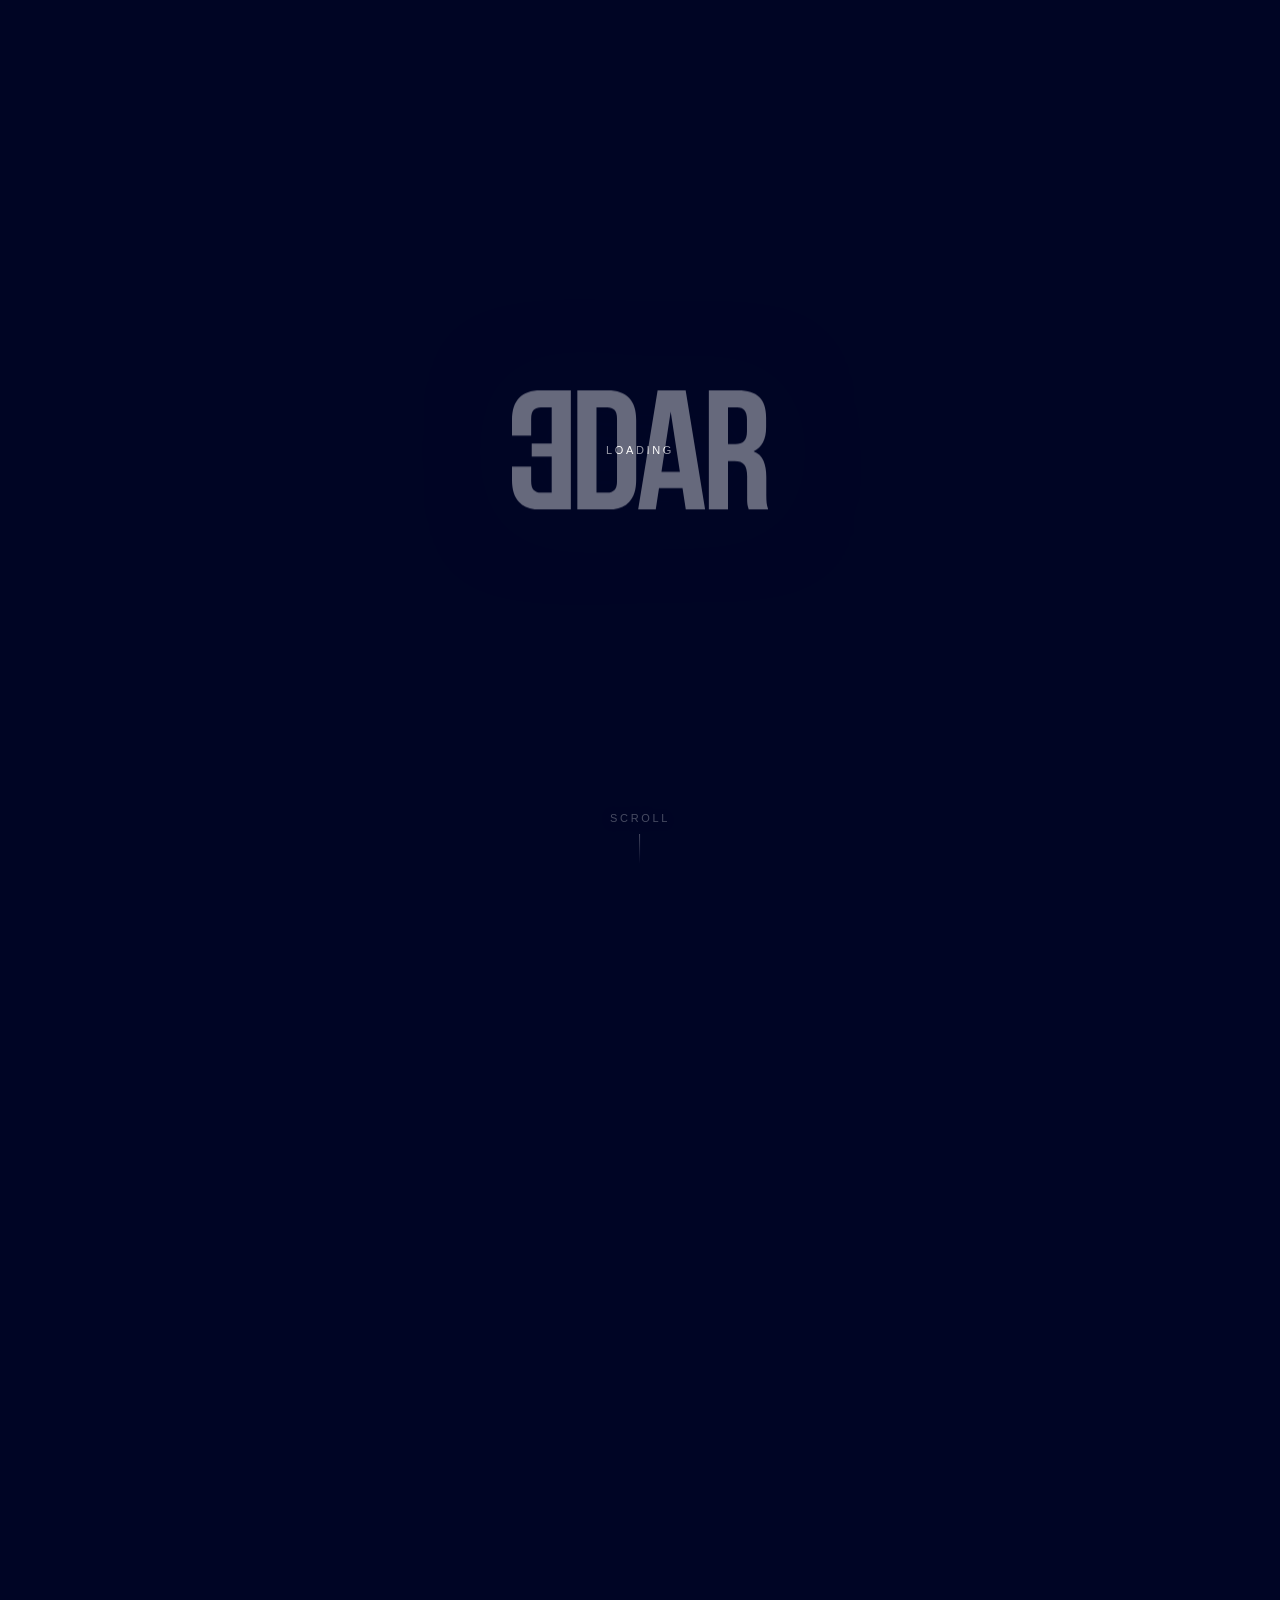
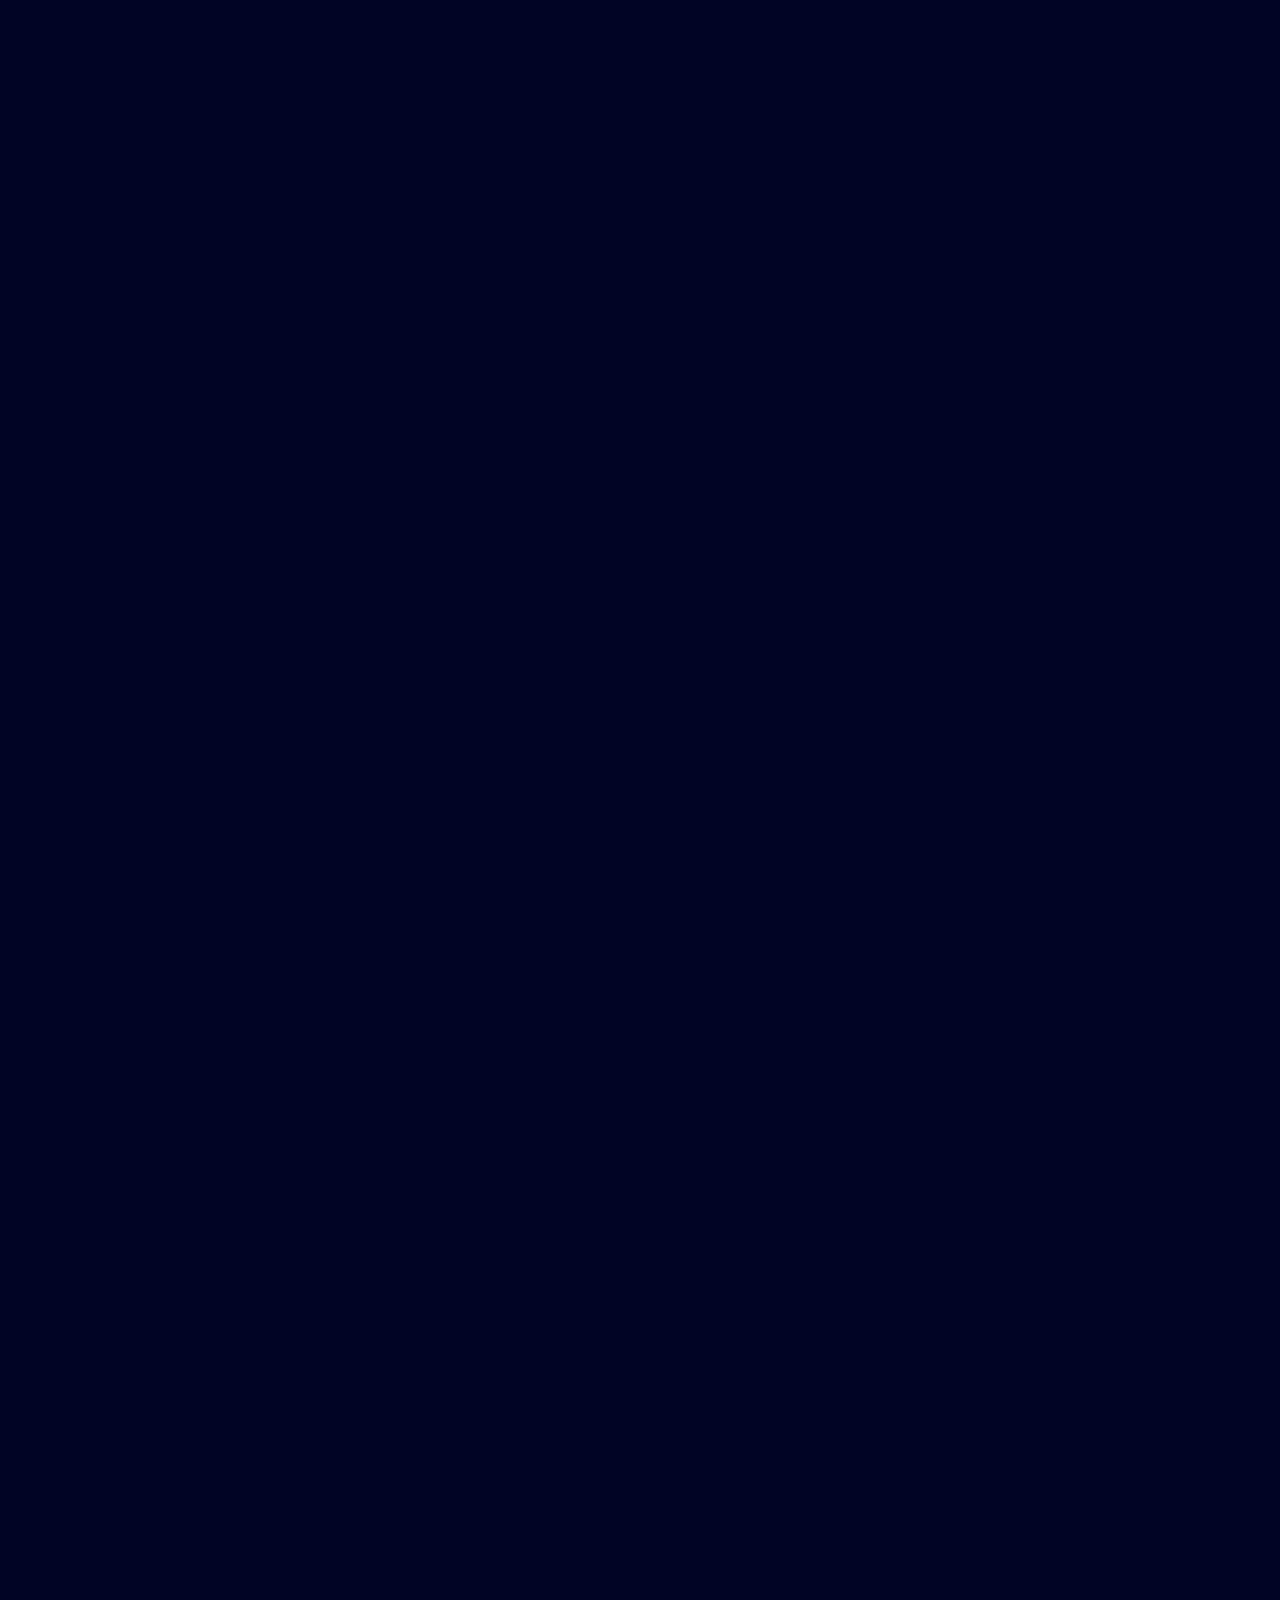
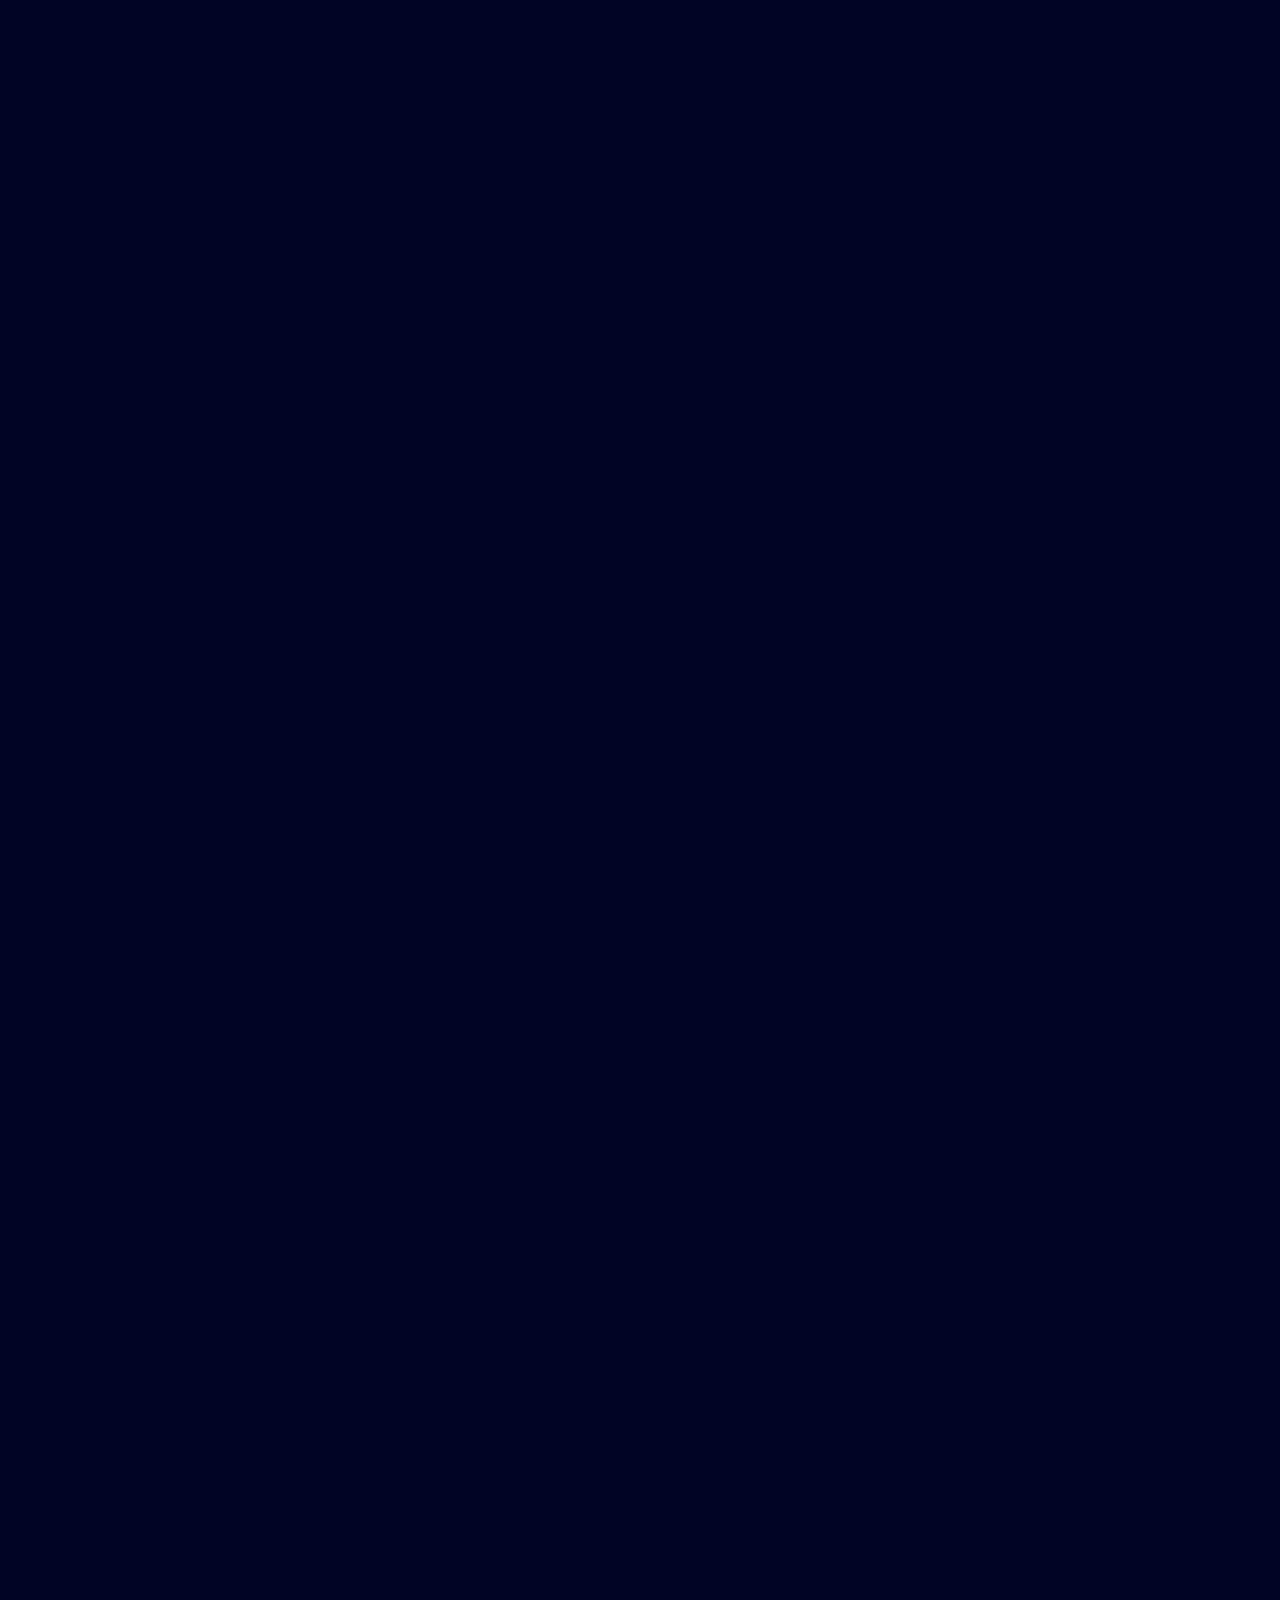
<file: flythrough/index.html>
<!doctype html>
<html lang="ru">
<head>
<link rel="icon" href="data:,">
<meta charset="utf-8">
<meta name="viewport" content="width=device-width, initial-scale=1">
<title>STUDIO 3DAR — scroll flythrough</title>
<meta name="description" content="Scroll-driven flythrough: from the courtyard into the apartment.">
<style>
  @view-transition{navigation:auto} /* the other pages opt in; both sides must, or the departing page logs an abort */
  :root{ --scroll-length: 555vh; --ink:#000525; --accent:#9b8cff; }
  *{box-sizing:border-box}
  body{margin:0;background:var(--ink);color:#fff;
       font-family:-apple-system,BlinkMacSystemFont,"Segoe UI",Roboto,Helvetica,Arial,sans-serif}

  #scene{height:var(--scroll-length);position:relative}
  #stage{position:sticky;top:0;height:100svh;overflow:hidden;background:var(--ink)}
  video{position:absolute;inset:0;width:100%;height:100%;object-fit:cover}

  /* logo sits in the sky, then the camera flies through it */
  #logo{position:absolute;top:50%;left:50%;width:clamp(150px,20vw,380px);
        transform:translate(-50%,-50%);transform-origin:50% 50%;
        will-change:transform,opacity;filter:drop-shadow(0 2px 40px rgba(0,10,40,.5))}
  #logo svg{display:block;width:100%;height:auto;color:#fff}

  #hint{position:absolute;left:50%;bottom:clamp(20px,4vh,48px);transform:translateX(-50%);
        font-size:11px;letter-spacing:.24em;text-transform:uppercase;opacity:.7;
        will-change:opacity;pointer-events:none;text-shadow:0 1px 12px rgba(0,10,40,.6)}
  #hint span{display:block;width:1px;height:30px;margin:10px auto 0;
             background:linear-gradient(#fff,transparent)}
  #bar{position:absolute;left:0;bottom:0;height:2px;background:var(--accent);width:0}

  #loading{position:absolute;inset:0;display:grid;place-items:center;
           font-size:11px;letter-spacing:.24em;text-transform:uppercase;opacity:.6;
           background:var(--ink);transition:opacity .5s}
  #loading.gone{opacity:0;pointer-events:none}

  @media (prefers-reduced-motion:reduce){ #scene{height:100svh} #hint{display:none} }
</style>
</head>
<body>
<div id="scene">
  <div id="stage">
    <video id="flight" playsinline muted preload="auto" disablepictureinpicture></video>

    <div id="logo">
      <svg xmlns="http://www.w3.org/2000/svg" viewBox="0 0 81.5 38" fill="none" role="img" aria-label="3DAR">
        <path d="M20.8 0H30.4436C33.5103 0 35.7827 0.796191 37.2606 2.38857C38.7755 3.98095 39.533 6.31524 39.533 9.39143V28.6086C39.533 31.6848 38.7755 34.019 37.2606 35.6114C35.7827 37.2038 33.5103 38 30.4436 38H20.8V0ZM26.8965 5.42857V32.5714H30.3327C31.2934 32.5714 32.0508 32.3 32.6051 31.7571C33.1593 31.2143 33.4364 30.2552 33.4364 28.88V9.12C33.4364 7.74476 33.1593 6.78571 32.6051 6.24286C32.0508 5.7 31.2934 5.42857 30.3327 5.42857H26.8965Z" fill="currentColor"/>
        <path d="M61.4918 38H55.3398L54.2868 31.1057H46.8046L45.7516 38H40.1539L46.3613 0H55.2844L61.4918 38ZM47.5806 25.9486H53.4554L50.518 6.73143L47.5806 25.9486Z" fill="currentColor"/>
        <path d="M75.4155 38C75.3416 37.7467 75.2677 37.5114 75.1938 37.2943C75.1199 37.0771 75.046 36.8057 74.9721 36.48C74.9352 36.1543 74.8982 35.7381 74.8613 35.2314C74.8613 34.7248 74.8613 34.0914 74.8613 33.3314V27.36C74.8613 25.5867 74.5472 24.3381 73.9191 23.6143C73.291 22.8905 72.2749 22.5286 70.8708 22.5286H68.7647V38H62.6682V0H71.8684C75.046 0 77.3368 0.72381 78.7409 2.17143C80.1819 3.61905 80.9024 5.80857 80.9024 8.74V11.7257C80.9024 15.6343 79.5722 18.2038 76.9119 19.4343C78.4638 20.0495 79.5168 21.0629 80.0711 22.4743C80.6622 23.8495 80.9578 25.5324 80.9578 27.5229V33.3857C80.9578 34.3267 80.9948 35.159 81.0687 35.8829C81.1426 36.5705 81.3273 37.2762 81.6229 38H75.4155ZM68.7647 5.42857V17.1H71.1479C72.2933 17.1 73.1801 16.8105 73.8082 16.2314C74.4733 15.6524 74.8059 14.6029 74.8059 13.0829V9.33715C74.8059 7.96191 74.5472 6.96667 74.0299 6.35143C73.5496 5.73619 72.7737 5.42857 71.7022 5.42857H68.7647Z" fill="currentColor"/>
        <path d="M18.733 2.58854e-06V38H9.08935C6.0226 38 3.75021 37.2037 2.27226 35.6113C0.757414 34.0189 0 31.6847 0 28.6085V24.2689H6.0966V28.8801C6.09662 30.2553 6.37367 31.2144 6.92789 31.7572C7.48211 32.3 8.23952 32.5714 9.20014 32.5714H12.6364V5.42857H9.20014C8.23952 5.42858 7.48211 5.69999 6.92789 6.2428C6.37367 6.78564 6.09662 7.7447 6.0966 9.11986V14.3697H0V9.39148C0 6.31534 0.757414 3.9811 2.27226 2.38872C3.75021 0.796342 6.0226 2.58854e-06 9.08935 2.58854e-06H18.733Z" fill="currentColor"/>
        <path d="M6.27903 16.9244H13.1254V21.0756H6.27903V16.9244Z" fill="currentColor"/>
      </svg>
    </div>

    <div id="hint">scroll<span></span></div>
    <div id="bar"></div>
    <div id="loading">loading</div>
  </div>
</div>

<script>
(() => {
  const v = document.getElementById('flight');
  const scene = document.getElementById('scene');
  const logo = document.getElementById('logo');
  const hint = document.getElementById('hint');
  const bar  = document.getElementById('bar');
  const load = document.getElementById('loading');

  // small screens get the lighter encode; everything is all-intra so it scrubs
  const small = Math.min(innerWidth, innerHeight) < 700 || navigator.connection?.saveData;
  const queue = small ? ['cut_light.mp4','cut.mp4'] : ['cut.mp4','cut_light.mp4'];
  let qi = -1;
  const nextTier = () => { if (++qi < queue.length) { v.src = 'video/' + queue[qi]; v.load(); } };
  v.addEventListener('error', nextTier);

  let dur = 0;
  v.addEventListener('loadedmetadata', () => { dur = v.duration; onScroll(); });
  v.addEventListener('canplay', () => load.classList.add('gone'), {once:true});
  nextTier();

  // the logo holds, then the camera flies through it
  const LOGO_EXIT = 0.06;

  function onScroll(){
    const max = scene.offsetHeight - innerHeight;
    const p = max > 0 ? Math.min(1, Math.max(0, scrollY / max)) : 0;

    const k = Math.min(1, p / LOGO_EXIT);
    logo.style.transform = `translate(-50%,-50%) scale(${1 + k * 14})`;
    logo.style.opacity = String(1 - k * k);
    logo.style.visibility = k >= 1 ? 'hidden' : 'visible';
    hint.style.opacity = String(Math.max(0, 0.7 - p * 14));
    bar.style.width = (p * 100) + '%';

    // seek straight away rather than inside requestAnimationFrame: rAF is
    // throttled whenever the tab is not focused, which froze the video while
    // the logo kept animating. All-intra keeps a seek at ~7ms, so this is cheap.
    const target = p * (dur || 0);
    if (dur && Math.abs(v.currentTime - target) > 0.01) v.currentTime = target;
  }
  addEventListener('scroll', onScroll, {passive:true});
  addEventListener('resize', onScroll);
  onScroll();
})();
</script>
</body>
</html>
</file>
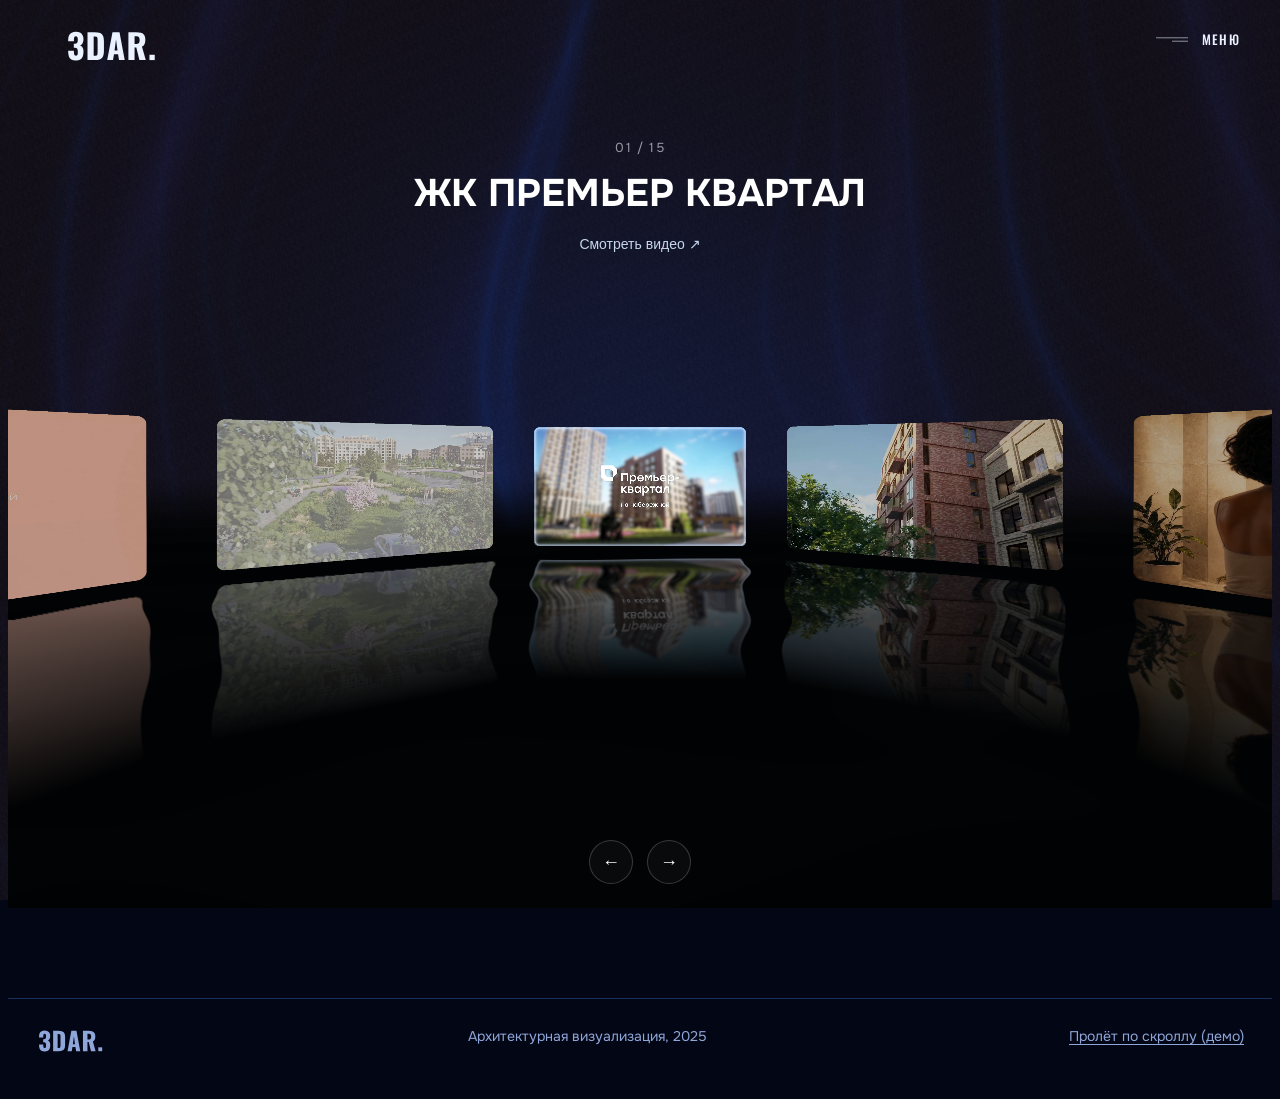
<file: animation.html>
<!doctype html>
<html lang="ru">
<head>
<script src="transition-boot.js"></script>
<meta charset="utf-8">
<meta name="viewport" content="width=device-width, initial-scale=1">
<title>3D ролики. STUDIO 3DAR</title>
<meta name="description" content="Архитектурная 3D-анимация: 15 роликов для жилых комплексов и застройщиков.">
<link rel="icon" href="data:,">
<link rel="preconnect" href="https://fonts.googleapis.com">
<link rel="preconnect" href="https://fonts.gstatic.com" crossorigin>
<link href="https://fonts.googleapis.com/css2?family=Oswald:wght@500;600;700&family=Onest:wght@400;500;600&display=swap" rel="stylesheet">
<link rel="stylesheet" href="site.css?v=20260906b">
<link rel="stylesheet" href="video-stream.css">
<link rel="stylesheet" href="mirror-hall/gallery.css">
<link rel="stylesheet" href="media/bundles/gallery-fold.css">
<link rel="stylesheet" href="editorial-type.css">
<link rel="stylesheet" href="feedback-transition.css">
</head>
<body class="subpage video-gallery-page">

<a class="mark video-home" href="index.html#typo" aria-label="3DAR — на главную после видео">3DAR<span>.</span></a>

<main>
  <div class="wrap sub-head">
    <h1>3D ролики</h1>
    <p>Сюжетные ролики и облёты для застройщиков. Нажмите на кадр, чтобы посмотреть.</p>
  </div>

  <section class="proj wrap"><div class="grid grid--wide">
    <div class="vid-item">
      <button class="vid" type="button" data-kin="g8CTmh7x9XLczptWyLDby1" data-name="ЖК ПРЕМЬЕР КВАРТАЛ" aria-label="Смотреть: ЖК ПРЕМЬЕР КВАРТАЛ">
        <img src="media/anim/01.jpg" alt="ЖК ПРЕМЬЕР КВАРТАЛ, кадр из ролика" loading="eager" decoding="async">
        <span class="vid__play"><svg viewBox="0 0 24 24" aria-hidden="true"><path d="M8 5v14l11-7z"/></svg></span>
      </button>
      <div class="vid__name">ЖК ПРЕМЬЕР КВАРТАЛ</div>
    </div>
    <div class="vid-item">
      <button class="vid" type="button" data-kin="hbLZkpmHQBRTWiKUx3Pitq" data-name="ЖК Урбан Виллы" aria-label="Смотреть: ЖК Урбан Виллы">
        <img src="media/anim/02.jpg" alt="ЖК Урбан Виллы, кадр из ролика" loading="eager" decoding="async">
        <span class="vid__play"><svg viewBox="0 0 24 24" aria-hidden="true"><path d="M8 5v14l11-7z"/></svg></span>
      </button>
      <div class="vid__name">ЖК Урбан Виллы</div>
    </div>
    <div class="vid-item">
      <button class="vid" type="button" data-kin="cF9abhAAZBP63UiibhjP12" data-name="ЖК ПРИТЯЖЕНИЕ" aria-label="Смотреть: ЖК ПРИТЯЖЕНИЕ">
        <img src="media/anim/03.jpg" alt="ЖК ПРИТЯЖЕНИЕ, кадр из ролика" loading="lazy" decoding="async">
        <span class="vid__play"><svg viewBox="0 0 24 24" aria-hidden="true"><path d="M8 5v14l11-7z"/></svg></span>
      </button>
      <div class="vid__name">ЖК ПРИТЯЖЕНИЕ</div>
    </div>
    <div class="vid-item">
      <button class="vid" type="button" data-kin="gUrsUDhVmRxjH2SP4qZZ7L" data-name="ЖК АЙВАЗОВСКИЙ" aria-label="Смотреть: ЖК АЙВАЗОВСКИЙ">
        <img src="media/anim/04.jpg" alt="ЖК АЙВАЗОВСКИЙ, кадр из ролика" loading="lazy" decoding="async">
        <span class="vid__play"><svg viewBox="0 0 24 24" aria-hidden="true"><path d="M8 5v14l11-7z"/></svg></span>
      </button>
      <div class="vid__name">ЖК АЙВАЗОВСКИЙ</div>
    </div>
    <div class="vid-item">
      <button class="vid" type="button" data-kin="wGRHft374d3KNZ7i31DWPX" data-name="КП Лукоморье" aria-label="Смотреть: КП Лукоморье">
        <img src="media/anim/05.jpg" alt="КП Лукоморье, кадр из ролика" loading="lazy" decoding="async">
        <span class="vid__play"><svg viewBox="0 0 24 24" aria-hidden="true"><path d="M8 5v14l11-7z"/></svg></span>
      </button>
      <div class="vid__name">КП Лукоморье</div>
    </div>
    <div class="vid-item">
      <button class="vid" type="button" data-kin="kAWPFiSRZwMyf9i5zf27rB" data-name="Квартира, в которой можно жить сразу." aria-label="Смотреть: Квартира, в которой можно жить сразу.">
        <img src="media/anim/06.jpg" alt="Квартира, в которой можно жить сразу., кадр из ролика" loading="lazy" decoding="async">
        <span class="vid__play"><svg viewBox="0 0 24 24" aria-hidden="true"><path d="M8 5v14l11-7z"/></svg></span>
      </button>
      <div class="vid__name">Квартира, в которой можно жить сразу.</div>
    </div>
    <div class="vid-item">
      <button class="vid" type="button" data-kin="vxut2iSthJJxb6n9K2ogxT" data-name="ЖК Мириады" aria-label="Смотреть: ЖК Мириады">
        <img src="media/anim/07.jpg" alt="ЖК Мириады, кадр из ролика" loading="lazy" decoding="async">
        <span class="vid__play"><svg viewBox="0 0 24 24" aria-hidden="true"><path d="M8 5v14l11-7z"/></svg></span>
      </button>
      <div class="vid__name">ЖК Мириады</div>
    </div>
    <div class="vid-item">
      <button class="vid" type="button" data-kin="a3QbvSLTyNSLUQM3y6mFMP" data-name="ЖК Хуторская - МОП" aria-label="Смотреть: ЖК Хуторская - МОП">
        <img src="media/anim/08.jpg" alt="ЖК Хуторская - МОП, кадр из ролика" loading="lazy" decoding="async">
        <span class="vid__play"><svg viewBox="0 0 24 24" aria-hidden="true"><path d="M8 5v14l11-7z"/></svg></span>
      </button>
      <div class="vid__name">ЖК Хуторская - МОП</div>
    </div>
    <div class="vid-item">
      <button class="vid" type="button" data-kin="uTDcvqdySSWmyhPtwKgydo" data-name="ЖК УНАЙ" aria-label="Смотреть: ЖК УНАЙ">
        <img src="media/anim/09.jpg" alt="ЖК УНАЙ, кадр из ролика" loading="lazy" decoding="async">
        <span class="vid__play"><svg viewBox="0 0 24 24" aria-hidden="true"><path d="M8 5v14l11-7z"/></svg></span>
      </button>
      <div class="vid__name">ЖК УНАЙ</div>
    </div>
    <div class="vid-item">
      <button class="vid" type="button" data-kin="sr46QAiYrvDP2s9cnDqwgR" data-name="ЖК СОНАТА ПАРК" aria-label="Смотреть: ЖК СОНАТА ПАРК">
        <img src="media/anim/10.jpg" alt="ЖК СОНАТА ПАРК, кадр из ролика" loading="lazy" decoding="async">
        <span class="vid__play"><svg viewBox="0 0 24 24" aria-hidden="true"><path d="M8 5v14l11-7z"/></svg></span>
      </button>
      <div class="vid__name">ЖК СОНАТА ПАРК</div>
    </div>
    <div class="vid-item">
      <button class="vid" type="button" data-kin="27Yp7yhuAyUbeAjBQQwzgL" data-name="ЖК Зеленые Аллеи" aria-label="Смотреть: ЖК Зеленые Аллеи">
        <img src="media/anim/11.jpg" alt="ЖК Зеленые Аллеи, кадр из ролика" loading="lazy" decoding="async">
        <span class="vid__play"><svg viewBox="0 0 24 24" aria-hidden="true"><path d="M8 5v14l11-7z"/></svg></span>
      </button>
      <div class="vid__name">ЖК Зеленые Аллеи</div>
    </div>
    <div class="vid-item">
      <button class="vid" type="button" data-kin="4EgMnJxo5mZcMCUrpMSJj3" data-name="ЖК ЗАРЯДНОЕ" aria-label="Смотреть: ЖК ЗАРЯДНОЕ">
        <img src="media/anim/12.jpg" alt="ЖК ЗАРЯДНОЕ, кадр из ролика" loading="lazy" decoding="async">
        <span class="vid__play"><svg viewBox="0 0 24 24" aria-hidden="true"><path d="M8 5v14l11-7z"/></svg></span>
      </button>
      <div class="vid__name">ЖК ЗАРЯДНОЕ</div>
    </div>
    <div class="vid-item">
      <button class="vid" type="button" data-kin="h5juLbfuqXbX7xU9GDowQj" data-name="ЖК DOLCE VITA" aria-label="Смотреть: ЖК DOLCE VITA">
        <img src="media/anim/13.jpg" alt="ЖК DOLCE VITA, кадр из ролика" loading="lazy" decoding="async">
        <span class="vid__play"><svg viewBox="0 0 24 24" aria-hidden="true"><path d="M8 5v14l11-7z"/></svg></span>
      </button>
      <div class="vid__name">ЖК DOLCE VITA</div>
    </div>
    <div class="vid-item">
      <button class="vid" type="button" data-kin="q2iJGDwYymPzpsa9MdZHUe" data-name="ЖК ПАРК МАЯК" aria-label="Смотреть: ЖК ПАРК МАЯК">
        <img src="media/anim/14.jpg" alt="ЖК ПАРК МАЯК, кадр из ролика" loading="lazy" decoding="async">
        <span class="vid__play"><svg viewBox="0 0 24 24" aria-hidden="true"><path d="M8 5v14l11-7z"/></svg></span>
      </button>
      <div class="vid__name">ЖК ПАРК МАЯК</div>
    </div>
    <div class="vid-item">
      <button class="vid" type="button" data-kin="8H9GKyxTEhstf3VjGRG5fT" data-name="ЖК ГОРОД НОВАТОРОВ" aria-label="Смотреть: ЖК ГОРОД НОВАТОРОВ">
        <img src="media/anim/15.jpg" alt="ЖК ГОРОД НОВАТОРОВ, кадр из ролика" loading="lazy" decoding="async">
        <span class="vid__play"><svg viewBox="0 0 24 24" aria-hidden="true"><path d="M8 5v14l11-7z"/></svg></span>
      </button>
      <div class="vid__name">ЖК ГОРОД НОВАТОРОВ</div>
    </div>
  </div></section></main>

<footer class="sub-foot"><div class="wrap"><span>STUDIO 3DAR</span><span>Архитектурная визуализация, 2025</span><a href="flythrough/">Пролёт по скроллу (демо)</a></div></footer>

<script src="media/bundles/hero-goo-text.js"></script><script type="module" src="mirror-hall/gallery.js"></script><script src="site.js?v=20260906b"></script>
</body>
</html>
</file>
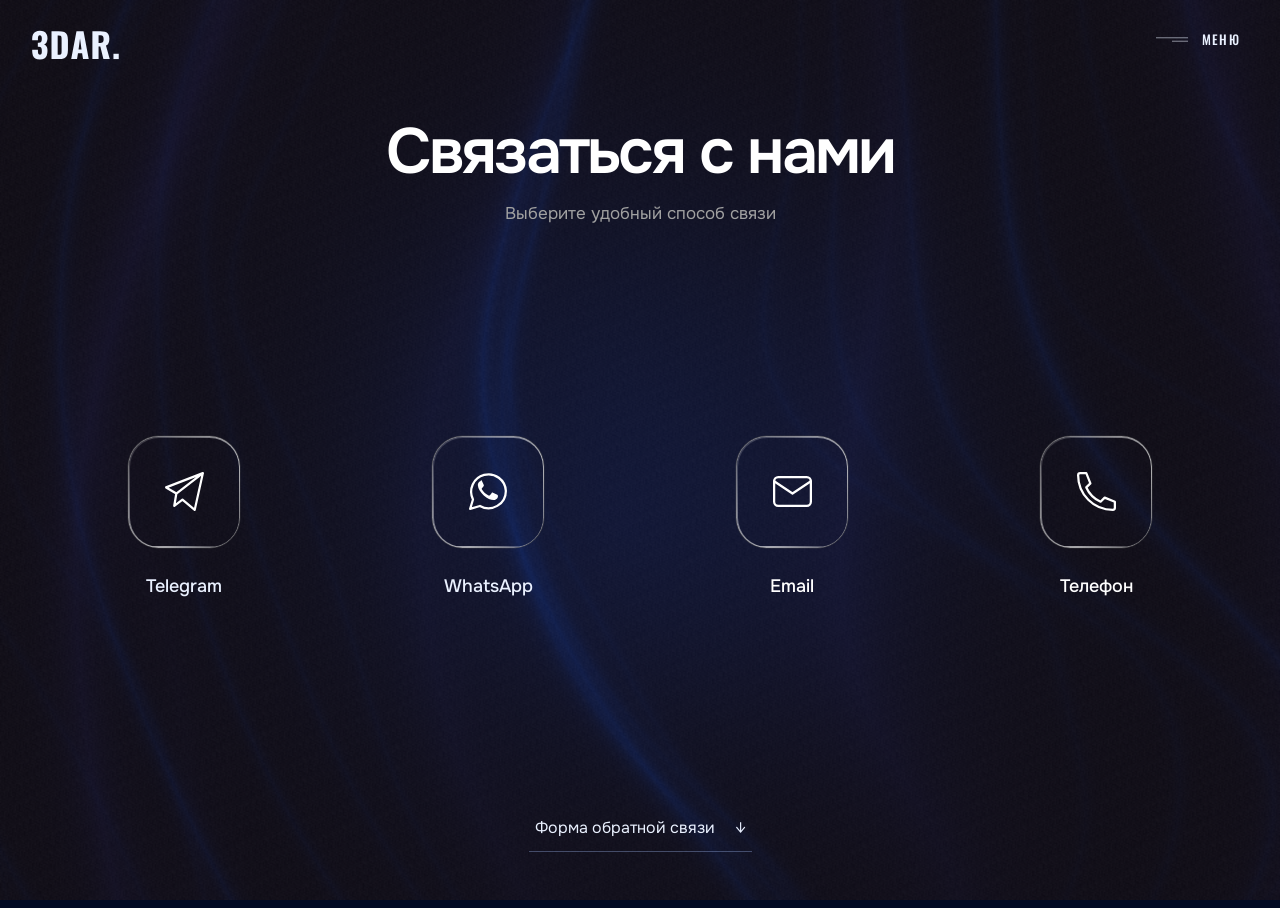
<file: contact.html>
<!doctype html>
<html lang="ru">
<head>
<script src="transition-boot.js"></script>
<meta charset="utf-8"><meta name="viewport" content="width=device-width,initial-scale=1">
<title>Контакты — STUDIO 3DAR</title><link rel="icon" href="data:,">
<link href="https://fonts.googleapis.com/css2?family=Oswald:wght@500;600;700&family=Onest:wght@400;500;600;700&display=swap" rel="stylesheet">
<link rel="stylesheet" href="site.css"><link rel="stylesheet" href="contact.css">
<link rel="stylesheet" href="feedback-transition.css">
<link rel="stylesheet" href="editorial-type.css">
</head>
<body class="subpage no-body-text-fx contact-page">
<header class="contact-nav"><a href="index.html" aria-label="3DAR — на главную">3DAR<span>.</span></a></header>
<main data-nogoo>
<section class="contact-methods" aria-labelledby="contact-title">
  <h1 id="contact-title">Связаться с нами</h1>
  <p class="contact-intro">Выберите удобный способ связи</p>
  <div class="contact-cards">
    <a class="contact-card" href="https://t.me/example_studio" target="_blank" rel="noopener"><span class="contact-icon"><svg viewBox="0 0 24 24" aria-hidden="true"><path d="m21 3-4 18-6-5-4 3 1-6L21 3 3 10l5 3M8 13 21 3"/></svg></span><span>Telegram</span><span class="card-action" aria-hidden="true">Открыть ↗</span></a>
    <a class="contact-card" href="https://wa.me/70000000000" target="_blank" rel="noopener"><span class="contact-icon"><svg viewBox="0 0 24 24" aria-hidden="true"><path d="M20.5 11.7a8.5 8.5 0 0 1-12.7 7.4L3 20.5l1.4-4.6a8.5 8.5 0 1 1 16.1-4.2Z"/><path fill="currentColor" stroke="none" d="M8.3 6.8c-.3 0-.6.1-.8.4-.5.5-.8 1.2-.7 1.9.1 1.5 1.3 3.3 2.9 4.8 1.6 1.4 3.5 2.3 4.8 2.3.8 0 1.8-.7 2-1.3.1-.3.2-.8.1-1-.1-.2-.4-.3-.8-.5l-1.6-.8c-.3-.1-.5-.1-.7.2l-.8 1c-.2.2-.4.2-.7.1-1.3-.6-2.5-1.7-3.2-2.9-.2-.3-.1-.5.1-.7l.6-.7c.2-.3.3-.5.2-.8l-.9-2c-.1-.3-.3-.4-.6-.4Z"/></svg></span><span>WhatsApp</span><span class="card-action" aria-hidden="true">Открыть ↗</span></a>
    <button class="contact-card" type="button" data-copy="demo@example.com" data-kind="Email"><span class="contact-icon"><svg viewBox="0 0 24 24" aria-hidden="true"><rect x="3" y="5" width="18" height="14" rx="2"/><path d="m3 7 9 6 9-6"/></svg></span><span class="card-label">Email</span><span class="card-action" aria-hidden="true">Скопировать</span></button>
    <button class="contact-card" type="button" data-copy="+7 (000) 000-00-00" data-kind="Телефон"><span class="contact-icon"><svg viewBox="0 0 24 24" aria-hidden="true"><path d="M7 3H4a1 1 0 0 0-1 1c0 9.4 7.6 17 17 17a1 1 0 0 0 1-1v-3l-5-2-2 2a14 14 0 0 1-7-7l2-2-2-5Z"/></svg></span><span class="card-label">Телефон</span><span class="card-action" aria-hidden="true">Скопировать</span></button>
  </div>
  <a class="form-jump" href="feedback.html">Форма обратной связи <span aria-hidden="true">↓</span></a>
</section>

</main>
<div class="copy-toast" role="status" aria-live="polite" aria-atomic="true"><span class="toast-heading"></span><span class="toast-value"></span></div>
<script src="site.js"></script><script src="contact.js"></script><script src="contact-scroll.js"></script>
</body></html>
</file>
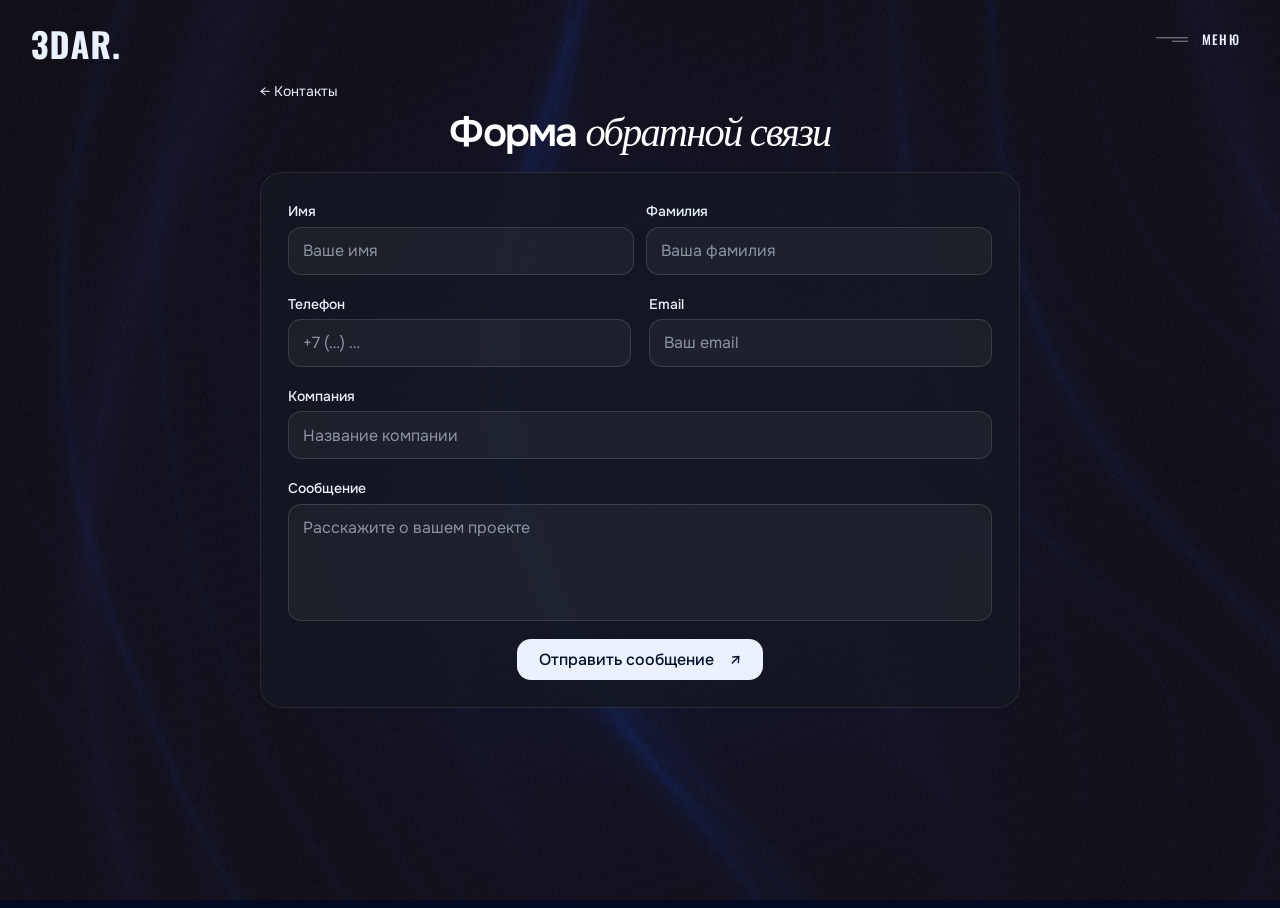
<file: feedback.html>
<!doctype html>
<html lang="ru">
<head>
<script src="transition-boot.js"></script>
<meta charset="utf-8"><meta name="viewport" content="width=device-width,initial-scale=1">
<title>Форма обратной связи — STUDIO 3DAR</title><link rel="icon" href="data:,">
<link href="https://fonts.googleapis.com/css2?family=Oswald:wght@500;600;700&family=Onest:wght@400;500;600;700&display=swap" rel="stylesheet">
<link rel="stylesheet" href="site.css"><link rel="stylesheet" href="contact.css">
<link rel="stylesheet" href="feedback-transition.css">
<link rel="stylesheet" href="editorial-type.css">
</head>
<body class="subpage no-body-text-fx contact-page feedback-page">
<header class="contact-nav"><a href="contact.html" aria-label="3DAR — вернуться к контактам">3DAR<span>.</span></a></header>
<main data-nogoo><section class="callback" id="callback" aria-labelledby="callback-title">
  <a class="feedback-back" href="contact.html">← Контакты</a>
  <h2 id="callback-title" tabindex="-1">Форма <em>обратной связи</em></h2>
  <form class="callback-form" novalidate data-preview-only="true">
    <div class="name-row"><label>Имя<input name="firstName" autocomplete="given-name" placeholder="Ваше имя" required maxlength="80"></label><label>Фамилия<input name="lastName" autocomplete="family-name" placeholder="Ваша фамилия" maxlength="80"></label></div>
    <label>Телефон<input type="tel" name="phone" autocomplete="tel" placeholder="+7 (…) …" required minlength="7" maxlength="30"></label>
    <label>Email<input type="email" name="email" autocomplete="email" placeholder="Ваш email" maxlength="150"></label>
    <label>Компания<input name="company" autocomplete="organization" placeholder="Название компании" maxlength="160"></label>
    <label>Сообщение<textarea name="message" rows="5" placeholder="Расскажите о вашем проекте" maxlength="4000"></textarea></label>
    <button class="form-submit" type="submit">Отправить сообщение <span aria-hidden="true">↗</span></button>
    <p class="form-status" role="status"></p>
  </form>
</section></main>
<div class="copy-toast" role="status" aria-live="polite" aria-atomic="true"><span class="toast-heading"></span><span class="toast-value"></span></div>
<script src="site.js"></script><script src="contact.js"></script><script src="contact-scroll.js"></script>
</body></html>
</file>
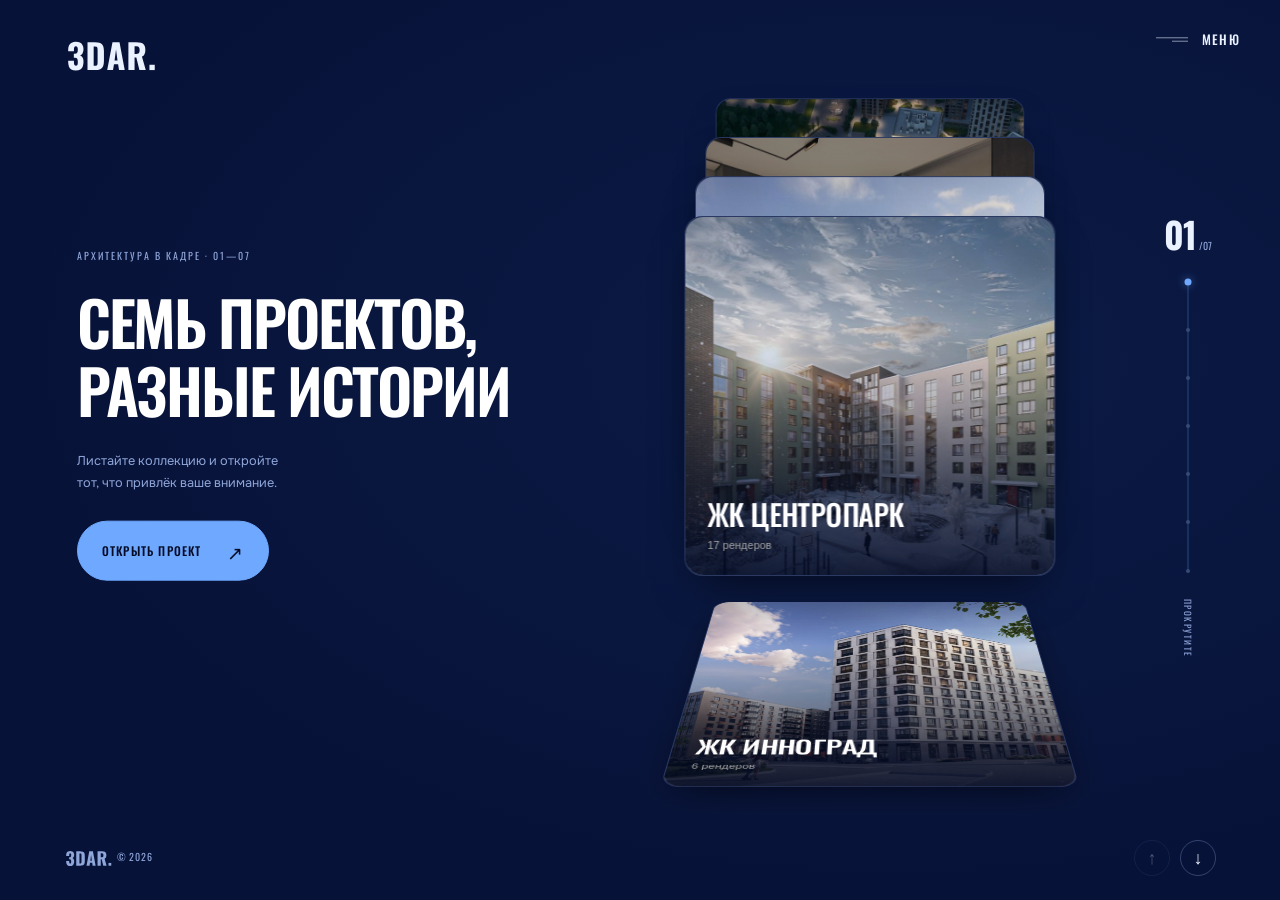
<file: renders.html>
<!doctype html>
<html lang="ru">
<head>
<script src="transition-boot.js"></script>
<meta charset="utf-8">
<meta name="viewport" content="width=device-width,initial-scale=1">
<title>Проекты — STUDIO 3DAR</title>
<meta name="description" content="Семь архитектурных проектов студии 3DAR. Выберите проект, чтобы посмотреть все рендеры.">
<link rel="icon" href="data:,">
<link href="https://fonts.googleapis.com/css2?family=Oswald:wght@500;600;700&family=Onest:wght@400;500;600;700;800&display=swap" rel="stylesheet">
<link rel="stylesheet" href="site.css?v=20260906b">
<link rel="stylesheet" href="library-reel.css?v=20260909-alignment">
<link rel="stylesheet" href="project-library.css">
<link rel="stylesheet" href="library-border.css">
<link rel="stylesheet" href="editorial-type.css">
<link rel="stylesheet" href="feedback-transition.css">
</head>
<body class="subpage project-library">
<div class="library-shell" data-nogoo>
<header class="library-nav"><a class="library-mark" href="index.html" aria-label="3DAR — на главную">3DAR<span>.</span></a></header>
<main class="library" aria-label="Слайдер проектов">
  <div class="library-copy">
    <span class="library-eyebrow">АРХИТЕКТУРА В КАДРЕ · 01—07</span>
    <h1>Семь проектов,<br>разные истории</h1>
    <p>Листайте коллекцию и откройте<br>тот, что привлёк ваше внимание.</p>
    <button class="library-open" type="button">Открыть проект <span aria-hidden="true">↗</span></button>
  </div>
  <div class="cascade" role="region" aria-roledescription="карусель" aria-label="Семь проектов"></div>
  <div class="library-progress">
    <div class="library-count"><strong>01</strong><span>/07</span></div>
    <div class="library-track" aria-label="Выбрать проект"><div class="library-rail" aria-hidden="true"><i></i></div></div>
    <span class="library-scroll">ПРОКРУТИТЕ</span>
  </div>
  <div class="library-bottom"><span>STUDIO 3DAR © 2026</span><span class="library-status" aria-live="polite"></span><div class="library-arrows"><button type="button" data-direction="-1" aria-label="Предыдущий проект">↑</button><button type="button" data-direction="1" aria-label="Следующий проект">↓</button></div></div>
</main>
</div>
<div class="reel" id="js-reel" role="dialog" aria-modal="true" aria-label="Проект">
  <div class="reel__wash" id="js-reel-w0"></div>
  <div class="reel__wash" id="js-reel-w1"></div>
  <div class="reel__veil"></div>
  <div class="reel__stage" id="js-reel-stage"><figure class="slide reel__intro" id="js-reel-intro" hidden></figure></div>
  <svg class="reel__arc" viewBox="0 0 1440 900" preserveAspectRatio="none" aria-hidden="true"><path d="M-120 780C260 520 880 910 1560 430"/></svg>
  <div class="reel__hud">
    <div class="reel__others" id="js-reel-others" aria-label="Другие проекты"></div>
    <div class="reel__id"><i></i><b id="js-reel-name"></b><span id="js-reel-num"></span></div>
    <div class="reel__spec">
      <span id="js-reel-count"></span>
      <span>STUDIO 3DAR</span>
      <button class="reel__tool" id="js-reel-fs" type="button">Во весь экран</button>
      <button class="reel__tool" id="js-reel-zoom" type="button">Увеличить</button>
      <a class="lnk" id="js-reel-more" href="renders.html">Все рендеры <svg fill="none" stroke="currentColor" stroke-width="1.6" stroke-linecap="round" stroke-linejoin="round"><use href="#i-arrow"/></svg></a>
    </div>
    <div class="reel__bar">
      <button class="reel__all" id="js-reel-all" type="button" aria-pressed="false">Все кадры</button>
      <div class="reel__row">
        <button class="arw" id="js-reel-prev" type="button" aria-label="Предыдущий кадр"><svg viewBox="0 0 24 24"><path d="M15 5l-7 7 7 7"/></svg></button>
        <div id="js-reel-dots"></div>
        <button class="arw" id="js-reel-next" type="button" aria-label="Следующий кадр"><svg viewBox="0 0 24 24"><path d="M9 5l7 7-7 7"/></svg></button>
      </div>
    </div>
  </div>
  <div class="reel__grid" id="js-reel-grid" hidden></div>
  <div class="reel__big" id="js-reel-big" hidden><img alt=""></div>
  <button class="reel__skip" id="js-reel-skip" type="button" hidden>Пропустить</button>
  <button class="reel__close" type="button" aria-label="Закрыть"><svg viewBox="0 0 24 24"><path d="M6 6l12 12M18 6L6 18"/></svg></button>
</div>
<script src="site.js?v=20260906b"></script>
<script src="library-reel.js"></script>
<script src="project-library.js"></script>
</body>
</html>
</file>
<file: site.css>
/* Shared chrome: design tokens, the sliding-stairs menu, and the gallery pages.
   index.html keeps its own page CSS inline; it links this file for the menu. */
:root{
  --bg:#020a24;              /* deep navy */
  --bg-2:#071238;            /* navy */
  --line:#17305e;            /* mid navy hairline */
  --fg:#eaf1ff; --fg-2:#8fa6d9;  /* ice / light navy */
  --accent:#6ea8ff;          /* light blue */
  --accent-2:#3d6fd1;        /* royal blue */
  --bg-a:rgba(2,10,36,.72);  /* the navy as a glaze, so the wave field shows through */
  --bg-2a:rgba(7,18,56,.78);
  --r:14px;
  --ease:cubic-bezier(.16,1,.3,1);
  /* power2.out from the source timeline */
  --ease-out:cubic-bezier(.33,1,.68,1);
  /* GSAP's default power1.out — the hover wipe is the one place the easings differ */
  --ease-hover:cubic-bezier(.25,.46,.45,.94);
}

/* Page reset for the gallery pages. It must sit ABOVE the menu rules: `.subpage *`
   ties with `.burger` on specificity, so declared later it would strip the padding
   off every piece of injected chrome. */
.subpage{background:#030615;color:var(--fg);font-family:Onest,system-ui,sans-serif;font-size:16px;line-height:1.6}
.subpage *{box-sizing:border-box;margin:0;padding:0}
.subpage img{max-width:100%;display:block}
.subpage a{color:inherit;text-decoration:none}
.wrap{max-width:1280px;margin:0 auto;padding:0 28px}

/* ===============================================
   BURGER — fixed top-right, present on every page
   =============================================== */
.burger{
  position:fixed;right:20px;top:16px;z-index:60;
  height:46px;width:max-content;border:0;border-radius:999px;padding:0 20px;background:transparent;
  display:flex;align-items:center;gap:14px;white-space:nowrap;
  cursor:pointer;overflow:hidden;-webkit-tap-highlight-color:transparent;
  font-family:Oswald,sans-serif;font-weight:500;font-size:13px;letter-spacing:.1em;
  text-transform:uppercase;color:var(--fg);
  transition:color .4s var(--ease),opacity .35s ease;
}
body.locked .burger{opacity:0;visibility:hidden;pointer-events:none}
/* the slab that grows down on hover, as in the source */
.burger__bg{position:absolute;left:0;top:0;width:100%;height:100%;border-radius:inherit;z-index:-1;background:#fff;opacity:0;transform:scale(.85);transition:opacity .25s,transform .3s var(--ease)}
.burger:hover .burger__bg,.burger:focus-visible .burger__bg{opacity:1;transform:scale(1)}
.burger:hover .burger__bg,.burger:focus-visible .burger__bg{height:100%}
.burger:hover,.burger:focus-visible{color:#111}
.burger__icon{flex:none;width:32px;height:7px;overflow:visible}
.burger__icon line{stroke:var(--fg);transition:stroke .4s var(--ease)}
.burger:hover .burger__icon line,.burger:focus-visible .burger__icon line{stroke:#111}
.burger__label{position:relative}
/* Gallery side panel: keep only the link to all renders. */
.reel__spec > :not(#js-reel-more){display:none!important}
.reel__spec #js-reel-more{display:inline-flex}
.has-liquid-glass{position:relative!important;background:transparent!important}
.liquid-surface{position:absolute;inset:0;pointer-events:none;display:block;border-radius:inherit;z-index:0}
.has-liquid-glass > :not(.liquid-surface){position:relative;z-index:1}
.liquid-surface .glass{box-shadow:none!important;display:flex!important}
.liquid-surface .opacity-0{opacity:0}
.liquid-surface .bg-black{background:#000}
.liquid-surface .pointer-events-none{pointer-events:none}
.liquid-surface .mix-blend-overlay{mix-blend-mode:overlay}
.liquid-surface .icon-specular-rim{position:absolute;inset:0;width:100%;height:100%;padding:0;box-shadow:none;pointer-events:none;backdrop-filter:none;background:none}
body.locked .page-blur-host,.menu-open .page-blur-host{display:none}
.why .why-grid{background:transparent;border:0;gap:20px;overflow:visible}
.why .why-grid > article{border:0;border-radius:20px;background:transparent}
.no-body-text-fx .why-grid > article.has-liquid-glass{transform:var(--glass-parallax,none)!important}
.contact-card:hover .contact-icon.has-liquid-glass,.contact-card:focus-visible .contact-icon.has-liquid-glass{background:#fff!important}
.control-goo{position:fixed;z-index:59;pointer-events:none;filter:blur(7px) contrast(100) blur(0);mix-blend-mode:lighten}
.control-goo::before{content:'';position:absolute;inset:-100px;background:#000;z-index:-2}
.control-goo::after{content:'';position:absolute;inset:0;background:#fff;border-radius:100vw;z-index:-1;animation:controlPill 1.4s both}
.control-goo--icon::after{display:none}
.control-goo__particle,.control-goo__point{display:block;width:20px;height:20px;border-radius:100%}
.control-goo__particle{position:absolute;top:calc(50% - 8px);left:calc(50% - 8px);animation:controlParticle var(--time) ease 1 -350ms both}
.control-goo__point{background:#fff;animation:controlPoint var(--time) ease 1 -350ms both}
@keyframes controlPill{0%{transform:scale(0);opacity:0}22%,75%{transform:scale(1);opacity:1}100%{opacity:0}}
@keyframes controlParticle{0%{transform:rotate(0deg) translate(var(--sx),var(--sy));opacity:1;animation-timing-function:cubic-bezier(.55,0,1,.45)}70%{transform:rotate(calc(var(--r)*.5)) translate(calc(var(--ex)*1.2),calc(var(--ey)*1.2));opacity:1}85%{transform:rotate(calc(var(--r)*.66)) translate(var(--ex),var(--ey));opacity:1}100%{transform:rotate(calc(var(--r)*1.2)) translate(calc(var(--ex)*.5),calc(var(--ey)*.5));opacity:1}}
@keyframes controlPoint{0%{transform:scale(0);opacity:0;animation-timing-function:cubic-bezier(.55,0,1,.45)}25%{transform:scale(calc(var(--scale)*.25))}38%{opacity:1}65%,85%{transform:scale(var(--scale));opacity:1}100%{transform:scale(0);opacity:0}}

/* ===============================================
   STAIRS — five bars that curtain the screen, then
   a scrim. Bars grow downward because each has an
   explicit height, which defeats align-items:stretch.
   =============================================== */
.stairs{position:fixed;inset:0;z-index:70;height:100dvh;width:100%;display:flex;pointer-events:none}
.stairs__bar{
  position:relative;z-index:1;                         /* above the navy scrim, so the blue stays bright */
  width:20vw;height:0;background:#0b1a4a;              /* dark navy, a shade up from the page */
  /* #000525 bars over a #000525 page are invisible — alternate the tone and put a
     hairline on each edge so the staircase actually reads while it sweeps down */
  box-shadow:inset -1px 0 0 rgba(238,240,250,.07);
  transition:height .5s var(--ease-out);transition-delay:0s;
}
.stairs__bar:nth-child(even){background:#12245e}
.stairs__bg{position:absolute;inset:0;background:var(--bg);opacity:0;pointer-events:none;transition:opacity .5s var(--ease-out)}

/* ===============================================
   MENU — full-screen overlay
   =============================================== */
.menu{
  --row:clamp(56px,7.2vw,104px);
  position:fixed;inset:0;z-index:80;display:flex;flex-direction:column;justify-content:space-between;
  opacity:0;visibility:hidden;pointer-events:none;background:rgba(7,18,56,.96);   /* the menu panel: dark blue */
  transition:opacity .5s var(--ease-out),visibility 0s .5s;
}
.menu__header{display:flex;justify-content:flex-end;padding:14px 20px}
.menu__close{
  width:64px;height:64px;border:0;background:transparent;cursor:pointer;padding:0;
  display:grid;place-items:center;transform:translateX(150px);
  transition:transform .5s var(--ease-out);
}
.menu__close svg{width:38px;height:38px}
.menu__close path{stroke:var(--fg);transition:stroke .4s var(--ease)}
.menu__close:hover path,.menu__close:focus-visible path{stroke:var(--accent)}

.menu__body{position:absolute;left:0;top:50%;transform:translateY(-50%);width:100%}
.menu__item{
  position:relative;display:flex;justify-content:center;overflow:hidden;
  border-top:1px solid rgba(238,240,250,.14);perspective:80vw;
}
.menu__item:last-of-type{border-bottom:1px solid rgba(238,240,250,.14)}
/* the whole row is the link — the demo only made the text clickable */
.menu__link{
  display:flex;align-items:center;justify-content:center;width:100%;height:var(--row);
  font-family:Oswald,sans-serif;font-weight:500;font-size:calc(var(--row) * .62);line-height:1;
  letter-spacing:.02em;text-transform:uppercase;color:var(--fg);text-decoration:none;
  transform:rotateX(90deg);opacity:0;
  transition:transform .5s var(--ease-out),opacity .5s var(--ease-out);
}
.menu__link[aria-current=page]{color:var(--accent)}

/* The hover band. The original counter-animates two nested layers whose offsets
   cancel exactly — the content never moves, only the mask does. One clip-path
   on one element is the same result. */
.menu__inner{
  position:absolute;inset:0;display:flex;align-items:center;overflow:hidden;
  background:var(--accent);white-space:nowrap;pointer-events:none;
  clip-path:inset(100% 0 0 0);
  transition:clip-path .3s var(--ease-hover);
}
.menu__container{
  /* flex:none matters — as a shrinkable flex item the strip collapses to the row
     width and the thumbnails get squashed. min-width is the seam backstop. */
  display:flex;align-items:center;flex:none;min-width:100vw;
  animation:marquee 12s linear infinite;
}
.menu__inner p{
  margin:0;color:var(--bg);font-family:Oswald,sans-serif;font-weight:500;
  font-size:calc(var(--row) * .62);line-height:1;letter-spacing:.02em;
  text-transform:uppercase;white-space:nowrap;
}
.menu__img{
  flex:none;height:calc(var(--row) * .6);width:calc(var(--row) * 1.14);
  margin:0 calc(var(--row) * .18);border-radius:var(--r);overflow:hidden;
}
.menu__img img{width:100%;height:100%;object-fit:cover;display:block}
@keyframes marquee{from{transform:translate3d(0,0,0)}to{transform:translate3d(-100%,0,0)}}

.menu__footer{
  display:flex;justify-content:center;align-items:center;gap:10px;padding:20px;
  opacity:0;transition:opacity .5s var(--ease-out);
}
.menu__footer a{
  font-family:Oswald,sans-serif;font-size:13px;letter-spacing:.08em;text-transform:uppercase;
  color:var(--fg-2);border:1px solid var(--line);padding:6px 16px;border-radius:30px;
  text-decoration:none;transition:color .3s var(--ease),border-color .3s var(--ease);
}
.menu__footer a:hover{color:var(--accent);border-color:var(--accent)}

/* ── open ─────────────────────────────────────── */
.menu-open .stairs__bar{height:100%;transition-duration:.5s;transition-delay:calc((4 - var(--i)) * .05s)}
.menu-open .stairs__bg{opacity:.78;transition-delay:.2s}
.menu-open .menu{opacity:1;visibility:visible;pointer-events:auto;transition:opacity .5s .4s var(--ease-out),visibility 0s}
.menu-open .menu__close{transform:none;transition-delay:.4s}
.menu-open .menu__link{transform:none;opacity:1;transition-delay:calc(.6s + var(--i) * .05s)}
.menu-open .menu__footer{opacity:1;transition-delay:.9s}
.menu-open{overflow:hidden}

/* ── close: 0.7s, half the open. The container cross-fades as one layer, so the
      links must not individually flip back — their transition is killed. ── */
.menu-closing .menu{opacity:0;pointer-events:none;transition:opacity .5s var(--ease-out),visibility 0s .5s}
.menu-closing .menu__link,.menu-closing .menu__close,.menu-closing .menu__footer{transition:none}
.menu-closing .stairs__bg{opacity:0;transition-delay:.1s}
.menu-closing .stairs__bar{height:0;transition-duration:.3s;transition-delay:calc(.2s + var(--i) * .05s)}

@media (prefers-reduced-motion:reduce){
  .stairs__bar,.stairs__bg,.menu,.menu__link,.menu__close,.menu__footer,.menu__inner,.burger__bg{
    transition-duration:.001s !important;transition-delay:0s !important;
  }
  .menu__container{animation:none}
  .menu__link{transform:none}
}

/* ===============================================
   GALLERY PAGES (renders.html, animation.html)
   =============================================== */

.sub-nav{
  position:fixed;inset:0 0 auto 0;z-index:40;height:74px;display:flex;align-items:center;
  background:rgba(2,10,36,.93);-webkit-backdrop-filter:blur(12px);backdrop-filter:blur(12px);
  border-bottom:1px solid var(--line);
}
.sub-nav .wrap{display:flex;align-items:center;gap:36px;width:100%;padding-right:160px}
.mark{font-family:Oswald,sans-serif;font-weight:700;font-size:22px;letter-spacing:.02em}
.mark span{color:var(--accent)}
.sub-back{
  margin-left:auto;display:inline-flex;align-items:center;gap:10px;color:var(--accent);
  font-family:Oswald,sans-serif;font-weight:500;font-size:13px;letter-spacing:.08em;text-transform:uppercase;
}
.sub-back svg{width:18px;height:18px;transition:transform .25s var(--ease)}
.sub-back:hover svg{transform:translateX(-5px)}

.sub-head{padding:150px 0 10px}
.sub-head h1{
  font-family:Oswald,sans-serif;font-weight:600;font-size:clamp(34px,5.4vw,72px);
  line-height:1.05;letter-spacing:.005em;text-transform:uppercase;
}
.sub-head p{color:var(--fg-2);margin-top:16px;max-width:52ch}

.proj{padding:64px 0 0}
.proj__bar{display:flex;align-items:baseline;justify-content:space-between;gap:24px;margin-bottom:20px}
.proj__bar h2{
  font-family:Oswald,sans-serif;font-weight:600;font-size:clamp(20px,2.2vw,30px);
  line-height:1.1;letter-spacing:.02em;text-transform:uppercase;
}
.proj__count{font-family:Oswald,sans-serif;font-size:12px;letter-spacing:.2em;text-transform:uppercase;color:var(--accent)}

.grid{display:grid;grid-template-columns:repeat(3,1fr);gap:14px}
.grid--wide{grid-template-columns:repeat(2,1fr)}
.shot{
  position:relative;display:block;width:100%;border:0;padding:0;background:var(--bg-2);
  border-radius:var(--r);overflow:hidden;aspect-ratio:16/9;cursor:zoom-in;
}
/* Инноград is the only 4:3 set — its own ratio, so nothing is cropped away */
.grid--43 .shot{aspect-ratio:4/3}
.shot img{width:100%;height:100%;object-fit:cover;transition:transform .9s var(--ease)}
.shot:hover img,.shot:focus-visible img{transform:scale(1.05)}

/* video cards */
.vid{position:relative;border-radius:var(--r);overflow:hidden;background:var(--bg-2);aspect-ratio:16/9;cursor:pointer;border:0;padding:0;width:100%;display:block}
.vid img{width:100%;height:100%;object-fit:cover;transition:transform .9s var(--ease),filter .4s var(--ease)}
.vid:hover img,.vid:focus-visible img{transform:scale(1.04);filter:brightness(1.08)}
.vid__play{
  position:absolute;left:50%;top:50%;transform:translate(-50%,-50%);
  width:74px;height:74px;border-radius:50%;display:grid;place-items:center;
  background:rgba(2,10,36,.55);-webkit-backdrop-filter:blur(6px);backdrop-filter:blur(6px);
  border:1px solid rgba(238,240,250,.28);pointer-events:none;
  transition:background .3s var(--ease),border-color .3s var(--ease),transform .3s var(--ease);
}
.vid:hover .vid__play{background:var(--accent);border-color:var(--accent);transform:translate(-50%,-50%) scale(1.06)}
.vid__play svg{width:22px;height:22px;margin-left:3px;fill:var(--fg)}
.vid:hover .vid__play svg{fill:var(--bg)}
.vid iframe{position:absolute;inset:0;width:100%;height:100%;border:0}
.vid__name{
  margin-top:12px;font-family:Oswald,sans-serif;font-weight:500;font-size:16px;
  letter-spacing:.04em;text-transform:uppercase;color:var(--fg);
}
.vid-item{margin-bottom:34px}

/* lightbox */
.lb{
  position:fixed;inset:0;z-index:90;display:none;place-items:center;
  background:rgba(2,10,36,.95);-webkit-backdrop-filter:blur(10px);backdrop-filter:blur(10px);
}
.lb[open]{display:grid}
.lb img{max-width:92vw;max-height:86vh;width:auto;border-radius:var(--r)}
.lb__bar{position:absolute;left:0;right:0;bottom:24px;display:flex;justify-content:center;gap:18px;align-items:center;color:var(--fg-2);font-family:Oswald,sans-serif;font-size:13px;letter-spacing:.1em;text-transform:uppercase}
.lb button{background:transparent;border:1px solid var(--line);color:var(--fg);width:44px;height:44px;border-radius:50%;cursor:pointer;display:grid;place-items:center;transition:border-color .3s var(--ease),color .3s var(--ease)}
.lb button:hover{border-color:var(--accent);color:var(--accent)}
.lb__close{position:absolute;right:24px;top:24px}
.lb svg{width:18px;height:18px;stroke:currentColor;fill:none;stroke-width:1.8;stroke-linecap:round;stroke-linejoin:round}

.sub-foot{margin-top:90px;padding:26px 0 44px;color:var(--fg-2);font-size:14px;border-top:1px solid var(--line)}
.sub-foot .wrap{display:flex;justify-content:space-between;gap:16px;flex-wrap:wrap}

@media(max-width:900px){
  .grid,.grid--wide{grid-template-columns:repeat(2,1fr)}
  .sub-head{padding-top:120px}
  .sub-nav .wrap{padding-right:86px}
  .burger{height:46px;padding:0 14px;right:14px;top:14px}
  .burger__label{display:none}
}
@media(max-width:620px){
  .grid,.grid--wide{grid-template-columns:1fr}
}


/* ---------- gooey text reveal (Drive demo: gooey-text-reveal) ----------
   Copy is cut into lines; each line is drawn through an alpha-threshold
   matrix, so while its inner span is blurred the letters melt into ink
   blobs and then resolve, one line after another. */
/* the wrappers must stay invisible to the page's own span rules (.stats span
   would otherwise shrink the big numbers to label size) */
.goo-line.goo-line,.goo-in.goo-in,.goo-w.goo-w{font:inherit;letter-spacing:inherit;text-transform:inherit;
  color:inherit;margin:0;padding:0;border:0;background:none;text-decoration:inherit;vertical-align:baseline}
.goo-w{display:inline-block}
.goo-line{display:block;filter:url(#goo-matrix) blur(.4px);-webkit-filter:url(#goo-matrix) blur(.4px)}
.goo-in{display:inline-block;transition:filter 1.5s cubic-bezier(.215,.61,.355,1)}
.goo-line.pre .goo-in{filter:blur(.35em)}
@media (prefers-reduced-motion:reduce){.goo-line{filter:none}.goo-in{transition:none}}


/* ---------- React Bits GhostFibers background ---------- */
.index.bgx{position:fixed;inset:0;z-index:0;pointer-events:none}
.bgx__ghost{position:absolute;inset:0;overflow:hidden;background:#120f17}
.bgx__ghost canvas{display:block;width:100%;height:100%}
body > section,body > main,body > footer{position:relative;z-index:1}


/* ---------- SVG stroke page transition (Drive: SVG-Page-transition) ---------- */
.ptr{position:fixed;top:50%;left:50%;transform:translate(-50%,-50%) scale(1.5);width:100%;height:100%;pointer-events:none;z-index:200}
.ptr svg{width:100%;height:100%}
.ptr path{stroke-linecap:round;stroke-width:200px;stroke-dasharray:99999;stroke-dashoffset:99999}
.ptr__a{stroke:#071238}   /* navy under, royal blue over */
.ptr__b{stroke:#3d6fd1}
.ptr-logo{position:fixed;inset:0;z-index:201;display:grid;place-items:center;pointer-events:none;opacity:0}
.ptr-logo svg{width:min(60vw,520px);height:auto;overflow:visible}
.ptr-logo text{font:700 120px Oswald,sans-serif;letter-spacing:.04em;fill:transparent;stroke:#eaf1ff;stroke-width:1.5;stroke-linejoin:round}
.ptr-logo tspan{stroke:#081a3b}
.ptr-logo text{stroke:#081a3b}
.ptr-logo path{fill:#081a3b;fill-opacity:0;stroke:#081a3b;stroke-width:1.4;stroke-linejoin:round}

/* ---------- on-scroll typography: the split copy ---------- */
.fx-word{display:inline-block;white-space:nowrap}
.fx-char{display:inline-block;will-change:opacity,transform}
.fx--head .fx-char{transform-origin:50% 0%}
.fx--copy .fx-char{transform-origin:50% 50%}
/* the wrappers must not pick up the page's own span rules (e.g. .stats span) */
.fx-word.fx-word,.fx-char.fx-char{font:inherit;letter-spacing:inherit;text-transform:inherit;color:inherit;margin:0;padding:0;border:0;background:none;vertical-align:baseline}
.fx-word.fx-word{display:inline-block}.fx-char.fx-char{display:inline-block}
.sub-foot a{color:inherit;text-decoration:underline;text-underline-offset:3px}
</file>
<file: editorial-type.css>
@import url('https://fonts.googleapis.com/css2?family=Cormorant+Garamond:wght@300;400;600;700&family=Lora:wght@400;700&family=Oswald:wght@400&display=swap');
/* Editor preset 099: Cormorant Garamond Label, retaining hero display size. */
.hero-h .hero-blur-line{flex-wrap:nowrap!important;white-space:nowrap}
html body .hero-h,html body .hero-h *{font-family:'Cormorant Garamond',Georgia,serif!important;font-weight:600!important;font-style:normal!important;letter-spacing:.04em!important;text-transform:uppercase!important;line-height:1.3!important}
/* Custom typography is confined to the opening statement.
   All other text uses the site's original Onest/Oswald component styles. */
.project-library .library-copy h1{font-size:clamp(40px,4.8vw,84px);line-height:1.1;text-wrap:balance}
.project-library .library-status{position:absolute;width:1px;height:1px;padding:0;margin:-1px;overflow:hidden;clip-path:inset(50%);white-space:nowrap}
@media(max-width:700px){.project-library .library-copy h1{font-size:clamp(26px,6vw,40px)}}
html body #faq-title,html body .why > .wrap > h2{font-family:Georgia,'Times New Roman',serif!important;font-style:italic!important;font-weight:400!important;text-transform:none!important;letter-spacing:-.02em}
html body :is(h1,h2,h3,h4,h5,h6),
html body :is(h1,h2,h3,h4,h5,h6) :is(span,em,strong,b),
html body :is(.vid__name,.reel__id b,.contact-card .card-label){color:#fff!important}
html body :is(.typo__p,.contact-intro,.services__hint,.service-card p,.why-grid p,.form-note,.card-action,.project-card-copy small,.project-card-copy p){color:#a1a1a1}
html body #js-typo,html body #js-typo *{font-family:"Cormorant Garamond",sans-serif!important;font-weight:400!important;font-style:italic!important;line-height:.8!important;letter-spacing:-.02em!important;text-transform:none!important;color:var(--fg)}
html body #js-typo{font-size:clamp(60px,11.5625vw,185px)!important;translate:none;margin:0;gap:0;text-transform:none}
html body #js-typo *{font-size:inherit!important}
html body #js-typo-p,html body #js-typo-p *{font-family:'Cormorant Garamond',Georgia,serif!important;font-style:normal!important;font-weight:300!important;letter-spacing:-.04em!important;text-transform:none}
html body #js-typo-p{font-size:clamp(24px,2.5vw,40px);width:100%;max-width:19.8em;line-height:1.05!important;color:#a1a1a1;translate:none;margin:clamp(40px,5.5vh,66px) auto 0}
html body.no-body-text-fx #typo{min-height:100svh;box-sizing:border-box;padding:clamp(100px,16svh,180px) 0 clamp(64px,10svh,110px)}
html body #typo .typo__inner{height:auto;padding:0 clamp(20px,4vw,64px);position:relative;top:auto}
@media(max-width:700px){html body #js-typo{font-size:clamp(50px,11.25vw,80px)!important}html body.no-body-text-fx #typo{padding:110px 0 80px}}
/* Keep the studio wordmark and SVG icons as brand assets. */
html body :is(.mark,.mark span,.contact-nav>a,.contact-nav>a span,.ptr-logo text,.ptr-logo tspan){
  font-family:Oswald,sans-serif!important;font-style:normal!important;font-weight:700!important;letter-spacing:.02em!important;
}
html body :is(.mirror-controls button,.video-stream-player>button){font-style:normal!important}
.contact-link-button{display:inline-flex;align-items:center;justify-content:center;gap:20px;min-height:62px;padding:0 26px;border:1px solid var(--fg);border-radius:22px;background:transparent;color:var(--fg);font-size:18px;text-decoration:none;box-shadow:none;transition:background .35s,color .35s,transform .35s}
.contact-link-button:hover,.contact-link-button:focus-visible{background:#fff;color:#081a3b;transform:translateY(-2px)}
.contact-link-button:focus-visible{outline:2px solid currentColor;outline-offset:4px}
@media(prefers-reduced-motion:reduce){.contact-link-button{transition:none}}
/* Contact-style flip, with the existing liquid-glass-react surface behind it. */
.contact-link-button{position:relative;isolation:isolate;overflow:hidden;transform-style:preserve-3d;background:rgba(255,255,255,.04);border-color:rgba(255,255,255,.3);transition:transform .5s cubic-bezier(.2,.75,.2,1),background .35s,color .35s}
.contact-link-button>span:not(.liquid-surface),.contact-link-button>svg{transition:transform .5s cubic-bezier(.2,.75,.2,1)}
.contact-link-button:hover,.contact-link-button:focus-visible{transform:perspective(500px) rotateY(180deg);background:#fff;color:#101010}
.contact-link-button:hover>span:not(.liquid-surface),.contact-link-button:hover>svg,.contact-link-button:focus-visible>span:not(.liquid-surface),.contact-link-button:focus-visible>svg{transform:rotateY(180deg)}
.brand-logo{display:inline-block;width:5em;height:2.17em;max-width:100%;vertical-align:middle;overflow:visible}
/* Fit each original render, not a painted 16:9 letterbox. */
.reel .slide{display:grid;place-items:center;background:transparent;box-shadow:none;overflow:visible}
.reel .slide img{display:block;width:auto;height:auto;max-width:100%;max-height:min(64dvh,720px);object-fit:contain;border-radius:18px;box-shadow:0 24px 70px -24px #0008}
@media(max-width:900px){.reel .slide img{max-height:60dvh;border-radius:14px}}
/* Drift Wall: the entire hovered image lights up, not a cursor-facing slice. */
#wall-plane .tile::before,#wall-plane .tile > .edge{-webkit-mask-image:none;mask-image:none}
#wall-plane .tile.hot::before,#wall-plane .tile.hot > .edge,
#wall-plane .tile:focus-visible::before,#wall-plane .tile:focus-visible > .edge{opacity:.55}
@media(prefers-reduced-motion:reduce){#wall-plane .tile{translate:none!important;rotate:none!important}}
.brand-logo path{fill:currentColor;stroke:none}
.library-mark .brand-logo,.mark .brand-logo,.contact-nav .brand-logo{width:96px;height:42px}
@media(prefers-reduced-motion:reduce){.contact-link-button,.contact-link-button>span,.contact-link-button>svg{transition:none!important}}
/* Original squishy hover choreography on glass; no click flight or compression. */
.cta.cta--glass{--white:var(--fg);--w:220px;--h:68px;border:1px solid rgba(234,241,255,.35);border-radius:20px;background:rgba(255,255,255,.05);isolation:isolate}
.cta.cta--glass .cta__bg,.cta.cta--glass .cta__splash,.cta.cta--glass .cta__path,.cta.cta--glass .cta__outline,.cta.cta--glass .state-2{display:none!important}
.cta.cta--glass .cta__wrap,.cta.cta--glass .cta__content{background:transparent!important;box-shadow:none!important;transform:none!important}
.cta.cta--glass .cta__content::before{display:none}
.cta.cta--glass .cta__char{filter:none!important;text-shadow:none!important}
.cta.cta--glass .cta__char.state-1 span{animation:none!important}
.cta.cta--glass .cta__char.state-1 span::before{display:block}
.cta.cta--glass:hover .cta__char.state-1 span::before{animation:charAppear .7s ease calc(var(--i) * .03s)}
.cta.cta--glass:hover .cta__char.state-1 span::after{animation:charDisappear .7s ease calc(var(--i) * .03s)}
.cta.cta--glass .cta__icon i,.cta.cta--glass .cta__icon i::before,.cta.cta--glass .cta__icon i::after{background:currentColor;box-shadow:none;color:var(--fg)}
.cta.cta--glass .cta__icon{animation:none!important;transform:none!important;flex:0 0 24px;width:24px}
.cta.cta--glass .cta__char.state-1{flex-shrink:0}
/* These are the source button's hover keyframes, not its focus/click flight. */
.cta.cta--glass .cta__icon i{animation:swingArrow 1s ease-in-out infinite paused}
.cta.cta--glass .cta__icon i::before{animation:rotateArrowLine 1s linear infinite paused}
.cta.cta--glass .cta__icon i::after{animation:rotateArrowLine2 1s linear infinite paused}
.cta.cta--glass:is(:hover,:focus-visible) .cta__icon i,
.cta.cta--glass:is(:hover,:focus-visible) .cta__icon i::before,
.cta.cta--glass:is(:hover,:focus-visible) .cta__icon i::after{animation-play-state:running}
.cta.cta--glass:focus-visible .cta__char.state-1 span::before{animation:charAppear .7s ease calc(var(--i) * .03s)}
.cta.cta--glass:focus-visible .cta__char.state-1 span::after{animation:charDisappear .7s ease calc(var(--i) * .03s)}
.cta.cta--glass:focus-visible{outline:2px solid var(--fg);outline-offset:5px}
@media(prefers-reduced-motion:reduce){.cta.cta--glass .cta__icon{animation:none!important}}
</file>
<file: feedback-transition.css>
/* The supplied Drive transition, synchronized across two real same-site pages. */
@view-transition{navigation:auto}
html[data-feedback-transition]::view-transition-group(root){animation-duration:.7s}
html[data-feedback-transition]::view-transition-old(root){mix-blend-mode:normal;transform-origin:50% 50%;animation:feedback-depart .7s linear(0.00000 0%,0.00414 2.5%,0.00977 5%,0.01712 7.5%,0.02626 10%,0.03734 12.5%,0.05050 15%,0.06589 17.5%,0.08362 20%,0.10389 22.5%,0.12691 25%,0.15291 27.5%,0.18220 30%,0.21450 32.5%,0.25020 35%,0.28951 37.5%,0.33218 40%,0.37835 42.5%,0.42751 45%,0.47931 47.5%,0.53257 50%,0.58652 52.5%,0.63954 55%,0.69039 57.5%,0.73851 60%,0.78171 62.5%,0.81912 65%,0.84502 67.5%,0.86773 70%,0.88819 72.5%,0.90660 75%,0.92313 77.5%,0.93787 80%,0.95100 82.5%,0.96235 85%,0.97242 87.5%,0.98101 90%,0.98815 92.5%,0.99386 95%,0.99781 97.5%,1.00000 100%) both}
html[data-feedback-transition]::view-transition-new(root){mix-blend-mode:normal;z-index:2;animation:feedback-reveal .7s linear(0.00000 0%,0.00414 2.5%,0.00977 5%,0.01712 7.5%,0.02626 10%,0.03734 12.5%,0.05050 15%,0.06589 17.5%,0.08362 20%,0.10389 22.5%,0.12691 25%,0.15291 27.5%,0.18220 30%,0.21450 32.5%,0.25020 35%,0.28951 37.5%,0.33218 40%,0.37835 42.5%,0.42751 45%,0.47931 47.5%,0.53257 50%,0.58652 52.5%,0.63954 55%,0.69039 57.5%,0.73851 60%,0.78171 62.5%,0.81912 65%,0.84502 67.5%,0.86773 70%,0.88819 72.5%,0.90660 75%,0.92313 77.5%,0.93787 80%,0.95100 82.5%,0.96235 85%,0.97242 87.5%,0.98101 90%,0.98815 92.5%,0.99386 95%,0.99781 97.5%,1.00000 100%) both}
@keyframes feedback-depart{to{transform:translateY(-30vh) scale(.8);opacity:.4}}
@keyframes feedback-reveal{from{clip-path:inset(100% 0 0 0)}to{clip-path:inset(0 0 0 0)}}
.feedback-page .callback{min-height:100svh;padding-top:110px;margin-top:0}
@media(prefers-reduced-motion:reduce){html[data-feedback-transition]::view-transition-old(root),html[data-feedback-transition]::view-transition-new(root){animation:none}}
</file>
<file: service-scan.css>
.service-card[data-service-scan]{--scan-progress:0;--icon-progress:0;--scan-color:#6ea8ff}
.service-card[data-service-scan] .service-card__body{mask-image:linear-gradient(transparent,transparent)}
.service-card[data-service-scan] .service-card__top{transform:translateY(calc((1 - var(--icon-progress)) * 155px)) scale(calc(1 + (1 - var(--icon-progress)) * 1.3));transform-origin:center;justify-content:center}
.service-scan-band{position:absolute;pointer-events:none;z-index:5}
.service-scan-band[hidden]{display:none}
/* Anchor focus must not draw a viewport-wide white rectangle. */
#services,#services:focus,#services:focus-visible{outline:none;border-block:0}
.services.is-restored .service-card{transition:none!important}
.services__head .services__hint{margin-top:20px}
.service-card .service-card__body{width:100%;min-width:0;grid-template-columns:minmax(0,1fr)}
.service-card .service-card__body h3{font-size:clamp(24px,2vw,30px);line-height:1.12;text-align:center;width:100%;min-width:0;overflow-wrap:anywhere}
.service-card .service-card__body p{min-width:0;max-width:100%;overflow-wrap:break-word}
.services:not(.is-hover-ready) .service-card{translate:none!important;rotate:none!important}
.services:not(.is-hover-ready) .service-card:hover,
.services:not(.is-hover-ready) .service-card:focus-within,
.services:not(.is-hover-ready) .service-card.pointer-active{border-color:rgba(var(--card-accent),.34);box-shadow:0 32px 90px rgba(0,0,0,.48),inset 0 1px rgba(255,255,255,.09)}
.service-card.pointer-active{border-color:rgba(var(--card-accent),.95);box-shadow:0 32px 90px #0006,0 0 0 1px rgba(var(--card-accent),.4),0 0 34px rgba(var(--card-accent),.25)}
@media(prefers-reduced-motion:reduce){.service-card[data-service-scan] .service-card__body{mask-image:none}}
</file>
<file: video-stream.css>
.video-stream-page .sub-head{padding:36px 28px 20px;margin:0}
.video-stream{position:relative;width:100%;height:calc(100svh - 330px);min-height:280px;overflow:hidden;touch-action:pan-y;cursor:grab}
.video-stream:active{cursor:grabbing}
.video-stream-slide{position:absolute;bottom:0;left:0;padding:0;border:0;overflow:hidden;border-radius:12px;background:#09112a;color:white;cursor:pointer;will-change:transform}
.video-stream-slide img{width:100%;height:100%;object-fit:cover;display:block;pointer-events:none}
.video-stream-slide span{position:absolute;bottom:0;left:0;right:0;text-align:left;padding:32px 16px 14px;background:linear-gradient(transparent,rgba(0,0,0,.8));font:500 clamp(12px,1.5vw,22px) Oswald,sans-serif;pointer-events:none}
.video-stream-controls{display:flex;align-items:center;justify-content:center;gap:24px;padding:24px;color:#a4b3d0}
.video-stream-controls button{width:46px;height:46px;border:1px solid #ffffff40;border-radius:50%;background:transparent;color:white;cursor:pointer}
.video-stream-slide:focus-visible{outline:3px solid #6ea8ff;outline-offset:-3px}
.video-stream-player{position:fixed;inset:0;width:100%;height:100%;max-width:none;max-height:none;margin:0;padding:7vh 6vw;border:0;background:#020718eF;color:white}
.video-stream-player::backdrop{background:#020718}
.video-stream-player>div{width:100%;height:100%;display:grid;place-items:center}
.video-stream-player iframe{width:100%;height:100%;border:0}
.video-stream-player>button{position:absolute;right:20px;top:16px;width:44px;height:44px;border:1px solid #ffffff70;border-radius:50%;background:#09112a;color:white;font-size:28px;cursor:pointer}
@media(max-width:700px){.video-stream{height:48svh;min-height:280px}.video-stream-slide span{font-size:12px;padding:22px 8px 8px}}
</file>
<file: mirror-hall/gallery.css>
.mirror-video-page .sub-head{padding:40px 5vw 20px;margin:0}
.mirror-gallery{height:clamp(560px,78svh,900px);width:100%;position:relative;overflow:hidden;background:#08090b;color:#f5f5f7;isolation:isolate}
.mirror-gallery canvas{width:100%;height:100%;display:block;touch-action:pan-y;cursor:grab}
.mirror-gallery canvas:active{cursor:grabbing}
.mirror-gallery.is-opening .mirror-caption,.mirror-gallery.is-opening .mirror-controls{opacity:0;pointer-events:none;transition:opacity .3s}
.video-flight{background:transparent}
.video-home{display:inline-block;margin:28px 5vw 12px;position:relative;z-index:10}
.video-gallery-page .burger{display:flex;opacity:1;visibility:visible;pointer-events:auto}
.video-gallery-page:has(.video-stream-player[open]) .burger,.video-gallery-page:has(.mirror-gallery.is-opening) .burger{visibility:hidden;pointer-events:none}
.video-gallery-page{height:100svh;overflow:hidden!important;overscroll-behavior:none}
.video-gallery-page main{height:100%;margin:0;padding:0;max-width:none}
.video-gallery-page .sub-head{display:none}
.video-gallery-page .video-home{position:fixed;top:24px;left:5vw;margin:0;z-index:10}
.video-gallery-page .mirror-gallery{height:100svh;min-height:0;max-height:none}
.video-gallery-page .mirror-caption{top:clamp(90px,14svh,160px)}
.video-gallery-page .mirror-controls{bottom:max(24px,env(safe-area-inset-bottom))}
.video-gallery-page .mirror-gallery canvas{outline-offset:-4px}
@media(max-height:500px){.video-gallery-page .mirror-caption{top:60px}.video-gallery-page .mirror-caption h2{font-size:20px;margin:5px 0}.video-gallery-page .mirror-caption button{padding:4px}.video-gallery-page .video-home{top:16px}}
.mirror-gallery{background:transparent}
.mirror-home-page #wall-track[hidden],.mirror-home-page #wall-foot,.mirror-video-page .proj[hidden]{display:none!important}
.mirror-caption{position:absolute;z-index:2;top:4%;left:20%;width:60%;text-align:center;pointer-events:none}
.mirror-caption > span{font-size:13px;color:#969ba4;font-variant-numeric:tabular-nums}
.mirror-caption h2 .gallery-blur-title{justify-content:center}
.mirror-caption h2 .hero-goo-line,.mirror-caption h2 .hero-goo-line > span{font:inherit!important;letter-spacing:inherit!important;text-transform:inherit!important;color:inherit!important}
.mirror-caption h2{font-size:clamp(22px,3vw,44px);line-height:1.15;margin:12px 0;color:#f5f5f7}
.mirror-caption button{pointer-events:auto;border:0;background:none;color:#c5d7ec;padding:8px;font-size:14px;cursor:pointer}
.mirror-controls{position:absolute;bottom:5%;left:0;right:0;display:flex;justify-content:center;gap:14px;z-index:2}
.mirror-controls button{width:44px;height:44px;border:1px solid #ffffff30;background:#ffffff08;color:white;border-radius:50%;cursor:pointer;font-size:18px;transition:background .2s}
.mirror-controls button:hover{background:#ffffff25}
@media(max-width:600px){.mirror-caption{left:8%;width:84%}.mirror-gallery{height:70svh;min-height:500px}}
</file>
<file: media/bundles/gallery-fold.css>
.fold-text{display:inline-block;color:var(--fold-text-color, currentColor);font-size:var(--fold-text-font-size, inherit);font-weight:var(--fold-text-font-weight, inherit);line-height:.95;letter-spacing:-.04em;white-space:pre-wrap;user-select:text}.fold-text-sr-only{position:absolute;width:1px;height:1px;padding:0;margin:-1px;overflow:hidden;clip:rect(0,0,0,0);white-space:nowrap;border:0}.fold-text-visual{display:inline}.fold-text-line{display:block}.fold-text-whitespace{display:inline}.fold-text-segment{display:inline-block;line-height:inherit;perspective:var(--fold-perspective, 700px);transform-style:preserve-3d;vertical-align:baseline}.fold-text-segment[data-fold-split=line]{display:block}.fold-text-piece{position:relative;display:inline-block;color:inherit;line-height:inherit;transform-style:preserve-3d;backface-visibility:hidden;will-change:transform,opacity}.fold-text-piece:after{content:"";position:absolute;inset:-.08em -.02em;pointer-events:none;opacity:var(--fold-crease, 0);mix-blend-mode:multiply;border-radius:.08em}.fold-text-piece[data-fold-hinge=top]:after{background:linear-gradient(180deg,#00000094,#00000038 42%,#ffffff42)}.fold-text-piece[data-fold-hinge=bottom]:after{background:linear-gradient(0deg,#00000094,#00000038 42%,#ffffff42)}.fold-text-piece[data-fold-hinge=left]:after{background:linear-gradient(90deg,#00000094,#00000038 42%,#ffffff42)}.fold-text-piece[data-fold-hinge=right]:after{background:linear-gradient(270deg,#00000094,#00000038 42%,#ffffff42)}@media(prefers-reduced-motion:reduce){.fold-text-piece{transform:none!important}.fold-text-piece:after{opacity:0!important}}
</file>
<file: contact.css>
.contact-page{font-family:Onest,system-ui,sans-serif;color:#eaf1ff}
html:has(body.contact-page:not(.feedback-page)),body.contact-page:not(.feedback-page){height:100dvh;overflow:hidden;overscroll-behavior:none}
body.contact-page:not(.feedback-page) main{height:100dvh;overflow:hidden}
body.contact-page:not(.feedback-page) .contact-methods{height:100%;min-height:0;padding:clamp(76px,12vh,130px) 24px 20px;display:flex;flex-direction:column;align-items:center}
body.contact-page:not(.feedback-page) .contact-cards{width:100%;flex:1;min-height:0;align-items:center;margin:clamp(12px,3vh,32px) auto}
body.contact-page:not(.feedback-page) .contact-card{aspect-ratio:auto;min-height:0;height:100%;max-height:260px;gap:clamp(10px,3vh,28px)}
body.contact-page:not(.feedback-page) .contact-icon{width:clamp(61.6px,14vh,112px);height:clamp(61.6px,14vh,112px);border-radius:30.8px;margin-top:0;flex-shrink:0}
body.contact-page:not(.feedback-page) .contact-icon > svg{width:49px;height:49px}
@media(max-width:460px){body.contact-page:not(.feedback-page) .contact-icon{border-radius:21px}body.contact-page:not(.feedback-page) .contact-icon > svg{width:39.2px;height:39.2px}}
body.contact-page:not(.feedback-page) .contact-intro{margin-top:12px}
body.contact-page:not(.feedback-page) .form-jump{flex-shrink:0;padding:10px 6px;margin-bottom:clamp(20px,4vh,44px)}
.contact-nav{position:absolute;top:22px;left:28px;z-index:5;font:700 24px Oswald,sans-serif}.contact-nav span{color:#6ea8ff}
.contact-page main{position:relative;z-index:1}
.contact-methods{min-height:100svh;max-width:1240px;margin:auto;padding:clamp(130px,18vh,200px) 32px 65px;text-align:center;box-sizing:border-box}
.contact-page h1,.contact-page h2{margin:0;font:600 clamp(38px,5vw,68px)/1.13 Onest,sans-serif;letter-spacing:-.045em;text-transform:none}
.contact-intro{color:#a4b3d0;margin:20px 0 0;font-size:17px}
.contact-cards{display:grid;grid-template-columns:repeat(4,minmax(0,1fr));gap:24px;margin:76px auto 58px}
.contact-card{aspect-ratio:1;display:flex;flex-direction:column;align-items:center;justify-content:center;gap:32px;border:1px solid rgba(164,179,208,.19);border-radius:28px;background:rgba(5,10,28,.35);color:#eaf1ff;cursor:pointer;font:500 18px Onest,sans-serif;position:relative;transition:transform .35s,border-color .35s,background .35s}
.contact-icon{display:grid;place-items:center;width:80px;height:80px;border-radius:22px;background:#6359ff;box-shadow:0 0 0 13px #6359ff26,0 0 0 26px #6359ff0d;transition:transform .45s,box-shadow .45s;margin-top:12px}
.contact-icon > svg{width:35px;height:35px;fill:none;stroke:currentColor;stroke-width:1.1;stroke-linecap:round;stroke-linejoin:round}
.contact-card:hover{transform:translateY(-6px);background:rgba(22,28,59,.65);border-color:#6ea8ff88}.contact-card:hover .contact-icon{transform:scale(1.05);box-shadow:0 0 0 16px #6359ff26,0 0 0 31px #6359ff0d}
.contact-card.copied .contact-icon{background:#fff;color:#111}
.card-action{position:absolute;bottom:13px;font-size:11px;color:#a4b3d0;opacity:0;transition:opacity .2s}.contact-card:hover .card-action,.contact-card:focus-visible .card-action{opacity:1}
.form-jump{display:inline-flex;align-items:center;gap:20px;padding:14px 6px;border-bottom:1px solid #8fa6d966;font-size:16px}.form-jump span{transition:transform .3s}.form-jump:hover span{transform:translateY(5px)}
.callback{max-width:720px;margin:auto;padding:80px 24px 110px;scroll-margin-top:35px;text-align:center}.callback h2{font-size:clamp(32px,4vw,48px);margin-bottom:42px}.callback h2 em{font-family:Georgia,serif;font-weight:400}
.callback-form{padding:40px;border:1px solid #ffffff16;background:rgba(21,24,34,.85);border-radius:22px;display:grid;gap:25px;text-align:left}
.callback-form label{display:grid;gap:10px;font-size:14px;font-weight:500}.name-row{display:grid;grid-template-columns:1fr 1fr;gap:20px}
.callback-form input,.callback-form textarea{min-width:0;width:100%;box-sizing:border-box;border:1px solid #ffffff21;background:#ffffff0b;border-radius:13px;padding:16px 18px;color:#eaf1ff;font:400 15px Onest,sans-serif;transition:border-color .25s,background .25s}.callback-form textarea{resize:vertical;min-height:126px}.callback-form input::placeholder,.callback-form textarea::placeholder{color:#8b93a5}
.callback-form input:focus,.callback-form textarea:focus{border-color:#8faeff;background:#ffffff10;outline:2px solid #6ea8ff33;outline-offset:2px}
.form-submit{justify-self:center;border:0;border-radius:14px;background:#eaf1ff;color:#06112d;padding:17px 27px;font:500 16px Onest,sans-serif;cursor:pointer;transition:transform .25s}.form-submit:hover{transform:translateY(-3px)}.form-submit span{margin-left:12px}
.form-note,.form-status{text-align:center;color:#a4b3d0;font-size:12px;line-height:1.6;margin:0}.form-status:empty{display:none}
.copy-toast{position:fixed;z-index:150;bottom:28px;left:50%;transform:translate(-50%,30px) scale(.96);opacity:0;visibility:hidden;pointer-events:none;background:#142039f2;backdrop-filter:blur(16px);border:1px solid #8fa6d955;border-radius:18px;box-shadow:0 18px 70px #0007;padding:18px 28px;display:grid;gap:5px;min-width:220px;max-width:calc(100vw - 40px);box-sizing:border-box;transition:opacity .3s,transform .4s cubic-bezier(.16,1,.3,1),visibility .3s}.copy-toast.visible{transform:translate(-50%,0) scale(1);opacity:1;visibility:visible}.toast-heading{font-size:13px;color:#a4b3d0}.toast-value{font-size:16px;overflow-wrap:anywhere}
.contact-page a:focus-visible,.contact-page button:focus-visible{outline:2px solid #8faeff;outline-offset:5px}
@media(max-width:850px){.contact-cards{grid-template-columns:repeat(2,minmax(0,1fr));max-width:570px;gap:20px;margin-top:55px}.contact-methods{padding-top:115px}.contact-icon{width:72px;height:72px}.contact-card{gap:30px}.card-action{display:none}}
@media(max-width:460px){.contact-methods{padding-inline:20px}.contact-cards{gap:14px}.contact-card{border-radius:20px;font-size:15px;gap:23px}.contact-icon{width:52px;height:52px;border-radius:15px;box-shadow:0 0 0 9px #6359ff26,0 0 0 18px #6359ff0d}.contact-icon > svg{width:28px;height:28px}.callback-form{padding:24px;gap:21px}.name-row{grid-template-columns:1fr}.callback{padding-inline:16px}}
/* Monochrome flip, with the navigation's particle motion on activation. */
.contact-card{background:rgba(10,10,10,.8);color:#fff;border-color:#ffffff26;isolation:isolate}
.contact-icon{position:relative;background:#101010;color:#fff;box-shadow:0 0 0 13px #ffffff09,0 0 0 26px #ffffff04;transition:transform .5s cubic-bezier(.2,.75,.2,1),background .35s,color .35s,box-shadow .35s}
.contact-icon > svg{transition:transform .5s cubic-bezier(.2,.75,.2,1)}
.contact-card:hover,.contact-card:focus-visible{background:rgba(24,24,24,.9);border-color:#ffffff88}
.contact-card:hover .contact-icon,.contact-card:focus-visible .contact-icon{transform:perspective(500px) rotateY(180deg);background:#fff;color:#101010;box-shadow:0 0 0 16px #ffffff15,0 0 0 31px #ffffff08}
.contact-card:hover .contact-icon > svg,.contact-card:focus-visible .contact-icon > svg{transform:rotateY(180deg)}
.contact-card:focus-visible{outline-color:white}
.contact-burst{position:absolute;inset:0;pointer-events:none;filter:blur(7px) contrast(100);z-index:-1}
.contact-burst .particle,.contact-burst .point{position:absolute;width:20px;height:20px;border-radius:50%;display:block}
.contact-burst .particle{left:calc(50% - 10px);top:calc(50% - 10px);animation:contactParticle var(--time) ease both -350ms}
.contact-burst .point{background:#fff;animation:contactPoint var(--time) ease both -350ms}
@keyframes contactParticle{0%{transform:rotate(0deg) translate(var(--sx),var(--sy));animation-timing-function:cubic-bezier(.55,0,1,.45)}70%{transform:rotate(calc(var(--r)*.5)) translate(calc(var(--ex)*1.2),calc(var(--ey)*1.2))}85%{transform:rotate(calc(var(--r)*.66)) translate(var(--ex),var(--ey))}100%{transform:rotate(calc(var(--r)*1.2)) translate(calc(var(--ex)*.5),calc(var(--ey)*.5))}}
@keyframes contactPoint{0%{transform:scale(0);opacity:0}25%{transform:scale(.25)}38%{opacity:1}65%,85%{transform:scale(var(--scale));opacity:1}100%{transform:scale(0);opacity:0}}
@media(max-width:460px){.contact-icon{box-shadow:0 0 0 9px #ffffff09,0 0 0 18px #ffffff04}}
@media(prefers-reduced-motion:reduce){.contact-page *{scroll-behavior:auto!important;transition:none!important;animation:none!important}.contact-burst{display:none}}
.contact-card,.contact-card:hover,.contact-card:focus-visible{background:transparent;border-color:transparent;box-shadow:none}
.contact-icon,.contact-card:hover .contact-icon,.contact-card:focus-visible .contact-icon{box-shadow:none}
/* Callback is one viewport; scrolling upward remains the route-back gesture. */
html:has(body.feedback-page),body.feedback-page{height:100dvh;overflow:hidden;overscroll-behavior:none}
body.feedback-page main{height:100dvh;box-sizing:border-box;padding:72px 20px 16px}
body.feedback-page .callback{height:100%;min-height:0;padding:0;margin:0 auto;max-width:760px;display:flex;flex-direction:column;gap:8px}
body.feedback-page .feedback-back{margin:0;align-self:flex-start;font-size:14px}
body.feedback-page .callback h2{font-size:clamp(26px,4.5vh,42px);margin:0 0 8px}
body.feedback-page .callback-form{min-height:0;flex:0 1 auto;padding:clamp(18px,3vh,32px);gap:clamp(12px,2vh,20px);display:grid;grid-template-columns:repeat(2,minmax(0,1fr));align-content:start;overflow:auto}
body.feedback-page .name-row{grid-column:1/-1;display:grid;grid-template-columns:repeat(2,minmax(0,1fr));gap:12px}
body.feedback-page .callback-form label{min-width:0;gap:4px;font-size:14px}
body.feedback-page .callback-form label:has([name="company"]),body.feedback-page .callback-form label:has(textarea),body.feedback-page .form-submit,body.feedback-page .form-note,body.feedback-page .form-status{grid-column:1/-1}
body.feedback-page .callback-form input{padding:10px 14px;height:clamp(38px,5.5vh,48px);font-size:16px}
body.feedback-page .callback-form textarea{height:clamp(70px,13vh,120px);min-height:0;resize:none;padding:12px 14px;font-size:16px}
body.feedback-page .form-submit{padding:10px 22px;margin:0}
body.feedback-page .form-note,body.feedback-page .form-status{margin:0;font-size:12px;line-height:1.3;text-align:center}
body.feedback-page .form-status:empty{display:none}
@media(max-height:550px){body.feedback-page main{padding-top:58px;padding-bottom:8px}body.feedback-page .callback{gap:4px}body.feedback-page .callback h2{font-size:24px;margin:0}body.feedback-page .callback-form{overflow:auto;align-content:start;gap:5px;padding:10px}}
</file>
<file: library-reel.css>
.reel{position:fixed;inset:0;z-index:90;display:none;overflow:hidden;background:var(--bg);touch-action:none;user-select:none;cursor:grab}
.reel[open]{display:block}
.reel.drag{cursor:grabbing}
.reel__wash{position:absolute;inset:0;z-index:0;opacity:0;
  background:radial-gradient(ellipse 85% 90% at 50% 50%,var(--tint,transparent) 0%,rgba(2,10,36,0) 74%)}
.reel__veil{position:absolute;inset:0;z-index:1;pointer-events:none;
  background:radial-gradient(ellipse 72% 72% at 50% 46%,rgba(2,10,36,.06),rgba(2,10,36,.66))}
.reel__stage{position:absolute;inset:0;z-index:2;display:grid;place-items:center;perspective:1000px;perspective-origin:50% 50%}
/* Read off the clip frame by frame: it is a dolly INTO a stack of cards in
   real depth. Cards alternate two slots (odd left of centre, even right) and
   sit one behind the other on the z axis; scrolling moves the camera forward,
   so the front card swells past the lens and washes out while the one behind
   it comes into focus. Perspective does the scaling — and the sideways drift
   of the swelling card the clip shows — nothing is scaled by hand. */
.slide{position:absolute;width:min(56vw,960px);aspect-ratio:16/9;border-radius:8px;overflow:hidden;
  background:var(--bg-2);box-shadow:0 40px 120px -32px rgba(0,0,0,.8);opacity:0;visibility:hidden;pointer-events:none;
  will-change:transform,opacity,filter}
.slide img{display:block;width:100%;height:100%;object-fit:contain}
@media(max-width:900px){.slide{width:86vw}}
/* the opening run: the pressed frame, then every other one wiping in over it,
   landing back on the pressed one — the reel this page had before */
.reel__intro{opacity:1;visibility:visible;filter:none;background:transparent}
.reel__intro:not(:has(img.in)){box-shadow:none}   /* no shadow box before the frame has wiped in */
/* while the run plays, the slider underneath stays out of sight — otherwise its empty card box shows before the first frame has wiped in */
.reel__stage:has(.reel__intro:not([hidden])) .slide:not(.reel__intro){visibility:hidden !important}
.reel__intro img{position:absolute;inset:0;clip-path:inset(0 0 100% 0);
  transition:clip-path 1s cubic-bezier(.25,.46,.45,.94)}
.reel__intro.fast img{transition-duration:.5s}   /* switching projects: the run at double speed */
.reel__intro img.in{clip-path:inset(0)}
/* the thin line that sweeps across on every change */
.reel__arc{position:absolute;inset:0;z-index:2;width:100%;height:100%;pointer-events:none}
.reel__arc path{fill:none;stroke:rgba(238,240,250,.6);stroke-width:1;vector-effect:non-scaling-stroke;
  stroke-dasharray:1400;stroke-dashoffset:1400;opacity:0}
.reel.sweep .reel__arc path{animation:arcSweep 1.5s cubic-bezier(.65,0,.35,1)}
@keyframes arcSweep{0%{stroke-dashoffset:1400;opacity:0}25%{opacity:.8}100%{stroke-dashoffset:0;opacity:0}}
/* the demo's hud: index + name at the left, the spec block at the right */
.reel__hud{position:absolute;inset:0;z-index:26;pointer-events:none;   /* above the enlarged frame, so arrows/dots stay usable */font-family:Oswald,sans-serif;
  text-transform:uppercase;letter-spacing:.14em;color:var(--fg)}
.reel__hud > div{position:absolute}
.reel__id{left:clamp(16px,3.5vw,58px);top:50%;transform:translateY(-50%);display:grid;gap:10px;max-width:190px;font-size:12px;color:var(--fg-2)}
.reel__id b{font-weight:500;font-size:17px;letter-spacing:.05em;line-height:1.2;color:var(--fg)}
.reel__id i{display:block;width:9px;height:9px;border-radius:50%;background:var(--accent)}
.reel__spec{right:clamp(16px,3.5vw,58px);top:50%;transform:translateY(-50%);text-align:right;display:grid;gap:8px;font-size:11px;color:var(--fg-2)}
.reel__spec .lnk{display:inline-flex;align-items:center;gap:10px;color:var(--accent);font-family:Oswald,sans-serif;font-weight:500;text-transform:uppercase;letter-spacing:.08em;pointer-events:auto;justify-content:flex-end;font-size:11px}
.reel__spec .lnk svg{width:18px;height:18px;flex:none;transition:transform .25s var(--ease)}
.reel__spec .lnk:hover svg{transform:translateX(5px)}
.reel__bar{left:0;right:0;bottom:clamp(18px,4vh,42px);display:flex;flex-direction:column;gap:14px;align-items:center;pointer-events:auto}
.reel__row{display:flex;gap:10px;align-items:center}
.reel__all{padding:9px 16px;border:1px solid rgba(238,240,250,.25);border-radius:999px;color:var(--fg);font-family:Oswald,sans-serif;font-size:11px;letter-spacing:.14em;text-transform:uppercase}
.reel__all:hover,.reel__all[aria-pressed=true]{border-color:var(--accent);color:var(--accent)}
/* the other projects, top left: the main render of each, name underneath */
.reel__others{left:clamp(16px,3.5vw,58px);top:24px;display:flex;gap:14px;pointer-events:auto;max-width:calc(100vw - 260px);overflow-x:auto;scrollbar-width:none}
.reel__others button{width:112px;flex:none;padding:0;border:0;background:none;color:var(--fg-2);cursor:pointer;text-align:left;
  font-family:Oswald,sans-serif;font-size:10px;letter-spacing:.1em;text-transform:uppercase;line-height:1.3}
.reel__others img{display:block;width:100%;aspect-ratio:16/9;object-fit:cover;border-radius:6px;margin-bottom:6px;
  opacity:.75;transition:opacity .3s,transform .3s}
.reel__others button:hover img{opacity:1;transform:translateY(-2px)}
.reel__others button:hover{color:var(--fg)}
.reel__others span{display:block;max-width:112px;white-space:nowrap;overflow:hidden;text-overflow:ellipsis}
/* every frame of the project at once */
.reel__grid{position:absolute;inset:0;z-index:20;overflow-y:auto;padding:96px clamp(16px,4vw,64px) 120px;
  display:grid;grid-template-columns:repeat(auto-fill,minmax(220px,1fr));gap:14px;align-content:start;background:rgba(2,10,36,.92)}
.reel__grid[hidden]{display:none}
.reel__tool{pointer-events:auto;justify-self:end;background:none;border:1px solid rgba(238,240,250,.25);border-radius:999px;padding:6px 12px;color:var(--fg);
  font-family:Oswald,sans-serif;font-size:11px;letter-spacing:.14em;text-transform:uppercase;cursor:pointer}
.reel__tool:hover{border-color:var(--accent);color:var(--accent)}
/* the enlarged frame: the whole image, as big as the screen allows */
.reel__big{position:absolute;inset:0;z-index:25;display:grid;place-items:center;background:rgba(2,10,36,.96);cursor:zoom-out}
.reel__big[hidden]{display:none}
.reel__big img{max-width:96vw;max-height:92vh;width:auto;height:auto;object-fit:contain;border-radius:8px;box-shadow:0 40px 120px -32px rgba(0,0,0,.8);
  transform-origin:0 0;transition:transform .12s ease-out;cursor:zoom-in;will-change:transform}
.reel__big.zoomed{cursor:grab}.reel__big.zoomed img{cursor:grab}.reel__big.panning img{cursor:grabbing;transition:none}
.reel__grid button{padding:0;border:0;background:var(--bg-2);border-radius:8px;overflow:hidden;cursor:pointer;aspect-ratio:16/9;outline:2px solid transparent;transition:outline-color .3s}
.reel__grid button img{display:block;width:100%;height:100%;object-fit:contain}
.reel__grid button:hover,.reel__grid button[aria-current]{outline-color:var(--accent)}
@media(max-width:900px){.reel__others{display:none}}
#js-reel-dots{display:flex;gap:10px}
.reel__bar button{padding:0;border:0;background:none;color:var(--fg-2);cursor:pointer}
.reel__bar .dot{position:relative;width:24px;height:16px}
.reel__bar .dot::after{content:'';position:absolute;left:0;right:0;top:7px;height:2px;background:rgba(238,240,250,.22);transition:background .35s}
.reel__bar .dot[aria-current]::after{background:var(--accent)}
.reel__bar .arw{display:grid;place-items:center;width:34px;height:34px;border:1px solid rgba(238,240,250,.22);border-radius:50%}
.reel__bar .arw svg{width:15px;height:15px;fill:none;stroke:currentColor;stroke-width:1.7;stroke-linecap:round;stroke-linejoin:round}
.reel__bar .arw:hover{color:var(--fg);border-color:var(--accent)}
.reel__bar .arw[disabled]{opacity:.28;cursor:default}
.reel__skip{position:absolute;right:84px;top:31px;z-index:30;padding:8px 14px;border-radius:999px;border:1px solid rgba(238,240,250,.3);
  background:rgba(2,10,36,.45);color:var(--fg-2);font-family:Oswald,sans-serif;font-size:11px;letter-spacing:.14em;text-transform:uppercase;cursor:pointer}
.reel__skip:hover{border-color:var(--accent);color:var(--fg)}
.reel__close{position:absolute;right:24px;top:24px;z-index:30;width:44px;height:44px;border-radius:50%;border:1px solid rgba(238,240,250,.3);background:rgba(2,10,36,.45);color:var(--fg);cursor:pointer;display:grid;place-items:center}
.reel__close svg{width:18px;height:18px;stroke:currentColor;fill:none;stroke-width:1.8;stroke-linecap:round}
.reel__close:hover{border-color:var(--accent);color:var(--accent)}
@media(max-width:900px){.slide{width:88vw}.reel__id,.reel__spec{top:auto;bottom:86px;transform:none}
  .reel__id{max-width:46vw}.reel__spec .lnk{display:none}}
.mover{position:fixed;background-size:cover;background-position:center;border-radius:14px;pointer-events:none;will-change:clip-path,opacity}
.reel.opening{background:transparent}.reel{transition:background-color .7s ease-in-out}
.reel [hidden]{display:none!important}.reel figure{margin:0}.reel button:focus-visible{outline:2px solid var(--accent);outline-offset:4px}
.reel .slide{display:grid;place-items:center;background:transparent;box-shadow:none;overflow:visible}
.reel .slide img{width:auto;height:auto;max-width:100%;max-height:100%;object-fit:contain;border-radius:12px;box-shadow:0 24px 70px -24px #0008}
.reel .reel__intro img{inset:0;margin:auto}
.reel__big img{border-radius:12px}
/* Gallery refinement: remove the right-side metadata/tools and give the image
   a little more breathing room without cropping it. */
.reel .slide{width:min(48vw,820px)}
@media(max-width:900px){.reel .slide{width:72vw}}

/* The opened gallery stays minimal. Leave only the bottom frame navigation
   and close cross, with clear space between the image and arrow circles. */
.reel__stage{top:10vh;bottom:10vh}
.reel__spec{display:grid}
.reel__spec > :not(#js-reel-more){display:none!important}
.reel__spec #js-reel-more{display:inline-flex}

/* Clicking the picture opens the clean image-only mode. The cross is outside
   these groups, so it remains available to return to the normal gallery. */
.reel.is-full-image .reel__hud,
.reel.is-full-image .reel__skip,
.reel.is-full-image .reel__arc,
.reel.is-full-image .reel__grid{display:none!important}

/* Fullscreen is image-only; the close cross deliberately remains outside these groups. */
.reel:fullscreen .reel__hud,
.reel:fullscreen .reel__skip,
.reel:fullscreen .reel__arc,
.reel:fullscreen .reel__grid,
.reel:-webkit-full-screen .reel__hud,
.reel:-webkit-full-screen .reel__skip,
.reel:-webkit-full-screen .reel__arc,
.reel:-webkit-full-screen .reel__grid{display:none!important}
@media(max-width:900px){.reel__stage{perspective-origin:38% 50%}#js-reel-dots{gap:2px;max-width:65vw}.reel__bar .dot{width:12px}.reel__id b{font-size:14px}}
@media(prefers-reduced-motion:reduce){.slide,.reel__wash{transition:none}.reel.sweep .reel__arc path{animation:none}}
</file>
<file: project-library.css>
.project-library{margin:0;overflow:hidden;background:#e9ece4;color:#151915}
.library-shell{height:100svh;min-height:480px;overflow:hidden;background:radial-gradient(ellipse at 25% 10%,#f2f3ed,transparent 70%),#e5e9df;position:relative}
.library-nav{position:absolute;inset:0 0 auto;z-index:5;display:flex;align-items:center;gap:36px;padding:24px 5vw;font-size:9px;letter-spacing:.2em;color:#6c726a}
.library-mark{font-weight:800;font-size:29px;letter-spacing:-.08em;color:#161b17!important}.library-mark span{color:#7956e9}
.project-library>.burger{color:#171b17}.project-library>.burger .burger__icon line{stroke:#171b17}
.library{position:absolute;inset:0;overflow:hidden;touch-action:none}
.library-copy{position:absolute;left:6vw;top:50%;transform:translateY(-50%);z-index:3;max-width:39%}
.library-eyebrow{font-size:9px;letter-spacing:.27em;color:#737a70;display:block;margin-bottom:24px}
.library-copy h1{font:800 clamp(60px,8.2vw,144px)/.93 Onest,sans-serif;letter-spacing:-.075em;margin:0 0 28px}
.library-copy em{font-weight:700;letter-spacing:-.08em;background:linear-gradient(105deg,#492bdf 10%,#922f91 60%,#e04043);color:transparent;background-clip:text;-webkit-background-clip:text}
.library-copy p{font-size:clamp(12px,1vw,16px);line-height:1.65;color:#6a7166}
.library-open{display:flex;align-items:center;gap:28px;border:0;border-radius:99px;background:#161b17;color:#f2f4ec;font:500 11px Onest,sans-serif;padding:15px 22px!important;margin-top:25px!important;cursor:pointer;box-shadow:0 5px 10px #14221423}
.library-open span{font-size:17px}.library-open:hover{background:#403250}
.cascade{position:absolute;left:68%;top:50%;width:clamp(220px,23vw,360px);height:clamp(290px,31vw,475px);transform:translate(-50%,-50%);perspective:1100px;transform-style:preserve-3d}
.project-card{position:absolute;inset:0;width:100%;height:100%;border:0;border-radius:20px;overflow:hidden;background:#33463b;color:white;text-align:left;cursor:pointer;box-shadow:0 16px 22px -14px #19221d80;transform-origin:50% 90%;will-change:transform,opacity;backface-visibility:hidden}
.project-card img{width:100%;height:100%;object-fit:cover;pointer-events:none}
.project-card::after{content:'';position:absolute;inset:0;background:linear-gradient(180deg,#06101120,transparent 38%,#061011b8);pointer-events:none}
.project-card-top{position:absolute;left:20px;right:20px;top:18px;z-index:1;display:flex;justify-content:space-between;font-size:9px;letter-spacing:.13em}
.project-card-copy{position:absolute;left:22px;right:20px;bottom:24px;z-index:1}
.project-card-copy small{font-size:8px;letter-spacing:.18em;opacity:.7}.project-card-copy h2{font:600 clamp(20px,2vw,32px)/1.08 Onest,sans-serif;letter-spacing:-.05em;margin:8px 0}.project-card-copy p{font-size:10px;opacity:.7}
.cascade.gone .project-card{opacity:0!important;transition:opacity .3s}.project-card:focus-visible{outline:3px solid #7756ed;outline-offset:5px}
.library-progress{position:absolute;right:5vw;top:25%;height:52%;width:56px;display:flex;align-items:center;flex-direction:column;gap:12px}
.library-count{white-space:nowrap;display:flex;align-items:baseline;gap:3px}.library-count strong{font-size:30px;letter-spacing:-.08em;line-height:1}.library-count span{font-size:8px;color:#8d9389}
.library-range{appearance:none;-webkit-appearance:none;writing-mode:vertical-lr;direction:ltr;width:2px;height:100%;background:#bfc5b9;accent-color:#7a55ed;cursor:pointer;border:0;margin:8px 0!important;flex:1;min-height:30px}
.library-range::-webkit-slider-thumb{-webkit-appearance:none;width:7px;height:7px;border-radius:50%;background:#7954ed;box-shadow:0 0 10px #8055ff}
.library-range::-moz-range-thumb{width:7px;height:7px;border:0;border-radius:50%;background:#7954ed}
.library-scroll{writing-mode:vertical-rl;font-size:8px;letter-spacing:.16em;color:#656e61;margin-top:4px}
.library-bottom{position:absolute;bottom:24px;left:5vw;right:5vw;display:flex;align-items:center;justify-content:space-between;gap:20px;font-size:9px;letter-spacing:.08em;color:#737c6d}
.library-arrows{display:flex;gap:8px}.library-arrows button{width:34px;height:34px;border:1px solid #a9b1a2;border-radius:50%;background:transparent;font-size:17px;color:#323c2d;cursor:pointer}.library-arrows button:disabled{opacity:.3;cursor:default}
.project-library .bgx{display:none}.library button:focus-visible,.library input:focus-visible{outline:2px solid #7954ed;outline-offset:5px}
@media(max-width:700px){.library-shell{min-height:450px}.library-nav{padding:18px 6vw;gap:20px}.library-nav>span{font-size:7px;letter-spacing:.12em}.library-copy{left:7vw;top:110px;transform:none;max-width:70%}.library-copy h1{font-size:46px;margin-bottom:10px}.library-copy h1 br{display:none}.library-copy h1 em{margin-left:10px}.library-eyebrow{font-size:7px;margin-bottom:12px}.library-copy p{font-size:10px}.library-copy p br{display:none}.library-open{padding:10px 16px!important;font-size:9px;gap:18px;margin-top:12px!important}.cascade{left:52%;top:65%;width:min(51vw,240px);height:min(67vw,315px)}.library-progress{right:5vw;top:45%;height:38%;width:35px}.library-count strong{font-size:23px}.library-bottom{bottom:14px;font-size:7px}.library-status{display:none}.project-card{border-radius:14px}.project-card-copy{left:16px;bottom:17px}.project-card-copy h2{font-size:21px}.project-card-top{left:16px;right:16px;font-size:7px}.project-card-copy p{font-size:8px}}
@media(max-height:650px) and (min-width:701px){.cascade{width:210px;height:280px}.library-copy h1{font-size:65px}.library-copy p{font-size:12px}}
@media(prefers-reduced-motion:reduce){.project-card{will-change:auto}.cascade.gone .project-card{transition:none}}
@media(max-width:700px) and (max-height:740px){.library-copy{top:88px}.library-copy h1{font-size:38px}.library-copy p{display:none}.cascade{top:69%;width:44vw;height:58vw;max-height:260px}.project-card-copy h2{font-size:18px}.project-card-copy small{font-size:6px}.library-eyebrow{margin-bottom:9px}}

/* A square demo canvas, with sizes tied to the canvas rather than the window. */
.project-library{min-height:100svh;display:grid;place-items:center;background:#111512}
.library-shell{width:min(94vw,94svh);height:auto;aspect-ratio:1;min-height:0;border-radius:18px;container-type:inline-size;box-shadow:0 20px 80px #0005}
.library-nav{padding:3.5cqw 5cqw;gap:4cqw}.library-mark{font-size:3.7cqw}.library-nav>span{font-size:1cqw}
.project-library>.burger{color:#eaf1ff;z-index:110;opacity:1;visibility:visible;pointer-events:auto}.project-library>.burger .burger__icon line{stroke:currentColor}
.project-library:has(.reel[open])>.burger{right:82px}
.project-library:has(.reel.is-full-image)>.burger{visibility:hidden;pointer-events:none}
.project-library>.menu{z-index:130}.project-library>.stairs{z-index:120}
.project-library .library-nav{padding-right:170px}
.library-copy{left:6%;top:46%;transform:translateY(-50%);max-width:42%}
.library-eyebrow{font-size:.85cqw;letter-spacing:.2em;margin-bottom:2.5cqw}
.library-copy h1{font-size:8.5cqw;line-height:.98;margin:0 0 2.7cqw}.library-copy h1 br{display:block}.library-copy h1 em{margin:0}
.library-copy p{display:block;font-size:1.2cqw;line-height:1.7}.library-copy p br{display:block}
.library-open{font-size:1cqw;padding:1.5cqw 2cqw!important;margin-top:2.5cqw!important;gap:2cqw}.library-open span{font-size:1.6cqw}
.cascade{left:69%;top:45%;width:27%;height:36%;max-height:none;perspective:100cqw}
.project-card{border-radius:1.6cqw;transform-origin:center;box-shadow:0 1.4cqw 2cqw -1cqw #17221688}
.project-card-top{top:1.5cqw;left:1.7cqw;right:1.7cqw;font-size:.75cqw}
.project-card-copy{left:1.8cqw;right:1.5cqw;bottom:2cqw}.project-card-copy h2{font-size:2.35cqw;margin:.8cqw 0;line-height:1.08}.project-card-copy small{font-size:.6cqw;letter-spacing:.1em}.project-card-copy p{font-size:.8cqw}
.library-progress{right:4%;top:24%;height:49%;width:6%;gap:1.7cqw}
.library-count strong{font-size:3.5cqw}.library-count span{font-size:.85cqw}
.library-track{position:relative;flex:1;width:28px;min-height:30px;--progress:0;margin:1cqw 0}
.library-rail{position:absolute;inset:0 auto 0 50%;width:2px;background:#bbc1b3;transform:translateX(-50%)}
.library-rail i{display:block;width:100%;height:100%;transform:scaleY(var(--progress));transform-origin:top;background:#8556ff;box-shadow:0 0 7px #835bff88}
.library-dot{position:absolute;left:50%;transform:translate(-50%,-50%);width:26px;height:26px;border:0;background:transparent;cursor:pointer;display:grid;place-items:center}
.library-dot::after{content:'';width:4px;height:4px;border-radius:50%;background:#a3ac99;transition:background .2s,box-shadow .2s,transform .2s}
.library-dot.passed::after{background:#8c5aff}.library-dot[aria-current=true]::after{background:#7951f8;transform:scale(1.7);box-shadow:0 0 9px 2px #966cff80}
.library-scroll{font-size:.8cqw;margin:0}.library-bottom{left:5%;right:5%;bottom:3%;font-size:.75cqw;gap:1cqw}.library-arrows{gap:1cqw}.library-arrows button{width:3.4cqw;height:3.4cqw;font-size:1.6cqw}
@media(max-width:700px){.library-shell{width:96vw;border-radius:12px}.library-status{display:none}.project-library>.burger{height:44px;padding:0 16px}.library-copy p{font-size:1.65cqw}.library-copy h1{font-size:9cqw}.library-open{font-size:1.6cqw}.library-eyebrow{font-size:1.1cqw}.library-nav>span{font-size:1.2cqw}.library-arrows button{width:7cqw;height:7cqw;font-size:3cqw}.library-bottom{font-size:1.2cqw}.project-card-copy h2{font-size:2.8cqw}.project-card-copy small{display:none}.project-card-copy p{font-size:1.1cqw}}

/* Shared 3DAR palette and typography; retain the reference's square choreography. */
.project-library{background:var(--bg);color:var(--fg)}
.library-shell{background:radial-gradient(ellipse at 70% 40%,#12285870,transparent 70%),var(--bg-2);border:1px solid var(--line);box-shadow:0 24px 80px #0004}
.library-nav,.library-eyebrow,.library-copy p,.library-bottom,.library-scroll{color:var(--fg-2)}
.library-nav,.library-eyebrow,.library-count,.library-scroll,.library-bottom{font-family:Oswald,sans-serif}
.library-mark{color:var(--fg)!important;font-family:Oswald,sans-serif;font-weight:600;letter-spacing:-.045em}.library-mark span{color:var(--accent)}
.library-copy h1{font-family:Oswald,sans-serif;font-weight:600;letter-spacing:-.035em;text-transform:uppercase;line-height:1.05}
.library-copy em{background:none;color:var(--accent);font-style:normal;font-weight:600;letter-spacing:-.035em}
.library-open{background:var(--accent);color:var(--bg);border:1px solid var(--accent);font-family:Oswald,sans-serif;text-transform:uppercase;letter-spacing:.1em;box-shadow:none}
.library-open:hover{background:var(--fg);border-color:var(--fg)}
.project-card{background:var(--bg-2);border:1px solid #8fa6d944;box-shadow:0 20px 45px -16px #0009}
.project-card::after{background:linear-gradient(180deg,#020a2425,transparent 30%,#020a24e6)}
.project-card-copy h2{font-family:Oswald,sans-serif;font-weight:500;text-transform:uppercase;letter-spacing:-.02em;color:var(--fg)}
.project-card-top,.project-card-copy small{font-family:Oswald,sans-serif;color:var(--fg)}
.project-card-copy p{color:var(--fg-2);opacity:1}
.library-count strong{color:var(--fg);letter-spacing:-.03em}.library-count span{color:var(--fg-2)}
.library-rail{background:var(--line)}.library-rail i{background:var(--accent);box-shadow:0 0 8px #6ea8ff66}
.library-rail::after{content:'';position:absolute;left:50%;top:calc(var(--progress) * 100%);width:7px;height:7px;border-radius:50%;background:var(--accent);transform:translate(-50%,-50%);box-shadow:0 0 8px #6ea8ff80;pointer-events:none}
.library-dot::after{background:#344b77}.library-dot.passed::after{background:var(--accent)}.library-dot[aria-current=true]::after{background:var(--accent);box-shadow:0 0 10px 2px #6ea8ff80}
.library-arrows button{border-color:#8fa6d955;color:var(--fg)}.library-arrows button:hover:not(:disabled){border-color:var(--accent);color:var(--accent)}
.library button:focus-visible,.library input:focus-visible,.project-card:focus-visible{outline-color:var(--accent)}
.cascade{transform-style:flat} /* Keep tilted cards in separate paint layers, avoiding 3D surface intersections. */
.library-dot[aria-current=true]::after{transform:none;box-shadow:none;background:#344b77}
.library-dot.passed[aria-current=true]::after{background:var(--accent)}

/* Full-page layout: keep the cascade, without the square demo frame. */
.project-library{display:block}
.library-shell{width:100%;height:100svh;aspect-ratio:auto;border:0;border-radius:0;box-shadow:none;container-type:normal}
.library-nav{padding:24px 5vw;gap:36px}.library-mark{font-size:32px}.library-nav>span{font-size:10px}
.library-copy{left:6vw;top:46%;max-width:40%}
.library-eyebrow{font-size:10px;margin-bottom:24px}
.library-copy h1{font-size:clamp(64px,8vw,140px);margin-bottom:28px}
.library-copy p{font-size:clamp(12px,1vw,17px)}
.library-open{font-size:12px;padding:15px 24px!important;margin-top:26px!important;gap:25px}.library-open span{font-size:19px}
.cascade{left:68%;top:44%;width:min(29vw,43svh);height:40svh;max-height:none;perspective:1100px}
.project-card{border-radius:18px}.project-card-top{top:18px;left:20px;right:20px;font-size:10px}
.project-card-copy{left:22px;right:20px;bottom:24px}.project-card-copy h2{font-size:clamp(22px,2.3vw,38px);margin:8px 0}.project-card-copy small{font-size:8px}.project-card-copy p{font-size:11px}
.library-progress{right:5vw;top:24%;height:49%;width:56px;gap:18px}.library-count strong{font-size:36px}.library-count span{font-size:10px}.library-track{margin:10px 0}.library-scroll{font-size:9px}
.library-bottom{left:5vw;right:5vw;bottom:24px;font-size:10px;gap:20px}.library-arrows{gap:10px}.library-arrows button{width:36px;height:36px;font-size:18px}
@media(max-width:700px){.library-shell{width:100%;height:100svh;border-radius:0}.library-nav{padding:18px 6vw;gap:20px}.library-mark{font-size:28px}.library-nav>span{font-size:8px}.library-copy{left:7vw;top:100px;transform:none;max-width:80%}.library-eyebrow{font-size:8px;margin-bottom:12px}.library-copy h1{font-size:44px;margin-bottom:10px}.library-copy h1 br{display:none}.library-copy h1 em{margin-left:10px}.library-copy p{font-size:11px}.library-copy p br{display:none}.library-open{font-size:10px;padding:10px 16px!important;margin-top:12px!important;gap:18px}.cascade{left:50%;top:60%;width:55vw;height:29svh}.project-card-copy{left:16px;right:14px;bottom:16px}.project-card-copy h2{font-size:22px}.project-card-copy p{font-size:9px}.project-card-top{font-size:8px;left:16px;right:16px;top:14px}.library-progress{right:5vw;top:40%;height:45%;width:34px;gap:12px}.library-count strong{font-size:26px}.library-count span{font-size:8px}.library-scroll{font-size:8px}.library-bottom{bottom:14px;font-size:8px}.library-arrows button{width:34px;height:34px;font-size:18px}}
@media(max-width:700px) and (max-height:740px){.library-copy{top:76px}.library-copy h1{font-size:36px}.library-copy p{display:none}.cascade{top:59%;height:27svh}.project-card-copy h2{font-size:19px}}
</file>
<file: library-border.css>
/* BorderGlow on the hovered tile: edgeSensitivity 24, glowRadius 80, coneSpread 25.
   --edge-proximity and --cursor-angle are written by the script per pointer move. */
.project-card{
  --edge-proximity:0;--cursor-angle:45deg;--edge-sensitivity:24;--color-sensitivity:44;--cone-spread:25;--glow-padding:80px;
  --glow-color:hsl(218deg 92% 72% / 100%);
  --glow-color-60:hsl(218deg 92% 72% / 100%);
  --glow-color-50:hsl(218deg 92% 72% / 100%);
  --glow-color-40:hsl(218deg 92% 72% / 100%);
  --glow-color-30:hsl(218deg 92% 72% / 90%);
  --glow-color-20:hsl(218deg 92% 72% / 60%);
  --glow-color-10:hsl(218deg 92% 72% / 30%);
  --gradient-one:radial-gradient(at 80% 55%,#6ea8ff 0px,transparent 50%);
  --gradient-two:radial-gradient(at 69% 34%,#a9c9ff 0px,transparent 50%);
  --gradient-three:radial-gradient(at 8% 6%,#3d6fd1 0px,transparent 50%);
  --gradient-four:radial-gradient(at 41% 38%,#6ea8ff 0px,transparent 50%);
  --gradient-five:radial-gradient(at 86% 85%,#a9c9ff 0px,transparent 50%);
  --gradient-six:radial-gradient(at 82% 18%,#3d6fd1 0px,transparent 50%);
  --gradient-seven:radial-gradient(at 51% 4%,#a9c9ff 0px,transparent 50%);
  --gradient-base:linear-gradient(#6ea8ff 0 100%);
}
.project-card::before,.project-card > .edge{content:"";position:absolute;inset:0;border-radius:18px;transition:opacity .25s ease-out;z-index:-1;pointer-events:none}
.project-card:not(.hot)::before,.project-card:not(.hot) > .edge{opacity:0;transition:opacity .75s ease-in-out}
.project-card::before{
  border:1px solid transparent;
  background:
    linear-gradient(#071238 0 100%) padding-box,
    linear-gradient(rgb(255 255 255 / 0%) 0% 100%) border-box,
    var(--gradient-one) border-box,var(--gradient-two) border-box,var(--gradient-three) border-box,
    var(--gradient-four) border-box,var(--gradient-five) border-box,var(--gradient-six) border-box,
    var(--gradient-seven) border-box,var(--gradient-base) border-box;
  opacity:calc((var(--edge-proximity) - var(--color-sensitivity)) / (100 - var(--color-sensitivity)));
  -webkit-mask-image:conic-gradient(from var(--cursor-angle) at center,black calc(var(--cone-spread) * 1%),transparent calc((var(--cone-spread) + 15) * 1%),transparent calc((100 - var(--cone-spread) - 15) * 1%),black calc((100 - var(--cone-spread)) * 1%));
  mask-image:conic-gradient(from var(--cursor-angle) at center,black calc(var(--cone-spread) * 1%),transparent calc((var(--cone-spread) + 15) * 1%),transparent calc((100 - var(--cone-spread) - 15) * 1%),black calc((100 - var(--cone-spread)) * 1%));
}
.project-card > .edge{
  inset:calc(var(--glow-padding) * -1);z-index:1;
  -webkit-mask-image:conic-gradient(from var(--cursor-angle) at center,black 2.5%,transparent 10%,transparent 90%,black 97.5%);
  mask-image:conic-gradient(from var(--cursor-angle) at center,black 2.5%,transparent 10%,transparent 90%,black 97.5%);
  opacity:calc((var(--edge-proximity) - var(--edge-sensitivity)) / (100 - var(--edge-sensitivity)));
  mix-blend-mode:plus-lighter;
}
.project-card > .edge::before{
  content:"";position:absolute;inset:var(--glow-padding);border-radius:18px;
  box-shadow:
    inset 0 0 0 1px var(--glow-color),
    inset 0 0 1px 0 var(--glow-color-60),
    inset 0 0 3px 0 var(--glow-color-50),
    inset 0 0 6px 0 var(--glow-color-40),
    inset 0 0 15px 0 var(--glow-color-30),
    inset 0 0 25px 2px var(--glow-color-20),
    inset 0 0 50px 2px var(--glow-color-10),
    0 0 1px 0 var(--glow-color-60),
    0 0 3px 0 var(--glow-color-50),
    0 0 6px 0 var(--glow-color-40),
    0 0 15px 0 var(--glow-color-30),
    0 0 25px 2px var(--glow-color-20),
    0 0 50px 2px var(--glow-color-10);
}

.project-card{overflow:visible}.project-card img,.project-card::after{border-radius:inherit}.project-card>.edge{border-radius:inherit}
/* Illuminate the complete perimeter, including when pointing at the centre. */
.project-card::before,.project-card > .edge{-webkit-mask-image:none;mask-image:none}
.project-card.hot::before,.project-card.hot > .edge,.project-card:focus-visible::before,.project-card:focus-visible > .edge{opacity:.4}
</file>
